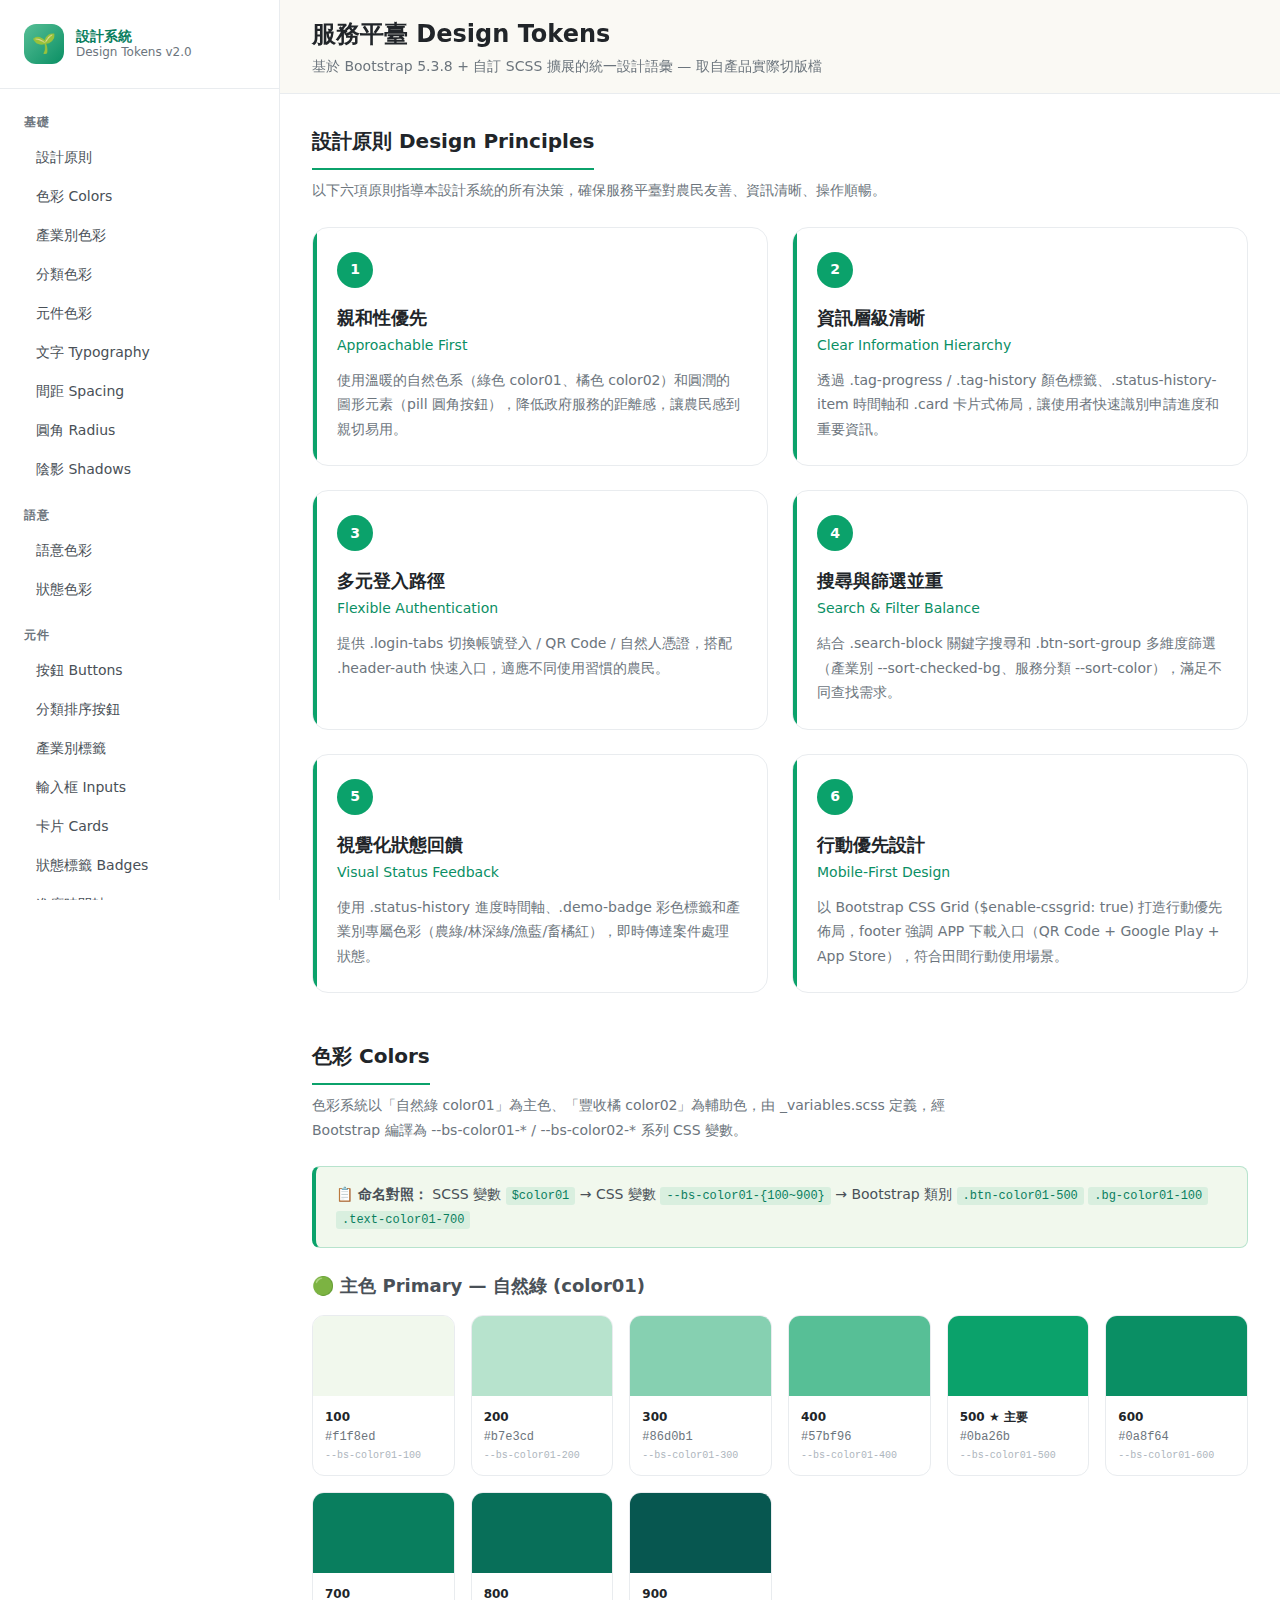
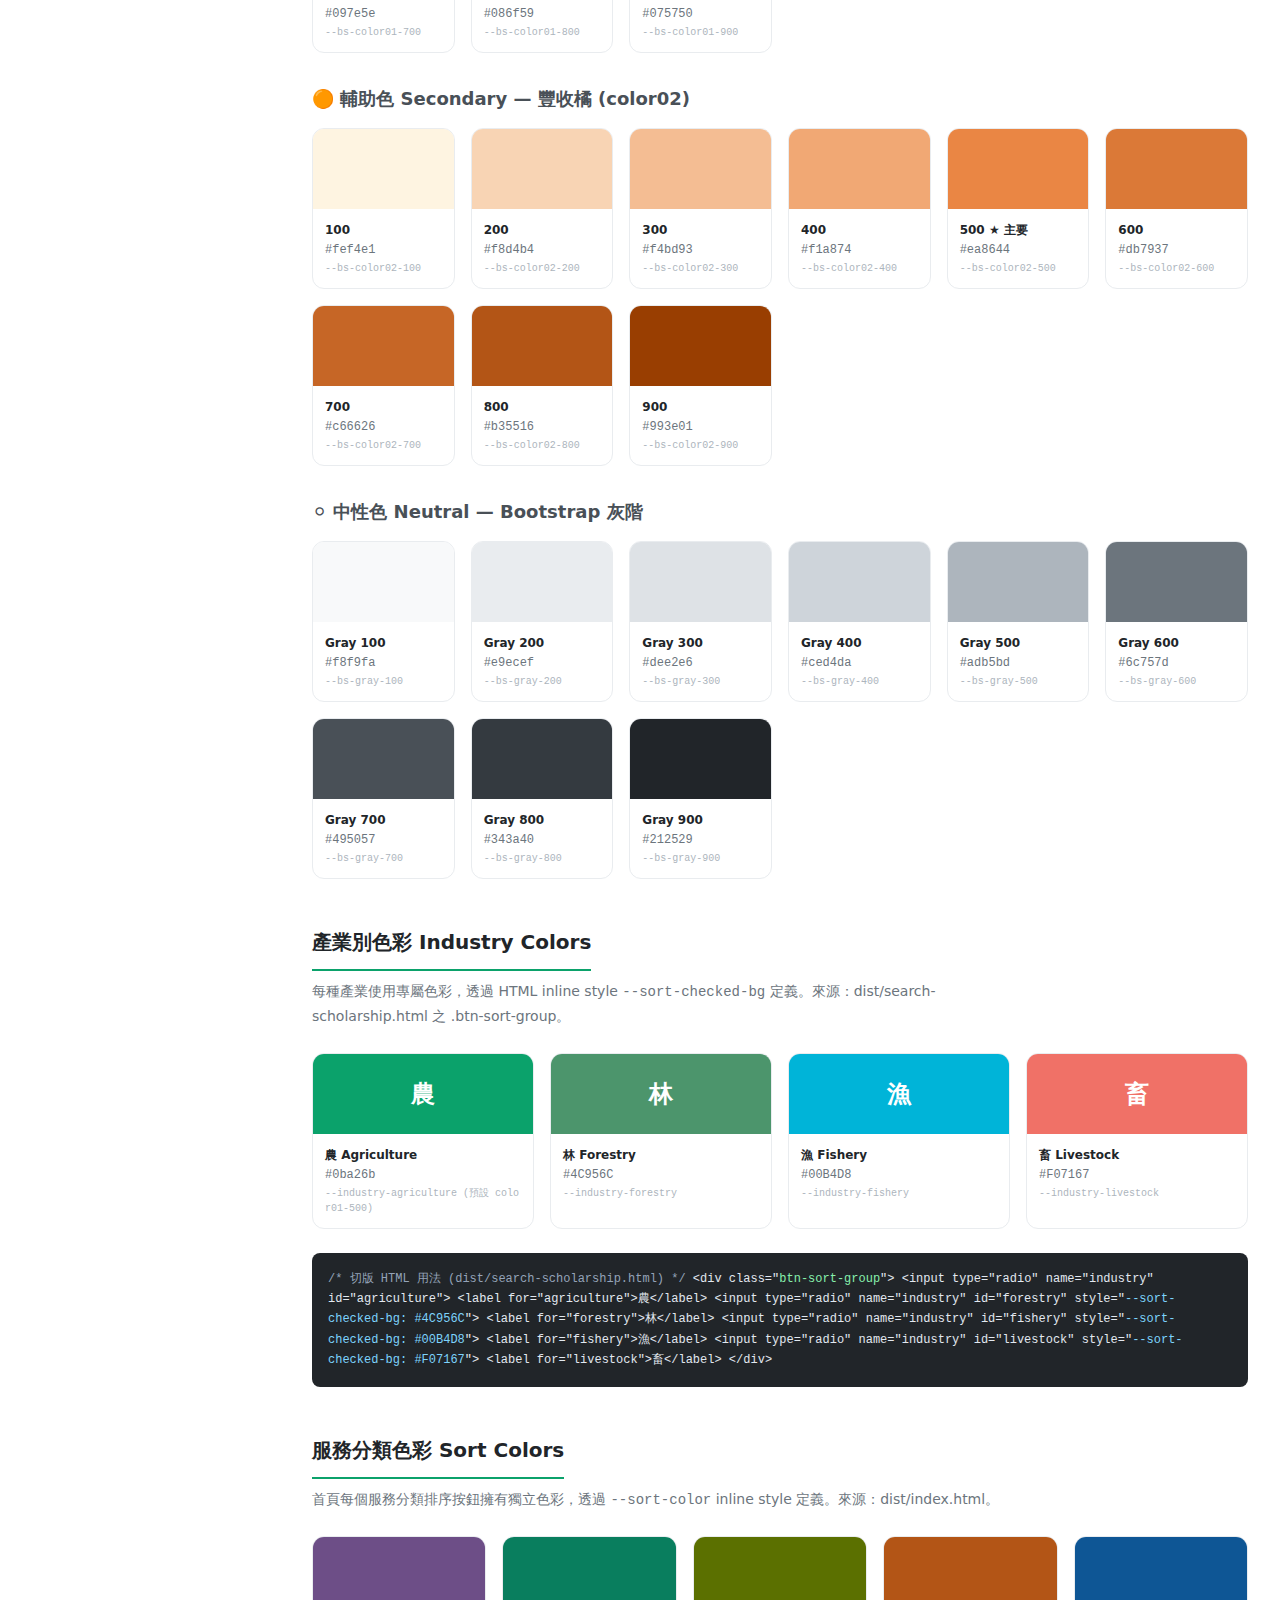
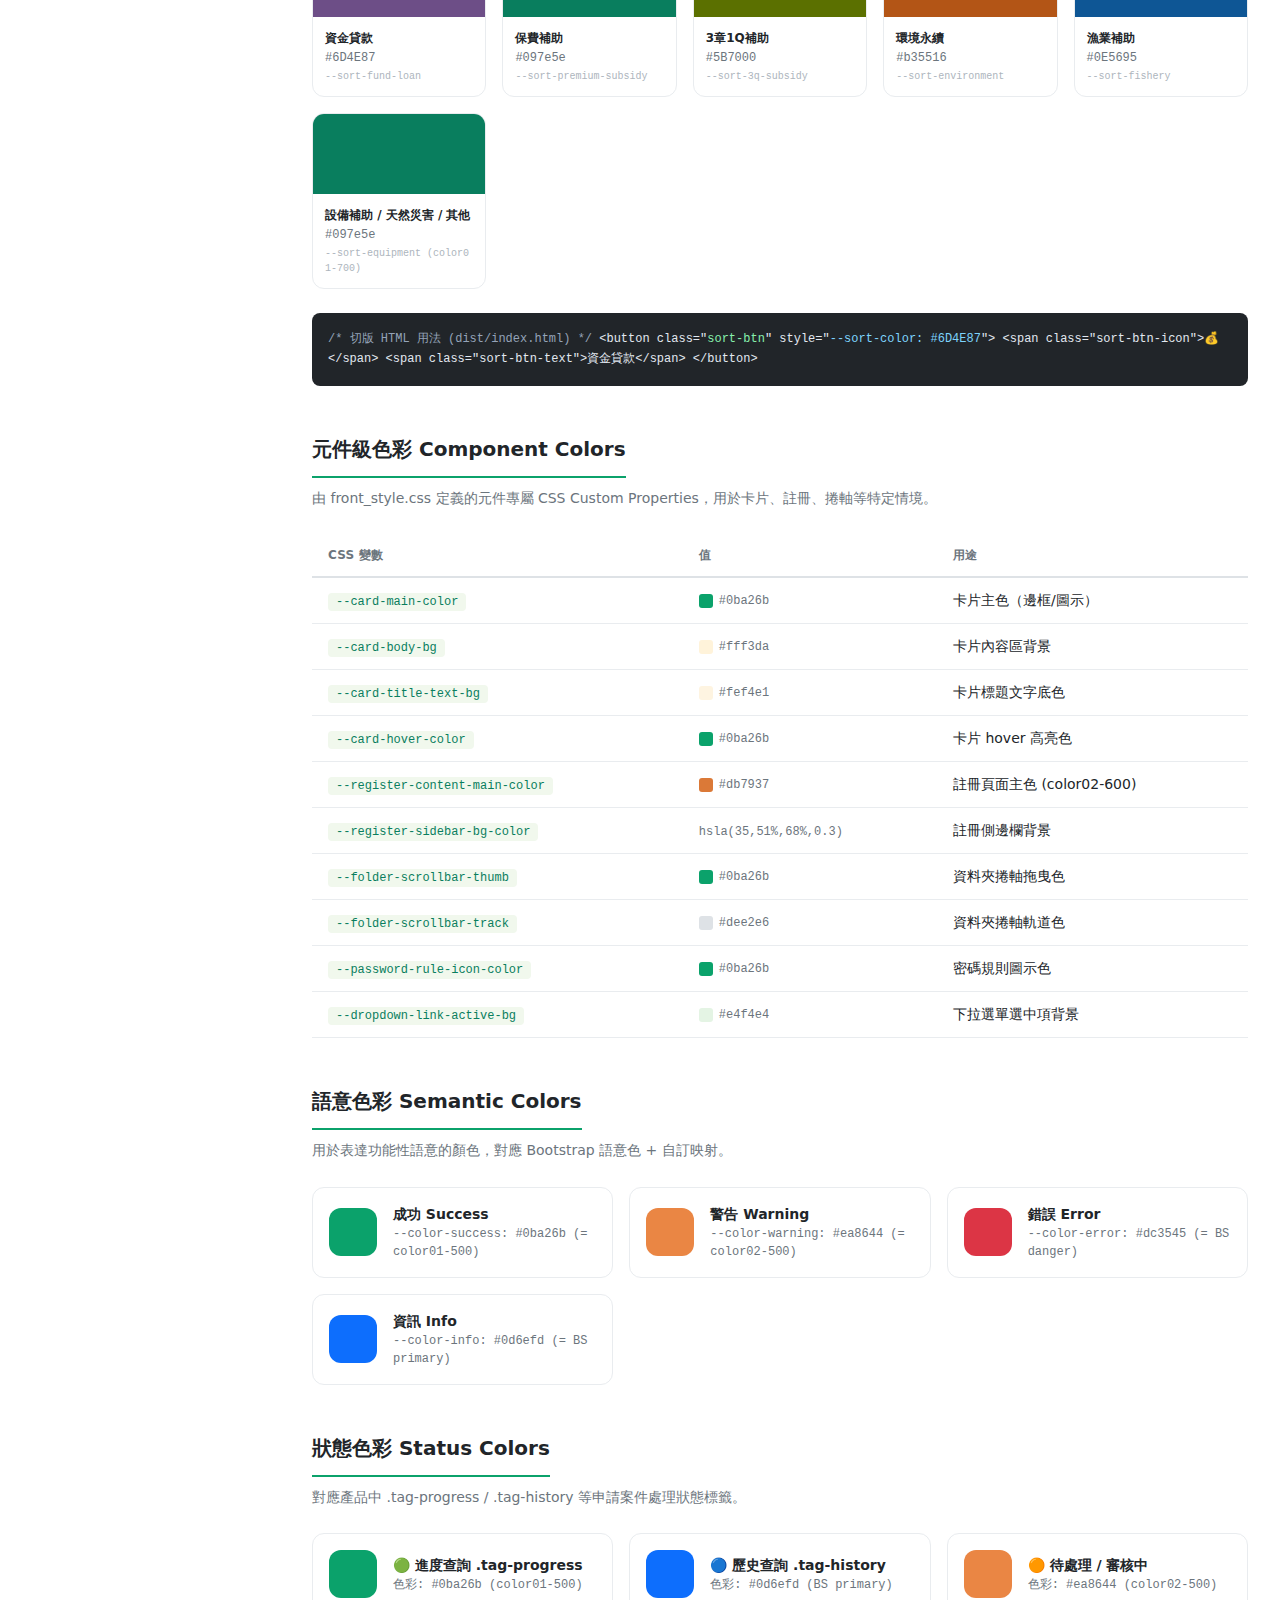
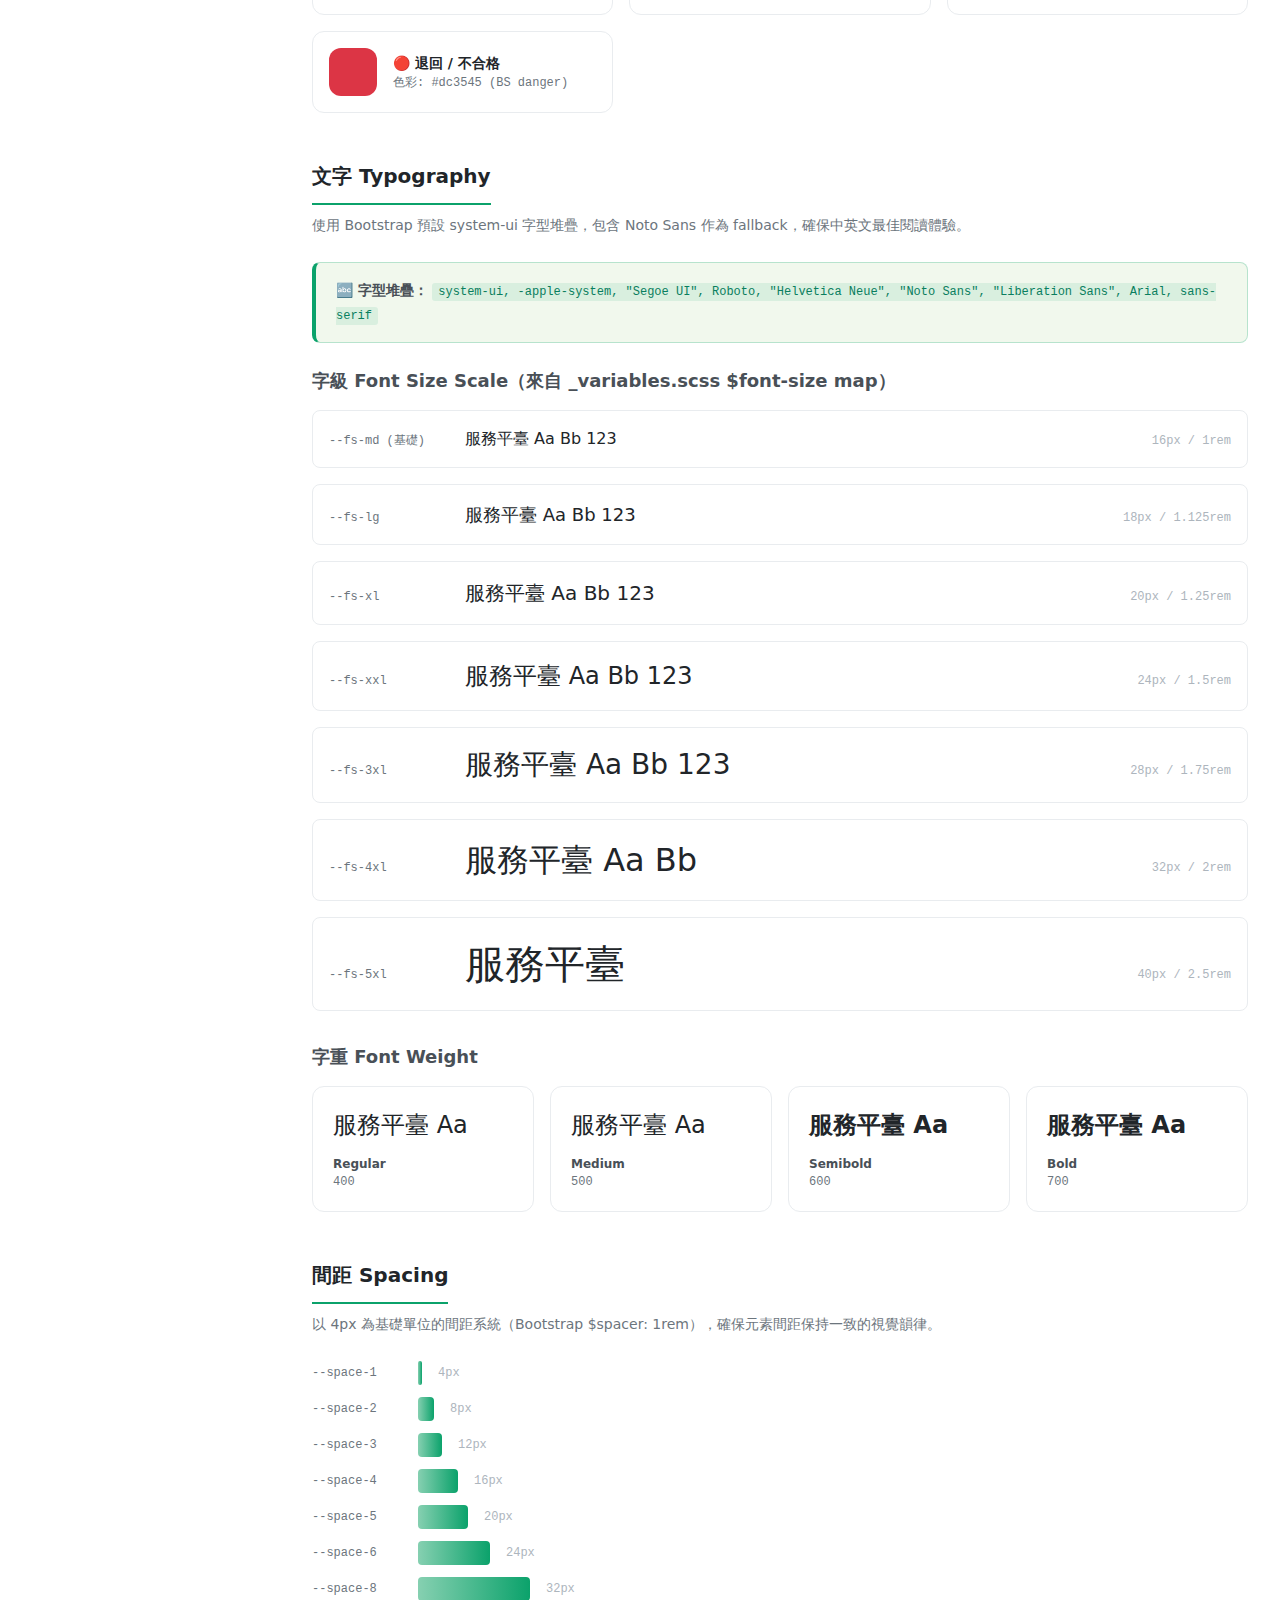
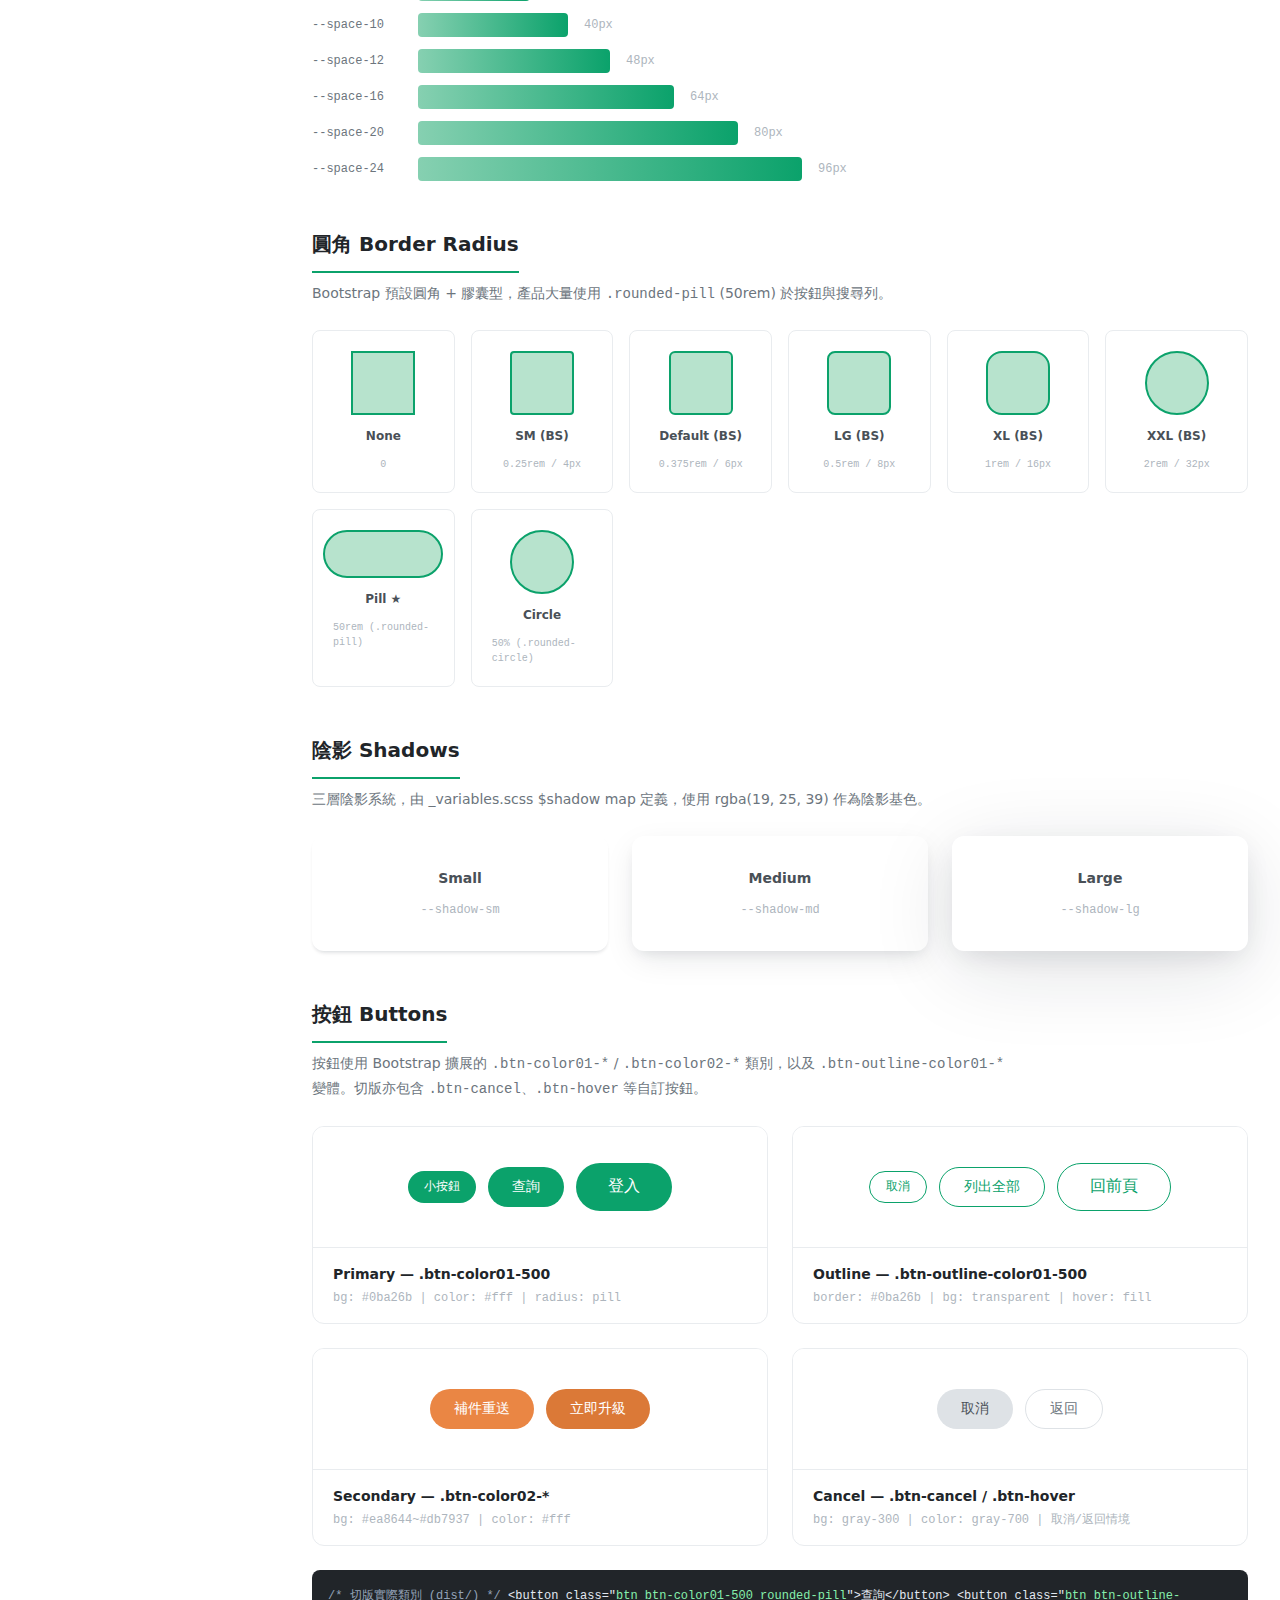
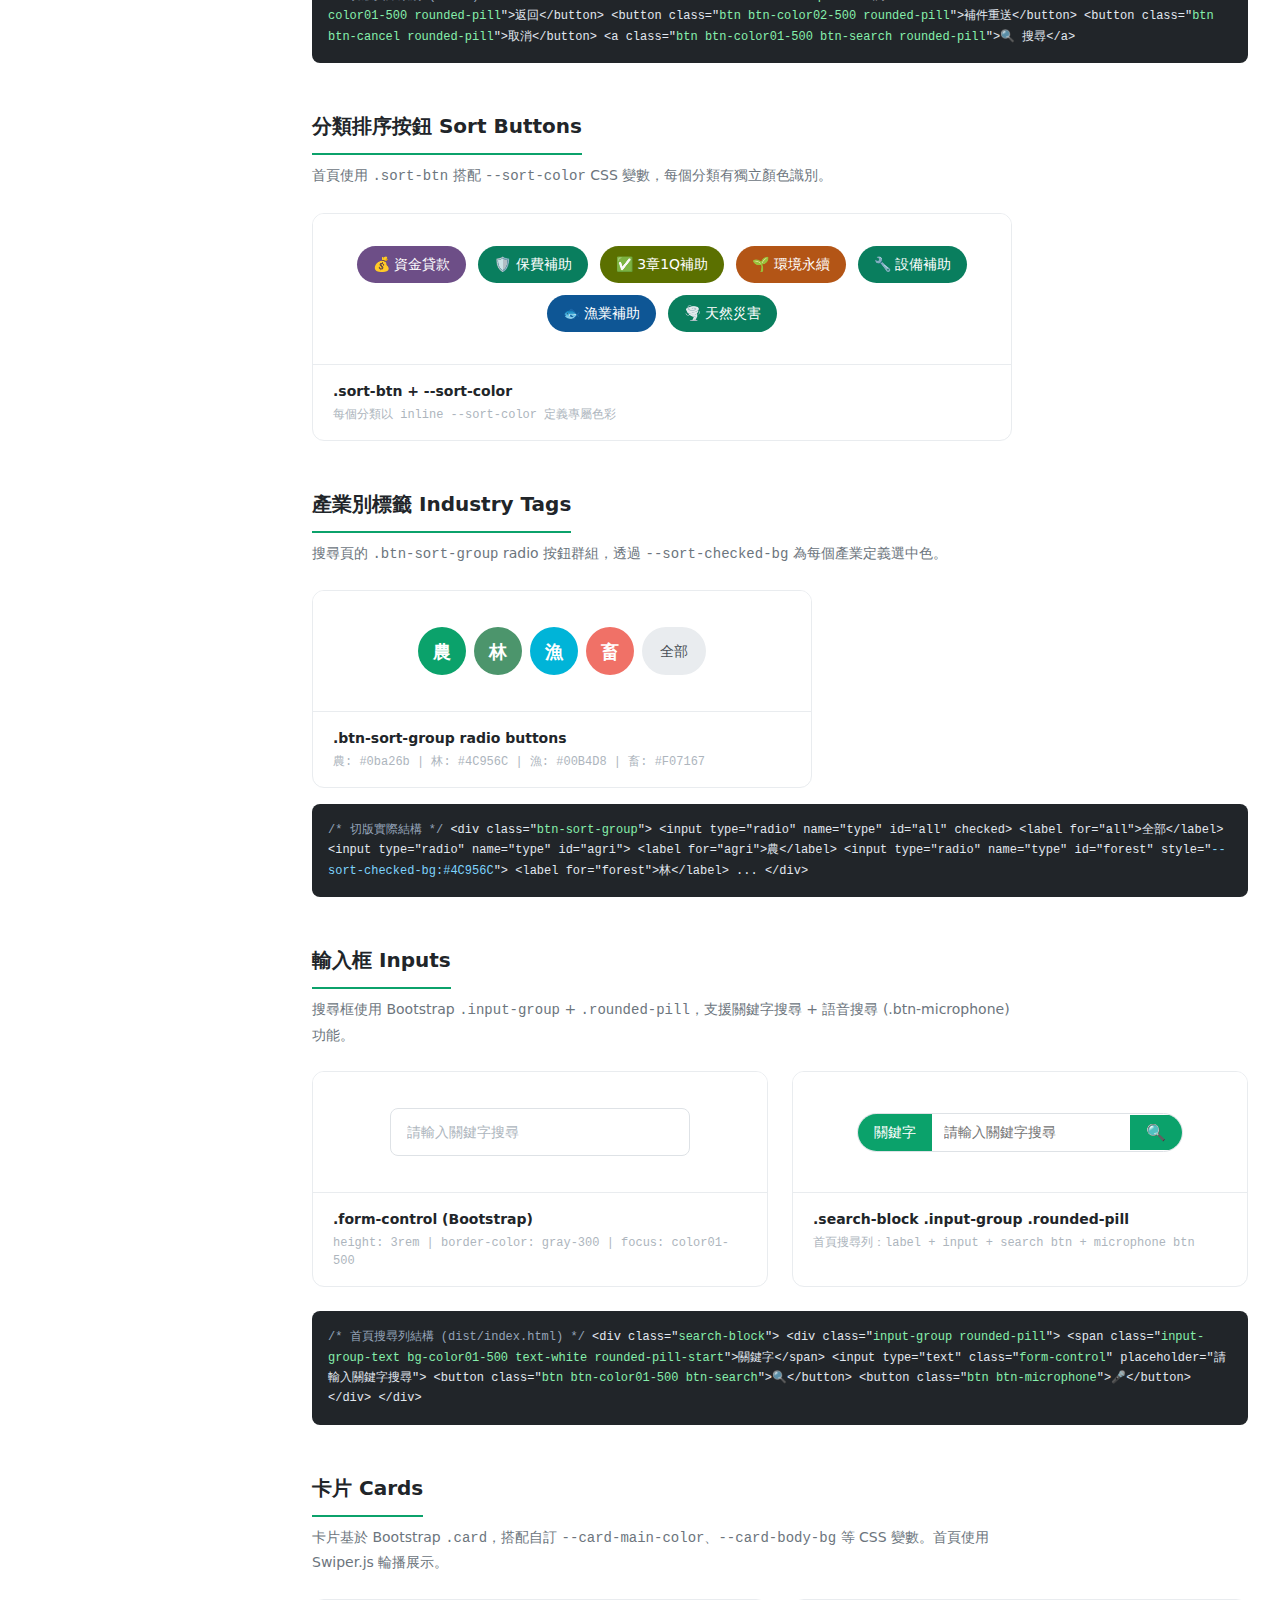
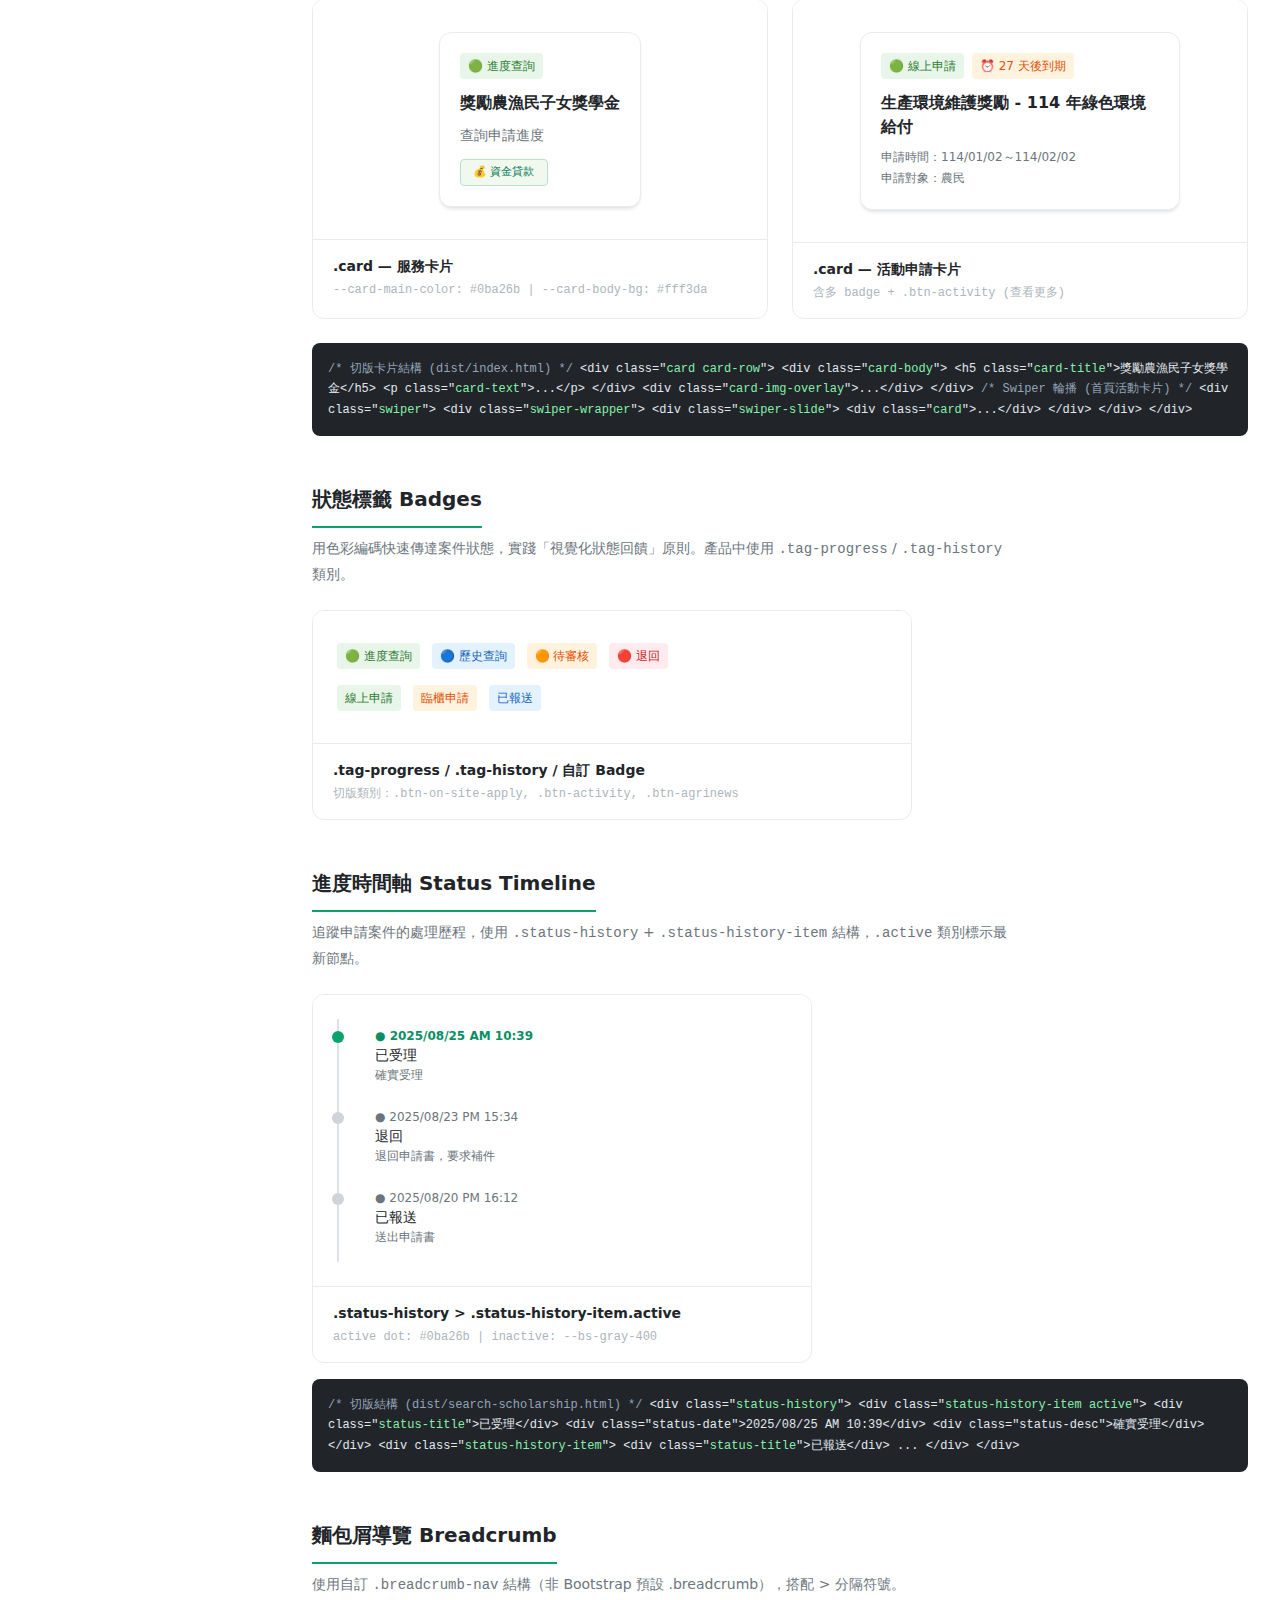
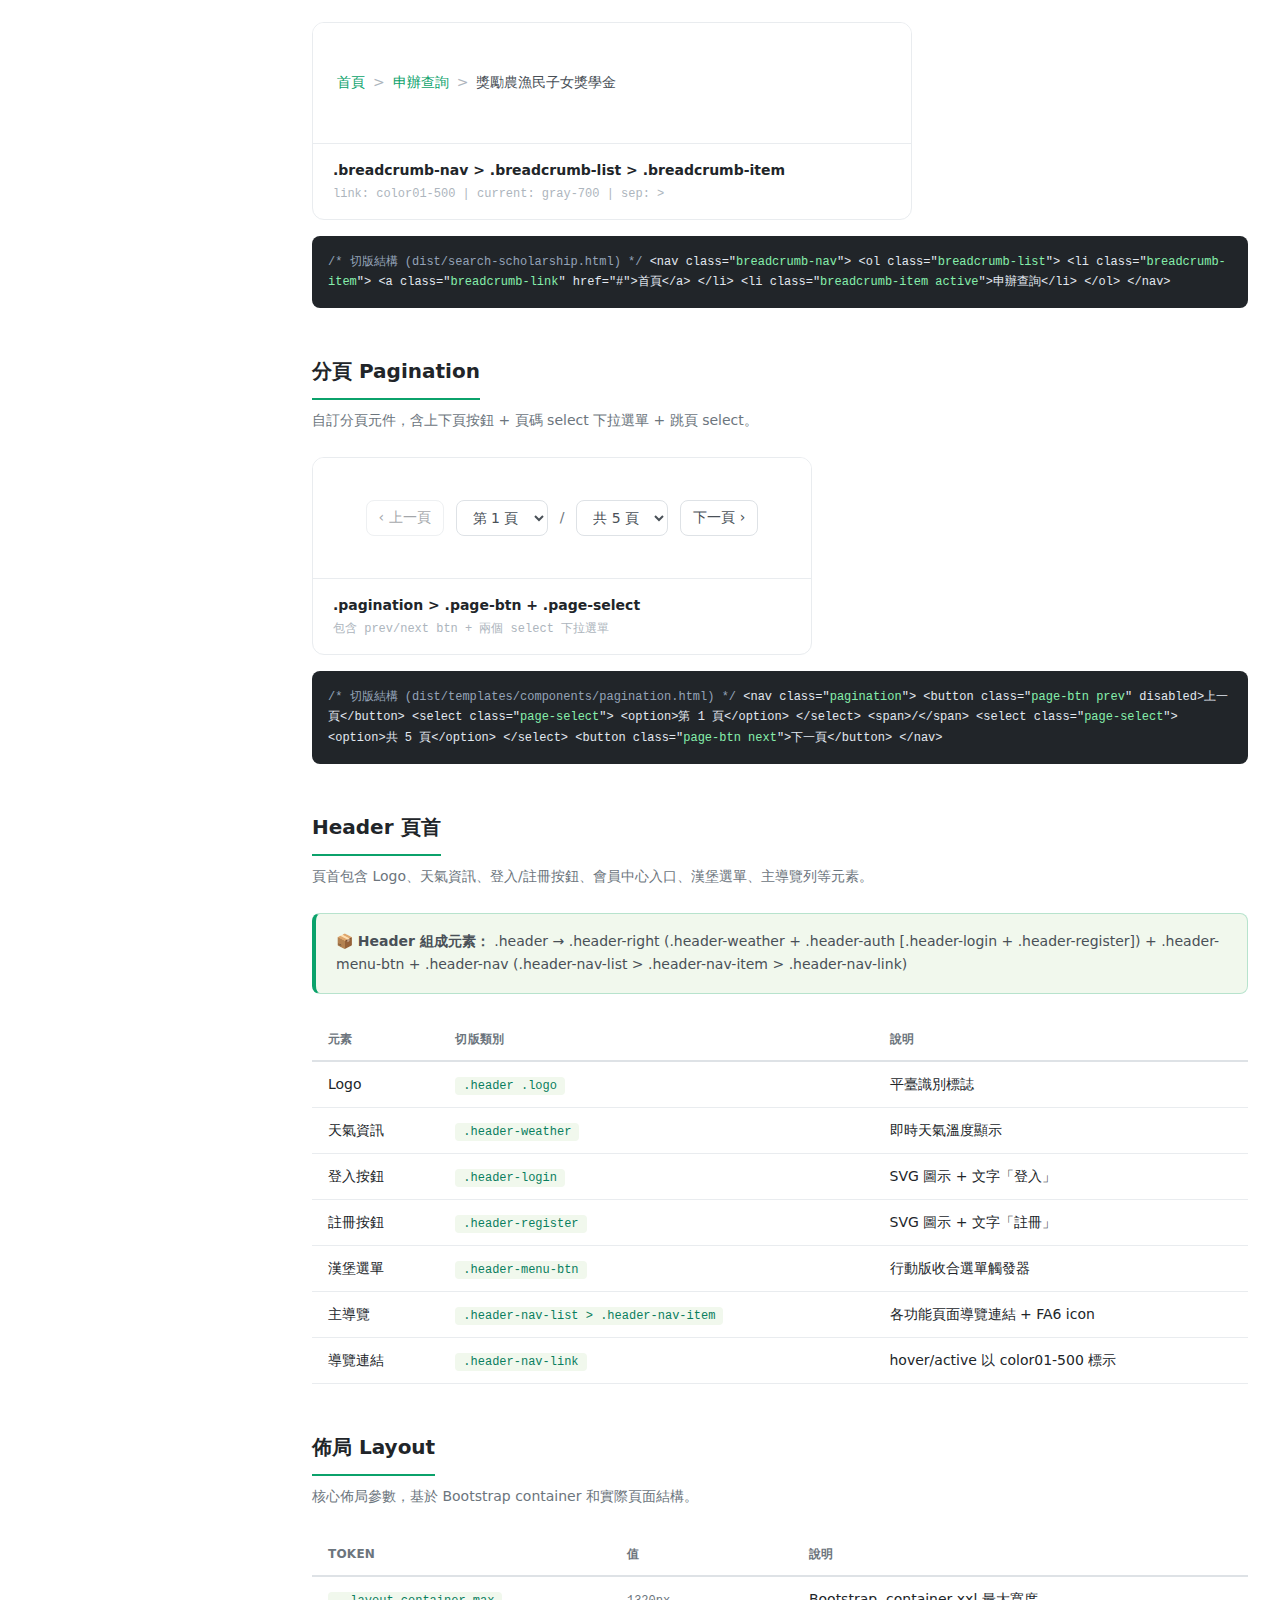
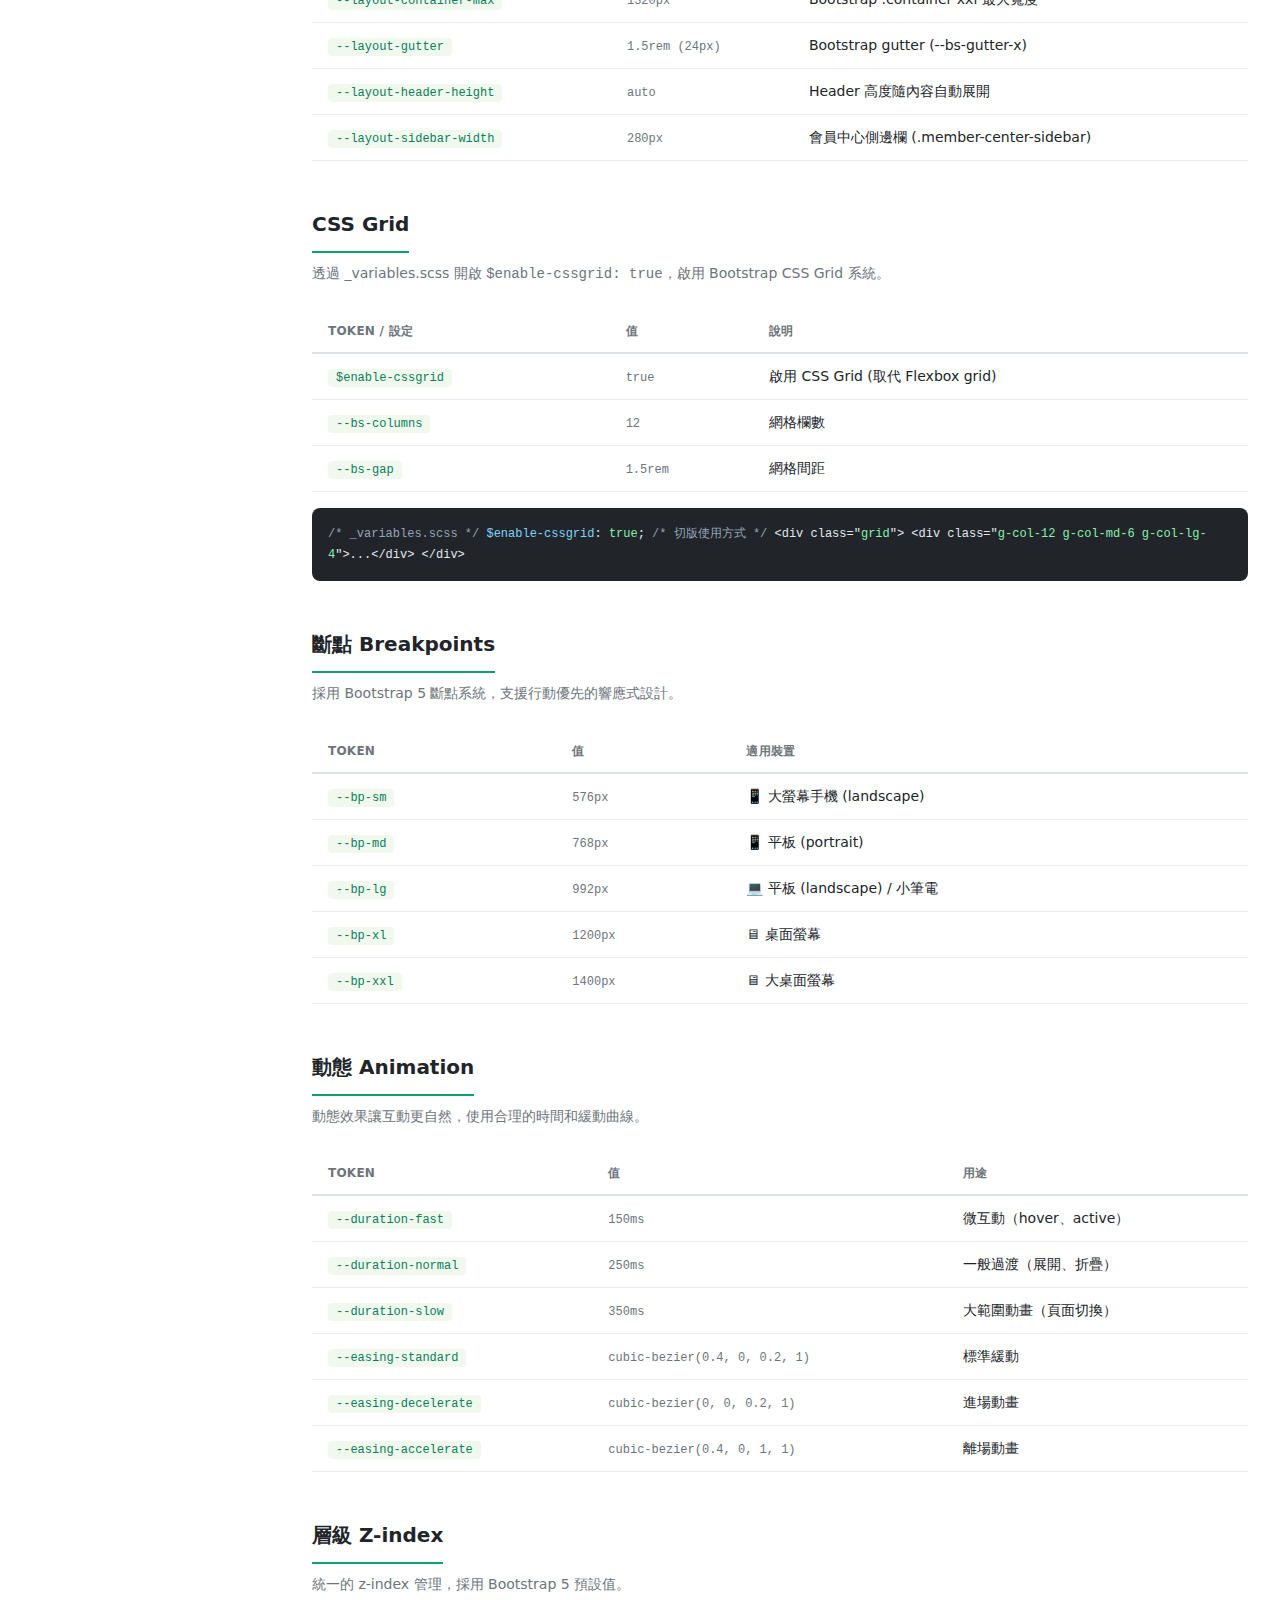
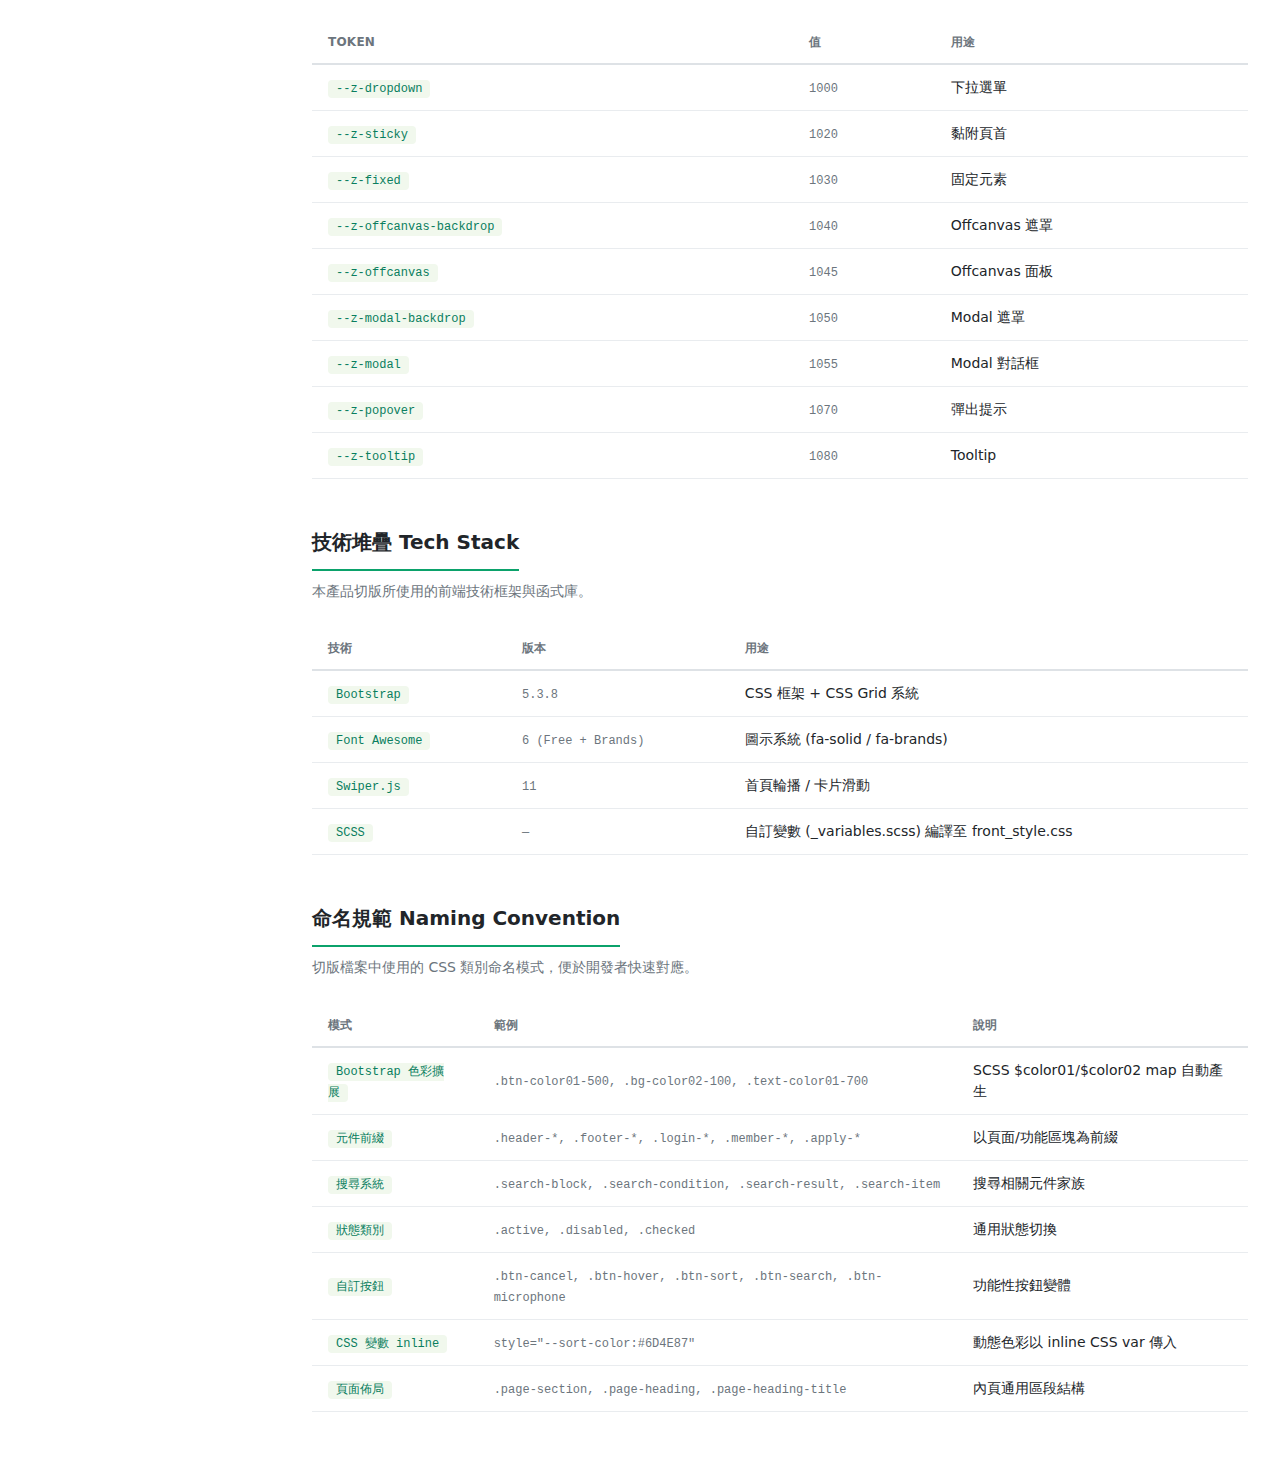
<file: designToken/index.html>
<!DOCTYPE html>
<html lang="zh-Hant">
<head>
  <meta charset="UTF-8">
  <meta name="viewport" content="width=device-width, initial-scale=1.0">
  <title>服務平臺 — Design Tokens</title>
  <link rel="stylesheet" href="css/tokens.css">
  <link rel="stylesheet" href="css/style.css">
  <link rel="icon" href="data:image/svg+xml,<svg xmlns='http://www.w3.org/2000/svg' viewBox='0 0 32 32'><text y='28' font-size='28'>🌿</text></svg>">
</head>
<body>

<!-- Mobile Toggle -->
<button class="mobile-toggle" id="mobileToggle" aria-label="Toggle sidebar">☰</button>

<div class="site-wrapper">
  <!-- ========== Sidebar ========== -->
  <aside class="sidebar" id="sidebar">
    <div class="sidebar__logo">
      <div class="sidebar__logo-icon">🌱</div>
      <div class="sidebar__logo-text">
        設計系統
        <span>Design Tokens v2.0</span>
      </div>
    </div>

    <div class="sidebar__section">
      <div class="sidebar__section-title">基礎</div>
      <ul class="sidebar__nav">
        <li><a href="#principles" class="active">設計原則</a></li>
        <li><a href="#colors">色彩 Colors</a></li>
        <li><a href="#industry-colors">產業別色彩</a></li>
        <li><a href="#sort-colors">分類色彩</a></li>
        <li><a href="#component-colors">元件色彩</a></li>
        <li><a href="#typography">文字 Typography</a></li>
        <li><a href="#spacing">間距 Spacing</a></li>
        <li><a href="#radius">圓角 Radius</a></li>
        <li><a href="#shadows">陰影 Shadows</a></li>
      </ul>
    </div>

    <div class="sidebar__section">
      <div class="sidebar__section-title">語意</div>
      <ul class="sidebar__nav">
        <li><a href="#semantic-colors">語意色彩</a></li>
        <li><a href="#status-colors">狀態色彩</a></li>
      </ul>
    </div>

    <div class="sidebar__section">
      <div class="sidebar__section-title">元件</div>
      <ul class="sidebar__nav">
        <li><a href="#buttons">按鈕 Buttons</a></li>
        <li><a href="#sort-buttons">分類排序按鈕</a></li>
        <li><a href="#industry-tags">產業別標籤</a></li>
        <li><a href="#inputs">輸入框 Inputs</a></li>
        <li><a href="#cards">卡片 Cards</a></li>
        <li><a href="#badges">狀態標籤 Badges</a></li>
        <li><a href="#timeline">進度時間軸</a></li>
        <li><a href="#breadcrumb">麵包屑導覽</a></li>
        <li><a href="#pagination">分頁 Pagination</a></li>
        <li><a href="#header">Header 頁首</a></li>
      </ul>
    </div>

    <div class="sidebar__section">
      <div class="sidebar__section-title">佈局</div>
      <ul class="sidebar__nav">
        <li><a href="#layout">佈局 Layout</a></li>
        <li><a href="#grid">CSS Grid</a></li>
        <li><a href="#breakpoints">斷點 Breakpoints</a></li>
        <li><a href="#animation">動態 Animation</a></li>
        <li><a href="#zindex">層級 Z-index</a></li>
      </ul>
    </div>

    <div class="sidebar__section">
      <div class="sidebar__section-title">技術</div>
      <ul class="sidebar__nav">
        <li><a href="#tech-stack">技術堆疊</a></li>
        <li><a href="#naming">命名規範</a></li>
      </ul>
    </div>
  </aside>

  <!-- ========== Main Content ========== -->
  <main class="main-content">
    <header class="page-header">
      <h1>服務平臺 Design Tokens</h1>
      <p>基於 Bootstrap 5.3.8 + 自訂 SCSS 擴展的統一設計語彙 — 取自產品實際切版檔</p>
    </header>

    <div class="content-area">

      <!-- ============================
           設計原則
           ============================ -->
      <section class="section" id="principles">
        <h2 class="section__title">設計原則 Design Principles</h2>
        <p class="section__desc">以下六項原則指導本設計系統的所有決策，確保服務平臺對農民友善、資訊清晰、操作順暢。</p>

        <div class="principles-grid">
          <div class="principle-card">
            <div class="principle-card__number">1</div>
            <div class="principle-card__title">親和性優先</div>
            <div class="principle-card__subtitle">Approachable First</div>
            <div class="principle-card__desc">使用溫暖的自然色系（綠色 color01、橘色 color02）和圓潤的圖形元素（pill 圓角按鈕），降低政府服務的距離感，讓農民感到親切易用。</div>
          </div>
          <div class="principle-card">
            <div class="principle-card__number">2</div>
            <div class="principle-card__title">資訊層級清晰</div>
            <div class="principle-card__subtitle">Clear Information Hierarchy</div>
            <div class="principle-card__desc">透過 .tag-progress / .tag-history 顏色標籤、.status-history-item 時間軸和 .card 卡片式佈局，讓使用者快速識別申請進度和重要資訊。</div>
          </div>
          <div class="principle-card">
            <div class="principle-card__number">3</div>
            <div class="principle-card__title">多元登入路徑</div>
            <div class="principle-card__subtitle">Flexible Authentication</div>
            <div class="principle-card__desc">提供 .login-tabs 切換帳號登入 / QR Code / 自然人憑證，搭配 .header-auth 快速入口，適應不同使用習慣的農民。</div>
          </div>
          <div class="principle-card">
            <div class="principle-card__number">4</div>
            <div class="principle-card__title">搜尋與篩選並重</div>
            <div class="principle-card__subtitle">Search &amp; Filter Balance</div>
            <div class="principle-card__desc">結合 .search-block 關鍵字搜尋和 .btn-sort-group 多維度篩選（產業別 --sort-checked-bg、服務分類 --sort-color），滿足不同查找需求。</div>
          </div>
          <div class="principle-card">
            <div class="principle-card__number">5</div>
            <div class="principle-card__title">視覺化狀態回饋</div>
            <div class="principle-card__subtitle">Visual Status Feedback</div>
            <div class="principle-card__desc">使用 .status-history 進度時間軸、.demo-badge 彩色標籤和產業別專屬色彩（農綠/林深綠/漁藍/畜橘紅），即時傳達案件處理狀態。</div>
          </div>
          <div class="principle-card">
            <div class="principle-card__number">6</div>
            <div class="principle-card__title">行動優先設計</div>
            <div class="principle-card__subtitle">Mobile-First Design</div>
            <div class="principle-card__desc">以 Bootstrap CSS Grid ($enable-cssgrid: true) 打造行動優先佈局，footer 強調 APP 下載入口（QR Code + Google Play + App Store），符合田間行動使用場景。</div>
          </div>
        </div>
      </section>

      <!-- ============================
           色彩
           ============================ -->
      <section class="section" id="colors">
        <h2 class="section__title">色彩 Colors</h2>
        <p class="section__desc">色彩系統以「自然綠 color01」為主色、「豐收橘 color02」為輔助色，由 _variables.scss 定義，經 Bootstrap 編譯為 --bs-color01-* / --bs-color02-* 系列 CSS 變數。</p>

        <div class="info-banner">
          <strong>📋 命名對照：</strong>
          SCSS 變數 <code>$color01</code> → CSS 變數 <code>--bs-color01-{100~900}</code> → Bootstrap 類別 <code>.btn-color01-500</code> <code>.bg-color01-100</code> <code>.text-color01-700</code>
        </div>

        <!-- Primary Green -->
        <div class="subsection">
          <h3 class="subsection__title">🟢 主色 Primary — 自然綠 (color01)</h3>
          <div class="color-grid">
            <div class="color-swatch" data-token="--bs-color01-100">
              <div class="color-swatch__preview" style="background:#f1f8ed"></div>
              <div class="color-swatch__info">
                <div class="color-swatch__name">100</div>
                <div class="color-swatch__value">#f1f8ed</div>
                <div class="color-swatch__token">--bs-color01-100</div>
              </div>
            </div>
            <div class="color-swatch" data-token="--bs-color01-200">
              <div class="color-swatch__preview" style="background:#b7e3cd"></div>
              <div class="color-swatch__info">
                <div class="color-swatch__name">200</div>
                <div class="color-swatch__value">#b7e3cd</div>
                <div class="color-swatch__token">--bs-color01-200</div>
              </div>
            </div>
            <div class="color-swatch" data-token="--bs-color01-300">
              <div class="color-swatch__preview" style="background:#86d0b1"></div>
              <div class="color-swatch__info">
                <div class="color-swatch__name">300</div>
                <div class="color-swatch__value">#86d0b1</div>
                <div class="color-swatch__token">--bs-color01-300</div>
              </div>
            </div>
            <div class="color-swatch" data-token="--bs-color01-400">
              <div class="color-swatch__preview" style="background:#57bf96"></div>
              <div class="color-swatch__info">
                <div class="color-swatch__name">400</div>
                <div class="color-swatch__value">#57bf96</div>
                <div class="color-swatch__token">--bs-color01-400</div>
              </div>
            </div>
            <div class="color-swatch" data-token="--bs-color01-500">
              <div class="color-swatch__preview" style="background:#0ba26b"></div>
              <div class="color-swatch__info">
                <div class="color-swatch__name">500 ★ 主要</div>
                <div class="color-swatch__value">#0ba26b</div>
                <div class="color-swatch__token">--bs-color01-500</div>
              </div>
            </div>
            <div class="color-swatch" data-token="--bs-color01-600">
              <div class="color-swatch__preview" style="background:#0a8f64"></div>
              <div class="color-swatch__info">
                <div class="color-swatch__name">600</div>
                <div class="color-swatch__value">#0a8f64</div>
                <div class="color-swatch__token">--bs-color01-600</div>
              </div>
            </div>
            <div class="color-swatch" data-token="--bs-color01-700">
              <div class="color-swatch__preview" style="background:#097e5e"></div>
              <div class="color-swatch__info">
                <div class="color-swatch__name">700</div>
                <div class="color-swatch__value">#097e5e</div>
                <div class="color-swatch__token">--bs-color01-700</div>
              </div>
            </div>
            <div class="color-swatch" data-token="--bs-color01-800">
              <div class="color-swatch__preview" style="background:#086f59"></div>
              <div class="color-swatch__info">
                <div class="color-swatch__name">800</div>
                <div class="color-swatch__value">#086f59</div>
                <div class="color-swatch__token">--bs-color01-800</div>
              </div>
            </div>
            <div class="color-swatch" data-token="--bs-color01-900">
              <div class="color-swatch__preview" style="background:#075750; color:white"></div>
              <div class="color-swatch__info">
                <div class="color-swatch__name">900</div>
                <div class="color-swatch__value">#075750</div>
                <div class="color-swatch__token">--bs-color01-900</div>
              </div>
            </div>
          </div>
        </div>

        <!-- Secondary Orange -->
        <div class="subsection">
          <h3 class="subsection__title">🟠 輔助色 Secondary — 豐收橘 (color02)</h3>
          <div class="color-grid">
            <div class="color-swatch" data-token="--bs-color02-100">
              <div class="color-swatch__preview" style="background:#fef4e1"></div>
              <div class="color-swatch__info">
                <div class="color-swatch__name">100</div>
                <div class="color-swatch__value">#fef4e1</div>
                <div class="color-swatch__token">--bs-color02-100</div>
              </div>
            </div>
            <div class="color-swatch" data-token="--bs-color02-200">
              <div class="color-swatch__preview" style="background:#f8d4b4"></div>
              <div class="color-swatch__info">
                <div class="color-swatch__name">200</div>
                <div class="color-swatch__value">#f8d4b4</div>
                <div class="color-swatch__token">--bs-color02-200</div>
              </div>
            </div>
            <div class="color-swatch" data-token="--bs-color02-300">
              <div class="color-swatch__preview" style="background:#f4bd93"></div>
              <div class="color-swatch__info">
                <div class="color-swatch__name">300</div>
                <div class="color-swatch__value">#f4bd93</div>
                <div class="color-swatch__token">--bs-color02-300</div>
              </div>
            </div>
            <div class="color-swatch" data-token="--bs-color02-400">
              <div class="color-swatch__preview" style="background:#f1a874"></div>
              <div class="color-swatch__info">
                <div class="color-swatch__name">400</div>
                <div class="color-swatch__value">#f1a874</div>
                <div class="color-swatch__token">--bs-color02-400</div>
              </div>
            </div>
            <div class="color-swatch" data-token="--bs-color02-500">
              <div class="color-swatch__preview" style="background:#ea8644"></div>
              <div class="color-swatch__info">
                <div class="color-swatch__name">500 ★ 主要</div>
                <div class="color-swatch__value">#ea8644</div>
                <div class="color-swatch__token">--bs-color02-500</div>
              </div>
            </div>
            <div class="color-swatch" data-token="--bs-color02-600">
              <div class="color-swatch__preview" style="background:#db7937"></div>
              <div class="color-swatch__info">
                <div class="color-swatch__name">600</div>
                <div class="color-swatch__value">#db7937</div>
                <div class="color-swatch__token">--bs-color02-600</div>
              </div>
            </div>
            <div class="color-swatch" data-token="--bs-color02-700">
              <div class="color-swatch__preview" style="background:#c66626"></div>
              <div class="color-swatch__info">
                <div class="color-swatch__name">700</div>
                <div class="color-swatch__value">#c66626</div>
                <div class="color-swatch__token">--bs-color02-700</div>
              </div>
            </div>
            <div class="color-swatch" data-token="--bs-color02-800">
              <div class="color-swatch__preview" style="background:#b35516"></div>
              <div class="color-swatch__info">
                <div class="color-swatch__name">800</div>
                <div class="color-swatch__value">#b35516</div>
                <div class="color-swatch__token">--bs-color02-800</div>
              </div>
            </div>
            <div class="color-swatch" data-token="--bs-color02-900">
              <div class="color-swatch__preview" style="background:#993e01"></div>
              <div class="color-swatch__info">
                <div class="color-swatch__name">900</div>
                <div class="color-swatch__value">#993e01</div>
                <div class="color-swatch__token">--bs-color02-900</div>
              </div>
            </div>
          </div>
        </div>

        <!-- Gray -->
        <div class="subsection">
          <h3 class="subsection__title">⚪ 中性色 Neutral — Bootstrap 灰階</h3>
          <div class="color-grid">
            <div class="color-swatch"><div class="color-swatch__preview" style="background:#f8f9fa"></div><div class="color-swatch__info"><div class="color-swatch__name">Gray 100</div><div class="color-swatch__value">#f8f9fa</div><div class="color-swatch__token">--bs-gray-100</div></div></div>
            <div class="color-swatch"><div class="color-swatch__preview" style="background:#e9ecef"></div><div class="color-swatch__info"><div class="color-swatch__name">Gray 200</div><div class="color-swatch__value">#e9ecef</div><div class="color-swatch__token">--bs-gray-200</div></div></div>
            <div class="color-swatch"><div class="color-swatch__preview" style="background:#dee2e6"></div><div class="color-swatch__info"><div class="color-swatch__name">Gray 300</div><div class="color-swatch__value">#dee2e6</div><div class="color-swatch__token">--bs-gray-300</div></div></div>
            <div class="color-swatch"><div class="color-swatch__preview" style="background:#ced4da"></div><div class="color-swatch__info"><div class="color-swatch__name">Gray 400</div><div class="color-swatch__value">#ced4da</div><div class="color-swatch__token">--bs-gray-400</div></div></div>
            <div class="color-swatch"><div class="color-swatch__preview" style="background:#adb5bd"></div><div class="color-swatch__info"><div class="color-swatch__name">Gray 500</div><div class="color-swatch__value">#adb5bd</div><div class="color-swatch__token">--bs-gray-500</div></div></div>
            <div class="color-swatch"><div class="color-swatch__preview" style="background:#6c757d;color:white"></div><div class="color-swatch__info"><div class="color-swatch__name">Gray 600</div><div class="color-swatch__value">#6c757d</div><div class="color-swatch__token">--bs-gray-600</div></div></div>
            <div class="color-swatch"><div class="color-swatch__preview" style="background:#495057;color:white"></div><div class="color-swatch__info"><div class="color-swatch__name">Gray 700</div><div class="color-swatch__value">#495057</div><div class="color-swatch__token">--bs-gray-700</div></div></div>
            <div class="color-swatch"><div class="color-swatch__preview" style="background:#343a40;color:white"></div><div class="color-swatch__info"><div class="color-swatch__name">Gray 800</div><div class="color-swatch__value">#343a40</div><div class="color-swatch__token">--bs-gray-800</div></div></div>
            <div class="color-swatch"><div class="color-swatch__preview" style="background:#212529;color:white"></div><div class="color-swatch__info"><div class="color-swatch__name">Gray 900</div><div class="color-swatch__value">#212529</div><div class="color-swatch__token">--bs-gray-900</div></div></div>
          </div>
        </div>
      </section>

      <!-- ============================
           產業別色彩
           ============================ -->
      <section class="section" id="industry-colors">
        <h2 class="section__title">產業別色彩 Industry Colors</h2>
        <p class="section__desc">每種產業使用專屬色彩，透過 HTML inline style <code>--sort-checked-bg</code> 定義。來源：dist/search-scholarship.html 之 .btn-sort-group。</p>

        <div class="color-grid" style="grid-template-columns: repeat(4, 1fr);">
          <div class="color-swatch">
            <div class="color-swatch__preview" style="background:#0ba26b; display:flex; align-items:center; justify-content:center; color:white; font-size:1.5rem; font-weight:700">農</div>
            <div class="color-swatch__info">
              <div class="color-swatch__name">農 Agriculture</div>
              <div class="color-swatch__value">#0ba26b</div>
              <div class="color-swatch__token">--industry-agriculture (預設 color01-500)</div>
            </div>
          </div>
          <div class="color-swatch">
            <div class="color-swatch__preview" style="background:#4C956C; display:flex; align-items:center; justify-content:center; color:white; font-size:1.5rem; font-weight:700">林</div>
            <div class="color-swatch__info">
              <div class="color-swatch__name">林 Forestry</div>
              <div class="color-swatch__value">#4C956C</div>
              <div class="color-swatch__token">--industry-forestry</div>
            </div>
          </div>
          <div class="color-swatch">
            <div class="color-swatch__preview" style="background:#00B4D8; display:flex; align-items:center; justify-content:center; color:white; font-size:1.5rem; font-weight:700">漁</div>
            <div class="color-swatch__info">
              <div class="color-swatch__name">漁 Fishery</div>
              <div class="color-swatch__value">#00B4D8</div>
              <div class="color-swatch__token">--industry-fishery</div>
            </div>
          </div>
          <div class="color-swatch">
            <div class="color-swatch__preview" style="background:#F07167; display:flex; align-items:center; justify-content:center; color:white; font-size:1.5rem; font-weight:700">畜</div>
            <div class="color-swatch__info">
              <div class="color-swatch__name">畜 Livestock</div>
              <div class="color-swatch__value">#F07167</div>
              <div class="color-swatch__token">--industry-livestock</div>
            </div>
          </div>
        </div>

        <div class="code-block" style="margin-top:var(--space-6)">
<span class="token-comment">/* 切版 HTML 用法 (dist/search-scholarship.html) */</span>
&lt;div class="<span class="token-string">btn-sort-group</span>"&gt;
  &lt;input type="radio" name="industry" id="agriculture"&gt;
  &lt;label for="agriculture"&gt;農&lt;/label&gt;
  &lt;input type="radio" name="industry" id="forestry"
         style="<span class="token-keyword">--sort-checked-bg: #4C956C</span>"&gt;
  &lt;label for="forestry"&gt;林&lt;/label&gt;
  &lt;input type="radio" name="industry" id="fishery"
         style="<span class="token-keyword">--sort-checked-bg: #00B4D8</span>"&gt;
  &lt;label for="fishery"&gt;漁&lt;/label&gt;
  &lt;input type="radio" name="industry" id="livestock"
         style="<span class="token-keyword">--sort-checked-bg: #F07167</span>"&gt;
  &lt;label for="livestock"&gt;畜&lt;/label&gt;
&lt;/div&gt;
        </div>
      </section>

      <!-- ============================
           服務分類色彩
           ============================ -->
      <section class="section" id="sort-colors">
        <h2 class="section__title">服務分類色彩 Sort Colors</h2>
        <p class="section__desc">首頁每個服務分類排序按鈕擁有獨立色彩，透過 <code>--sort-color</code> inline style 定義。來源：dist/index.html。</p>

        <div class="color-grid" style="grid-template-columns: repeat(auto-fill, minmax(160px, 1fr));">
          <div class="color-swatch">
            <div class="color-swatch__preview" style="background:#6D4E87"></div>
            <div class="color-swatch__info">
              <div class="color-swatch__name">資金貸款</div>
              <div class="color-swatch__value">#6D4E87</div>
              <div class="color-swatch__token">--sort-fund-loan</div>
            </div>
          </div>
          <div class="color-swatch">
            <div class="color-swatch__preview" style="background:#097e5e"></div>
            <div class="color-swatch__info">
              <div class="color-swatch__name">保費補助</div>
              <div class="color-swatch__value">#097e5e</div>
              <div class="color-swatch__token">--sort-premium-subsidy</div>
            </div>
          </div>
          <div class="color-swatch">
            <div class="color-swatch__preview" style="background:#5B7000"></div>
            <div class="color-swatch__info">
              <div class="color-swatch__name">3章1Q補助</div>
              <div class="color-swatch__value">#5B7000</div>
              <div class="color-swatch__token">--sort-3q-subsidy</div>
            </div>
          </div>
          <div class="color-swatch">
            <div class="color-swatch__preview" style="background:#b35516"></div>
            <div class="color-swatch__info">
              <div class="color-swatch__name">環境永續</div>
              <div class="color-swatch__value">#b35516</div>
              <div class="color-swatch__token">--sort-environment</div>
            </div>
          </div>
          <div class="color-swatch">
            <div class="color-swatch__preview" style="background:#0E5695"></div>
            <div class="color-swatch__info">
              <div class="color-swatch__name">漁業補助</div>
              <div class="color-swatch__value">#0E5695</div>
              <div class="color-swatch__token">--sort-fishery</div>
            </div>
          </div>
          <div class="color-swatch">
            <div class="color-swatch__preview" style="background:#097e5e"></div>
            <div class="color-swatch__info">
              <div class="color-swatch__name">設備補助 / 天然災害 / 其他</div>
              <div class="color-swatch__value">#097e5e</div>
              <div class="color-swatch__token">--sort-equipment (color01-700)</div>
            </div>
          </div>
        </div>

        <div class="code-block" style="margin-top:var(--space-6)">
<span class="token-comment">/* 切版 HTML 用法 (dist/index.html) */</span>
&lt;button class="<span class="token-string">sort-btn</span>" style="<span class="token-keyword">--sort-color: #6D4E87</span>"&gt;
  &lt;span class="sort-btn-icon"&gt;💰&lt;/span&gt;
  &lt;span class="sort-btn-text"&gt;資金貸款&lt;/span&gt;
&lt;/button&gt;
        </div>
      </section>

      <!-- ============================
           元件級色彩
           ============================ -->
      <section class="section" id="component-colors">
        <h2 class="section__title">元件級色彩 Component Colors</h2>
        <p class="section__desc">由 front_style.css 定義的元件專屬 CSS Custom Properties，用於卡片、註冊、捲軸等特定情境。</p>

        <table class="token-table">
          <thead>
            <tr><th>CSS 變數</th><th>值</th><th>用途</th></tr>
          </thead>
          <tbody>
            <tr>
              <td><span class="token-name">--card-main-color</span></td>
              <td><span class="token-value" style="display:flex;align-items:center;gap:6px"><span style="display:inline-block;width:14px;height:14px;border-radius:3px;background:#0ba26b"></span>#0ba26b</span></td>
              <td>卡片主色（邊框/圖示）</td>
            </tr>
            <tr>
              <td><span class="token-name">--card-body-bg</span></td>
              <td><span class="token-value" style="display:flex;align-items:center;gap:6px"><span style="display:inline-block;width:14px;height:14px;border-radius:3px;background:#fff3da"></span>#fff3da</span></td>
              <td>卡片內容區背景</td>
            </tr>
            <tr>
              <td><span class="token-name">--card-title-text-bg</span></td>
              <td><span class="token-value" style="display:flex;align-items:center;gap:6px"><span style="display:inline-block;width:14px;height:14px;border-radius:3px;background:#fef4e1"></span>#fef4e1</span></td>
              <td>卡片標題文字底色</td>
            </tr>
            <tr>
              <td><span class="token-name">--card-hover-color</span></td>
              <td><span class="token-value" style="display:flex;align-items:center;gap:6px"><span style="display:inline-block;width:14px;height:14px;border-radius:3px;background:#0ba26b"></span>#0ba26b</span></td>
              <td>卡片 hover 高亮色</td>
            </tr>
            <tr>
              <td><span class="token-name">--register-content-main-color</span></td>
              <td><span class="token-value" style="display:flex;align-items:center;gap:6px"><span style="display:inline-block;width:14px;height:14px;border-radius:3px;background:#db7937"></span>#db7937</span></td>
              <td>註冊頁面主色 (color02-600)</td>
            </tr>
            <tr>
              <td><span class="token-name">--register-sidebar-bg-color</span></td>
              <td><span class="token-value">hsla(35,51%,68%,0.3)</span></td>
              <td>註冊側邊欄背景</td>
            </tr>
            <tr>
              <td><span class="token-name">--folder-scrollbar-thumb</span></td>
              <td><span class="token-value" style="display:flex;align-items:center;gap:6px"><span style="display:inline-block;width:14px;height:14px;border-radius:3px;background:#0ba26b"></span>#0ba26b</span></td>
              <td>資料夾捲軸拖曳色</td>
            </tr>
            <tr>
              <td><span class="token-name">--folder-scrollbar-track</span></td>
              <td><span class="token-value" style="display:flex;align-items:center;gap:6px"><span style="display:inline-block;width:14px;height:14px;border-radius:3px;background:#dee2e6"></span>#dee2e6</span></td>
              <td>資料夾捲軸軌道色</td>
            </tr>
            <tr>
              <td><span class="token-name">--password-rule-icon-color</span></td>
              <td><span class="token-value" style="display:flex;align-items:center;gap:6px"><span style="display:inline-block;width:14px;height:14px;border-radius:3px;background:#0ba26b"></span>#0ba26b</span></td>
              <td>密碼規則圖示色</td>
            </tr>
            <tr>
              <td><span class="token-name">--dropdown-link-active-bg</span></td>
              <td><span class="token-value" style="display:flex;align-items:center;gap:6px"><span style="display:inline-block;width:14px;height:14px;border-radius:3px;background:#e4f4e4"></span>#e4f4e4</span></td>
              <td>下拉選單選中項背景</td>
            </tr>
          </tbody>
        </table>
      </section>

      <!-- ============================
           語意色彩
           ============================ -->
      <section class="section" id="semantic-colors">
        <h2 class="section__title">語意色彩 Semantic Colors</h2>
        <p class="section__desc">用於表達功能性語意的顏色，對應 Bootstrap 語意色 + 自訂映射。</p>

        <div class="semantic-grid">
          <div class="semantic-card"><div class="semantic-card__dot" style="background:#0ba26b"></div><div class="semantic-card__info"><div class="semantic-card__label">成功 Success</div><div class="semantic-card__token">--color-success: #0ba26b (= color01-500)</div></div></div>
          <div class="semantic-card"><div class="semantic-card__dot" style="background:#ea8644"></div><div class="semantic-card__info"><div class="semantic-card__label">警告 Warning</div><div class="semantic-card__token">--color-warning: #ea8644 (= color02-500)</div></div></div>
          <div class="semantic-card"><div class="semantic-card__dot" style="background:#dc3545"></div><div class="semantic-card__info"><div class="semantic-card__label">錯誤 Error</div><div class="semantic-card__token">--color-error: #dc3545 (= BS danger)</div></div></div>
          <div class="semantic-card"><div class="semantic-card__dot" style="background:#0d6efd"></div><div class="semantic-card__info"><div class="semantic-card__label">資訊 Info</div><div class="semantic-card__token">--color-info: #0d6efd (= BS primary)</div></div></div>
        </div>
      </section>

      <!-- ============================
           狀態色彩
           ============================ -->
      <section class="section" id="status-colors">
        <h2 class="section__title">狀態色彩 Status Colors</h2>
        <p class="section__desc">對應產品中 .tag-progress / .tag-history 等申請案件處理狀態標籤。</p>

        <div class="semantic-grid">
          <div class="semantic-card"><div class="semantic-card__dot" style="background:#0ba26b"></div><div class="semantic-card__info"><div class="semantic-card__label">🟢 進度查詢 .tag-progress</div><div class="semantic-card__token">色彩: #0ba26b (color01-500)</div></div></div>
          <div class="semantic-card"><div class="semantic-card__dot" style="background:#0d6efd"></div><div class="semantic-card__info"><div class="semantic-card__label">🔵 歷史查詢 .tag-history</div><div class="semantic-card__token">色彩: #0d6efd (BS primary)</div></div></div>
          <div class="semantic-card"><div class="semantic-card__dot" style="background:#ea8644"></div><div class="semantic-card__info"><div class="semantic-card__label">🟠 待處理 / 審核中</div><div class="semantic-card__token">色彩: #ea8644 (color02-500)</div></div></div>
          <div class="semantic-card"><div class="semantic-card__dot" style="background:#dc3545"></div><div class="semantic-card__info"><div class="semantic-card__label">🔴 退回 / 不合格</div><div class="semantic-card__token">色彩: #dc3545 (BS danger)</div></div></div>
        </div>
      </section>

      <!-- ============================
           Typography
           ============================ -->
      <section class="section" id="typography">
        <h2 class="section__title">文字 Typography</h2>
        <p class="section__desc">使用 Bootstrap 預設 system-ui 字型堆疊，包含 Noto Sans 作為 fallback，確保中英文最佳閱讀體驗。</p>

        <div class="info-banner" style="margin-bottom:var(--space-6)">
          <strong>🔤 字型堆疊：</strong>
          <code style="font-size:12px">system-ui, -apple-system, "Segoe UI", Roboto, "Helvetica Neue", "Noto Sans", "Liberation Sans", Arial, sans-serif</code>
        </div>

        <!-- Font Scale -->
        <div class="subsection">
          <h3 class="subsection__title">字級 Font Size Scale（來自 _variables.scss $font-size map）</h3>
          <div class="type-scale">
            <div class="type-row">
              <div class="type-row__label">--fs-md (基礎)</div>
              <div class="type-row__sample" style="font-size:1rem">服務平臺 Aa Bb 123</div>
              <div class="type-row__size">16px / 1rem</div>
            </div>
            <div class="type-row">
              <div class="type-row__label">--fs-lg</div>
              <div class="type-row__sample" style="font-size:1.125rem">服務平臺 Aa Bb 123</div>
              <div class="type-row__size">18px / 1.125rem</div>
            </div>
            <div class="type-row">
              <div class="type-row__label">--fs-xl</div>
              <div class="type-row__sample" style="font-size:1.25rem">服務平臺 Aa Bb 123</div>
              <div class="type-row__size">20px / 1.25rem</div>
            </div>
            <div class="type-row">
              <div class="type-row__label">--fs-xxl</div>
              <div class="type-row__sample" style="font-size:1.5rem">服務平臺 Aa Bb 123</div>
              <div class="type-row__size">24px / 1.5rem</div>
            </div>
            <div class="type-row">
              <div class="type-row__label">--fs-3xl</div>
              <div class="type-row__sample" style="font-size:1.75rem">服務平臺 Aa Bb 123</div>
              <div class="type-row__size">28px / 1.75rem</div>
            </div>
            <div class="type-row">
              <div class="type-row__label">--fs-4xl</div>
              <div class="type-row__sample" style="font-size:2rem">服務平臺 Aa Bb</div>
              <div class="type-row__size">32px / 2rem</div>
            </div>
            <div class="type-row">
              <div class="type-row__label">--fs-5xl</div>
              <div class="type-row__sample" style="font-size:2.5rem">服務平臺</div>
              <div class="type-row__size">40px / 2.5rem</div>
            </div>
          </div>
        </div>

        <!-- Font Weight -->
        <div class="subsection">
          <h3 class="subsection__title">字重 Font Weight</h3>
          <div class="weight-grid">
            <div class="weight-card"><div class="weight-card__sample" style="font-weight:400">服務平臺 Aa</div><div class="weight-card__name">Regular</div><div class="weight-card__value">400</div></div>
            <div class="weight-card"><div class="weight-card__sample" style="font-weight:500">服務平臺 Aa</div><div class="weight-card__name">Medium</div><div class="weight-card__value">500</div></div>
            <div class="weight-card"><div class="weight-card__sample" style="font-weight:600">服務平臺 Aa</div><div class="weight-card__name">Semibold</div><div class="weight-card__value">600</div></div>
            <div class="weight-card"><div class="weight-card__sample" style="font-weight:700">服務平臺 Aa</div><div class="weight-card__name">Bold</div><div class="weight-card__value">700</div></div>
          </div>
        </div>
      </section>

      <!-- ============================
           Spacing
           ============================ -->
      <section class="section" id="spacing">
        <h2 class="section__title">間距 Spacing</h2>
        <p class="section__desc">以 4px 為基礎單位的間距系統（Bootstrap $spacer: 1rem），確保元素間距保持一致的視覺韻律。</p>

        <div class="spacing-scale">
          <div class="spacing-row"><div class="spacing-row__label">--space-1</div><div class="spacing-row__bar" style="width:4px"></div><div class="spacing-row__value">4px</div></div>
          <div class="spacing-row"><div class="spacing-row__label">--space-2</div><div class="spacing-row__bar" style="width:16px"></div><div class="spacing-row__value">8px</div></div>
          <div class="spacing-row"><div class="spacing-row__label">--space-3</div><div class="spacing-row__bar" style="width:24px"></div><div class="spacing-row__value">12px</div></div>
          <div class="spacing-row"><div class="spacing-row__label">--space-4</div><div class="spacing-row__bar" style="width:40px"></div><div class="spacing-row__value">16px</div></div>
          <div class="spacing-row"><div class="spacing-row__label">--space-5</div><div class="spacing-row__bar" style="width:50px"></div><div class="spacing-row__value">20px</div></div>
          <div class="spacing-row"><div class="spacing-row__label">--space-6</div><div class="spacing-row__bar" style="width:72px"></div><div class="spacing-row__value">24px</div></div>
          <div class="spacing-row"><div class="spacing-row__label">--space-8</div><div class="spacing-row__bar" style="width:112px"></div><div class="spacing-row__value">32px</div></div>
          <div class="spacing-row"><div class="spacing-row__label">--space-10</div><div class="spacing-row__bar" style="width:150px"></div><div class="spacing-row__value">40px</div></div>
          <div class="spacing-row"><div class="spacing-row__label">--space-12</div><div class="spacing-row__bar" style="width:192px"></div><div class="spacing-row__value">48px</div></div>
          <div class="spacing-row"><div class="spacing-row__label">--space-16</div><div class="spacing-row__bar" style="width:256px"></div><div class="spacing-row__value">64px</div></div>
          <div class="spacing-row"><div class="spacing-row__label">--space-20</div><div class="spacing-row__bar" style="width:320px"></div><div class="spacing-row__value">80px</div></div>
          <div class="spacing-row"><div class="spacing-row__label">--space-24</div><div class="spacing-row__bar" style="width:384px"></div><div class="spacing-row__value">96px</div></div>
        </div>
      </section>

      <!-- ============================
           Radius
           ============================ -->
      <section class="section" id="radius">
        <h2 class="section__title">圓角 Border Radius</h2>
        <p class="section__desc">Bootstrap 預設圓角 + 膠囊型，產品大量使用 <code>.rounded-pill</code> (50rem) 於按鈕與搜尋列。</p>

        <div class="radius-grid">
          <div class="radius-card"><div class="radius-card__preview" style="border-radius:0"></div><div class="radius-card__label">None</div><div class="radius-card__value">0</div></div>
          <div class="radius-card"><div class="radius-card__preview" style="border-radius:0.25rem"></div><div class="radius-card__label">SM (BS)</div><div class="radius-card__value">0.25rem / 4px</div></div>
          <div class="radius-card"><div class="radius-card__preview" style="border-radius:0.375rem"></div><div class="radius-card__label">Default (BS)</div><div class="radius-card__value">0.375rem / 6px</div></div>
          <div class="radius-card"><div class="radius-card__preview" style="border-radius:0.5rem"></div><div class="radius-card__label">LG (BS)</div><div class="radius-card__value">0.5rem / 8px</div></div>
          <div class="radius-card"><div class="radius-card__preview" style="border-radius:1rem"></div><div class="radius-card__label">XL (BS)</div><div class="radius-card__value">1rem / 16px</div></div>
          <div class="radius-card"><div class="radius-card__preview" style="border-radius:2rem"></div><div class="radius-card__label">XXL (BS)</div><div class="radius-card__value">2rem / 32px</div></div>
          <div class="radius-card"><div class="radius-card__preview" style="border-radius:50rem; width:120px; height:48px"></div><div class="radius-card__label">Pill ★</div><div class="radius-card__value">50rem (.rounded-pill)</div></div>
          <div class="radius-card"><div class="radius-card__preview" style="border-radius:50%"></div><div class="radius-card__label">Circle</div><div class="radius-card__value">50% (.rounded-circle)</div></div>
        </div>
      </section>

      <!-- ============================
           Shadows
           ============================ -->
      <section class="section" id="shadows">
        <h2 class="section__title">陰影 Shadows</h2>
        <p class="section__desc">三層陰影系統，由 _variables.scss $shadow map 定義，使用 rgba(19, 25, 39) 作為陰影基色。</p>

        <div class="shadow-grid">
          <div class="shadow-card" style="box-shadow:0 4px 4px -2px rgba(19,25,39,.08), 0 2px 4px -2px rgba(19,25,39,.12)"><div class="shadow-card__label">Small</div><div class="shadow-card__token">--shadow-sm</div></div>
          <div class="shadow-card" style="box-shadow:0 10px 32px -4px rgba(19,25,39,.1), 0 6px 14px -6px rgba(19,25,39,.12)"><div class="shadow-card__label">Medium</div><div class="shadow-card__token">--shadow-md</div></div>
          <div class="shadow-card" style="box-shadow:0 18px 88px -4px rgba(19,25,39,.14), 0 8px 28px -6px rgba(19,25,39,.12)"><div class="shadow-card__label">Large</div><div class="shadow-card__token">--shadow-lg</div></div>
        </div>
      </section>

      <!-- ============================
           Buttons
           ============================ -->
      <section class="section" id="buttons">
        <h2 class="section__title">按鈕 Buttons</h2>
        <p class="section__desc">按鈕使用 Bootstrap 擴展的 <code>.btn-color01-*</code> / <code>.btn-color02-*</code> 類別，以及 <code>.btn-outline-color01-*</code> 變體。切版亦包含 <code>.btn-cancel</code>、<code>.btn-hover</code> 等自訂按鈕。</p>

        <div class="component-grid">
          <div class="component-card">
            <div class="component-card__preview">
              <button class="demo-btn demo-btn--primary demo-btn--sm">小按鈕</button>
              <button class="demo-btn demo-btn--primary">查詢</button>
              <button class="demo-btn demo-btn--primary demo-btn--lg">登入</button>
            </div>
            <div class="component-card__info">
              <div class="component-card__name">Primary — .btn-color01-500</div>
              <div class="component-card__tokens">bg: #0ba26b | color: #fff | radius: pill</div>
            </div>
          </div>
          <div class="component-card">
            <div class="component-card__preview">
              <button class="demo-btn demo-btn--secondary demo-btn--sm">取消</button>
              <button class="demo-btn demo-btn--secondary">列出全部</button>
              <button class="demo-btn demo-btn--secondary demo-btn--lg">回前頁</button>
            </div>
            <div class="component-card__info">
              <div class="component-card__name">Outline — .btn-outline-color01-500</div>
              <div class="component-card__tokens">border: #0ba26b | bg: transparent | hover: fill</div>
            </div>
          </div>
          <div class="component-card">
            <div class="component-card__preview">
              <button class="demo-btn demo-btn--warning">補件重送</button>
              <button class="demo-btn" style="background:#db7937;color:white;border:none;border-radius:50rem">立即升級</button>
            </div>
            <div class="component-card__info">
              <div class="component-card__name">Secondary — .btn-color02-*</div>
              <div class="component-card__tokens">bg: #ea8644~#db7937 | color: #fff</div>
            </div>
          </div>
          <div class="component-card">
            <div class="component-card__preview">
              <button class="demo-btn" style="background:#dee2e6;color:#495057;border:none;border-radius:50rem">取消</button>
              <button class="demo-btn" style="background:transparent;color:#6c757d;border:1px solid #dee2e6;border-radius:50rem">返回</button>
            </div>
            <div class="component-card__info">
              <div class="component-card__name">Cancel — .btn-cancel / .btn-hover</div>
              <div class="component-card__tokens">bg: gray-300 | color: gray-700 | 取消/返回情境</div>
            </div>
          </div>
        </div>

        <div class="code-block" style="margin-top:var(--space-6)">
<span class="token-comment">/* 切版實際類別 (dist/) */</span>
&lt;button class="<span class="token-string">btn btn-color01-500 rounded-pill</span>"&gt;查詢&lt;/button&gt;
&lt;button class="<span class="token-string">btn btn-outline-color01-500 rounded-pill</span>"&gt;返回&lt;/button&gt;
&lt;button class="<span class="token-string">btn btn-color02-500 rounded-pill</span>"&gt;補件重送&lt;/button&gt;
&lt;button class="<span class="token-string">btn btn-cancel rounded-pill</span>"&gt;取消&lt;/button&gt;
&lt;a class="<span class="token-string">btn btn-color01-500 btn-search rounded-pill</span>"&gt;🔍 搜尋&lt;/a&gt;
        </div>
      </section>

      <!-- ============================
           Sort Buttons (分類排序)
           ============================ -->
      <section class="section" id="sort-buttons">
        <h2 class="section__title">分類排序按鈕 Sort Buttons</h2>
        <p class="section__desc">首頁使用 <code>.sort-btn</code> 搭配 <code>--sort-color</code> CSS 變數，每個分類有獨立顏色識別。</p>

        <div class="component-card" style="max-width:700px">
          <div class="component-card__preview" style="flex-wrap:wrap; gap:var(--space-3)">
            <span class="demo-sort-btn" style="--sort-color:#6D4E87">💰 資金貸款</span>
            <span class="demo-sort-btn" style="--sort-color:#097e5e">🛡️ 保費補助</span>
            <span class="demo-sort-btn" style="--sort-color:#5B7000">✅ 3章1Q補助</span>
            <span class="demo-sort-btn" style="--sort-color:#b35516">🌱 環境永續</span>
            <span class="demo-sort-btn" style="--sort-color:#097e5e">🔧 設備補助</span>
            <span class="demo-sort-btn" style="--sort-color:#0E5695">🐟 漁業補助</span>
            <span class="demo-sort-btn" style="--sort-color:#097e5e">🌪️ 天然災害</span>
          </div>
          <div class="component-card__info">
            <div class="component-card__name">.sort-btn + --sort-color</div>
            <div class="component-card__tokens">每個分類以 inline --sort-color 定義專屬色彩</div>
          </div>
        </div>
      </section>

      <!-- ============================
           Industry Tags (產業別標籤)
           ============================ -->
      <section class="section" id="industry-tags">
        <h2 class="section__title">產業別標籤 Industry Tags</h2>
        <p class="section__desc">搜尋頁的 <code>.btn-sort-group</code> radio 按鈕群組，透過 <code>--sort-checked-bg</code> 為每個產業定義選中色。</p>

        <div class="component-card" style="max-width:500px">
          <div class="component-card__preview" style="gap:var(--space-2)">
            <span class="demo-industry-tag" style="--tag-bg:#0ba26b">農</span>
            <span class="demo-industry-tag" style="--tag-bg:#4C956C">林</span>
            <span class="demo-industry-tag" style="--tag-bg:#00B4D8">漁</span>
            <span class="demo-industry-tag" style="--tag-bg:#F07167">畜</span>
            <span class="demo-industry-tag demo-industry-tag--inactive">全部</span>
          </div>
          <div class="component-card__info">
            <div class="component-card__name">.btn-sort-group radio buttons</div>
            <div class="component-card__tokens">農: #0ba26b | 林: #4C956C | 漁: #00B4D8 | 畜: #F07167</div>
          </div>
        </div>

        <div class="code-block" style="margin-top:var(--space-4)">
<span class="token-comment">/* 切版實際結構 */</span>
&lt;div class="<span class="token-string">btn-sort-group</span>"&gt;
  &lt;input type="radio" name="type" id="all" checked&gt;
  &lt;label for="all"&gt;全部&lt;/label&gt;
  &lt;input type="radio" name="type" id="agri"&gt;
  &lt;label for="agri"&gt;農&lt;/label&gt;
  &lt;input type="radio" name="type" id="forest"
    style="<span class="token-keyword">--sort-checked-bg:#4C956C</span>"&gt;
  &lt;label for="forest"&gt;林&lt;/label&gt;
  ...
&lt;/div&gt;
        </div>
      </section>

      <!-- ============================
           Inputs
           ============================ -->
      <section class="section" id="inputs">
        <h2 class="section__title">輸入框 Inputs</h2>
        <p class="section__desc">搜尋框使用 Bootstrap <code>.input-group</code> + <code>.rounded-pill</code>，支援關鍵字搜尋 + 語音搜尋 (.btn-microphone) 功能。</p>

        <div class="component-grid">
          <div class="component-card">
            <div class="component-card__preview" style="flex-direction:column">
              <input type="text" class="demo-input" placeholder="請輸入關鍵字搜尋">
            </div>
            <div class="component-card__info">
              <div class="component-card__name">.form-control (Bootstrap)</div>
              <div class="component-card__tokens">height: 3rem | border-color: gray-300 | focus: color01-500</div>
            </div>
          </div>
          <div class="component-card">
            <div class="component-card__preview" style="flex-direction:column">
              <div class="demo-search-bar">
                <span class="demo-search-bar__label">關鍵字</span>
                <input type="text" class="demo-search-bar__input" placeholder="請輸入關鍵字搜尋">
                <button class="demo-search-bar__btn">🔍</button>
              </div>
            </div>
            <div class="component-card__info">
              <div class="component-card__name">.search-block .input-group .rounded-pill</div>
              <div class="component-card__tokens">首頁搜尋列：label + input + search btn + microphone btn</div>
            </div>
          </div>
        </div>

        <div class="code-block" style="margin-top:var(--space-6)">
<span class="token-comment">/* 首頁搜尋列結構 (dist/index.html) */</span>
&lt;div class="<span class="token-string">search-block</span>"&gt;
  &lt;div class="<span class="token-string">input-group rounded-pill</span>"&gt;
    &lt;span class="<span class="token-string">input-group-text bg-color01-500 text-white rounded-pill-start</span>"&gt;關鍵字&lt;/span&gt;
    &lt;input type="text" class="<span class="token-string">form-control</span>" placeholder="請輸入關鍵字搜尋"&gt;
    &lt;button class="<span class="token-string">btn btn-color01-500 btn-search</span>"&gt;🔍&lt;/button&gt;
    &lt;button class="<span class="token-string">btn btn-microphone</span>"&gt;🎤&lt;/button&gt;
  &lt;/div&gt;
&lt;/div&gt;
        </div>
      </section>

      <!-- ============================
           Cards
           ============================ -->
      <section class="section" id="cards">
        <h2 class="section__title">卡片 Cards</h2>
        <p class="section__desc">卡片基於 Bootstrap <code>.card</code>，搭配自訂 <code>--card-main-color</code>、<code>--card-body-bg</code> 等 CSS 變數。首頁使用 Swiper.js 輪播展示。</p>

        <div class="component-grid">
          <div class="component-card">
            <div class="component-card__preview">
              <div class="demo-card">
                <div style="display:flex; gap:var(--space-2); margin-bottom:var(--space-3)">
                  <span class="demo-badge demo-badge--progress">🟢 進度查詢</span>
                </div>
                <div class="demo-card__title">獎勵農漁民子女獎學金</div>
                <div class="demo-card__text">查詢申請進度</div>
                <div style="display:flex; align-items:center; gap:var(--space-2); margin-top:var(--space-3)">
                  <span class="demo-tag" style="font-size:11px">💰 資金貸款</span>
                </div>
              </div>
            </div>
            <div class="component-card__info">
              <div class="component-card__name">.card — 服務卡片</div>
              <div class="component-card__tokens">--card-main-color: #0ba26b | --card-body-bg: #fff3da</div>
            </div>
          </div>
          <div class="component-card">
            <div class="component-card__preview">
              <div class="demo-card" style="max-width:320px">
                <div style="display:flex;gap:var(--space-2);margin-bottom:var(--space-3)">
                  <span class="demo-badge demo-badge--progress">🟢 線上申請</span>
                  <span class="demo-badge demo-badge--pending">⏰ 27 天後到期</span>
                </div>
                <div class="demo-card__title" style="font-size:var(--font-size-md)">生產環境維護獎勵 - 114 年綠色環境給付</div>
                <div class="demo-card__text" style="font-size:var(--font-size-xs); margin-top:var(--space-2)">
                  <div>申請時間：114/01/02～114/02/02</div>
                  <div>申請對象：農民</div>
                </div>
              </div>
            </div>
            <div class="component-card__info">
              <div class="component-card__name">.card — 活動申請卡片</div>
              <div class="component-card__tokens">含多 badge + .btn-activity (查看更多)</div>
            </div>
          </div>
        </div>

        <div class="code-block" style="margin-top:var(--space-6)">
<span class="token-comment">/* 切版卡片結構 (dist/index.html) */</span>
&lt;div class="<span class="token-string">card card-row</span>"&gt;
  &lt;div class="<span class="token-string">card-body</span>"&gt;
    &lt;h5 class="<span class="token-string">card-title</span>"&gt;獎勵農漁民子女獎學金&lt;/h5&gt;
    &lt;p class="<span class="token-string">card-text</span>"&gt;...&lt;/p&gt;
  &lt;/div&gt;
  &lt;div class="<span class="token-string">card-img-overlay</span>"&gt;...&lt;/div&gt;
&lt;/div&gt;

<span class="token-comment">/* Swiper 輪播 (首頁活動卡片) */</span>
&lt;div class="<span class="token-string">swiper</span>"&gt;
  &lt;div class="<span class="token-string">swiper-wrapper</span>"&gt;
    &lt;div class="<span class="token-string">swiper-slide</span>"&gt;
      &lt;div class="<span class="token-string">card</span>"&gt;...&lt;/div&gt;
    &lt;/div&gt;
  &lt;/div&gt;
&lt;/div&gt;
        </div>
      </section>

      <!-- ============================
           Badges
           ============================ -->
      <section class="section" id="badges">
        <h2 class="section__title">狀態標籤 Badges</h2>
        <p class="section__desc">用色彩編碼快速傳達案件狀態，實踐「視覺化狀態回饋」原則。產品中使用 <code>.tag-progress</code> / <code>.tag-history</code> 類別。</p>

        <div class="component-card" style="max-width:600px">
          <div class="component-card__preview" style="flex-direction:column; align-items:flex-start; gap:var(--space-4)">
            <div style="display:flex; flex-wrap:wrap; gap:var(--space-3)">
              <span class="demo-badge demo-badge--progress">🟢 進度查詢</span>
              <span class="demo-badge demo-badge--history">🔵 歷史查詢</span>
              <span class="demo-badge demo-badge--pending">🟠 待審核</span>
              <span class="demo-badge demo-badge--error">🔴 退回</span>
            </div>
            <div style="display:flex; flex-wrap:wrap; gap:var(--space-3)">
              <span class="demo-badge" style="background:#e8f5e9; color:#2e7d32">線上申請</span>
              <span class="demo-badge" style="background:#fff3e0; color:#e65100">臨櫃申請</span>
              <span class="demo-badge" style="background:#e3f2fd; color:#1565c0">已報送</span>
            </div>
          </div>
          <div class="component-card__info">
            <div class="component-card__name">.tag-progress / .tag-history / 自訂 Badge</div>
            <div class="component-card__tokens">切版類別：.btn-on-site-apply, .btn-activity, .btn-agrinews</div>
          </div>
        </div>
      </section>

      <!-- ============================
           Timeline
           ============================ -->
      <section class="section" id="timeline">
        <h2 class="section__title">進度時間軸 Status Timeline</h2>
        <p class="section__desc">追蹤申請案件的處理歷程，使用 <code>.status-history</code> + <code>.status-history-item</code> 結構，<code>.active</code> 類別標示最新節點。</p>

        <div class="component-card" style="max-width:500px">
          <div class="component-card__preview" style="justify-content:flex-start; padding:var(--space-6)">
            <div class="demo-timeline">
              <div class="demo-timeline__item demo-timeline__item--active">
                <div class="demo-timeline__date" style="color:#0a8f64; font-weight:600">● 2025/08/25 AM 10:39</div>
                <div class="demo-timeline__text">已受理</div>
                <div style="font-size:var(--font-size-xs); color:var(--color-text-tertiary)">確實受理</div>
              </div>
              <div class="demo-timeline__item">
                <div class="demo-timeline__date">● 2025/08/23 PM 15:34</div>
                <div class="demo-timeline__text">退回</div>
                <div style="font-size:var(--font-size-xs); color:var(--color-text-tertiary)">退回申請書，要求補件</div>
              </div>
              <div class="demo-timeline__item">
                <div class="demo-timeline__date">● 2025/08/20 PM 16:12</div>
                <div class="demo-timeline__text">已報送</div>
                <div style="font-size:var(--font-size-xs); color:var(--color-text-tertiary)">送出申請書</div>
              </div>
            </div>
          </div>
          <div class="component-card__info">
            <div class="component-card__name">.status-history &gt; .status-history-item.active</div>
            <div class="component-card__tokens">active dot: #0ba26b | inactive: --bs-gray-400</div>
          </div>
        </div>

        <div class="code-block" style="margin-top:var(--space-4)">
<span class="token-comment">/* 切版結構 (dist/search-scholarship.html) */</span>
&lt;div class="<span class="token-string">status-history</span>"&gt;
  &lt;div class="<span class="token-string">status-history-item active</span>"&gt;
    &lt;div class="<span class="token-string">status-title</span>"&gt;已受理&lt;/div&gt;
    &lt;div class="status-date"&gt;2025/08/25 AM 10:39&lt;/div&gt;
    &lt;div class="status-desc"&gt;確實受理&lt;/div&gt;
  &lt;/div&gt;
  &lt;div class="<span class="token-string">status-history-item</span>"&gt;
    &lt;div class="<span class="token-string">status-title</span>"&gt;已報送&lt;/div&gt;
    ...
  &lt;/div&gt;
&lt;/div&gt;
        </div>
      </section>

      <!-- ============================
           Breadcrumb
           ============================ -->
      <section class="section" id="breadcrumb">
        <h2 class="section__title">麵包屑導覽 Breadcrumb</h2>
        <p class="section__desc">使用自訂 <code>.breadcrumb-nav</code> 結構（非 Bootstrap 預設 .breadcrumb），搭配 &gt; 分隔符號。</p>

        <div class="component-card" style="max-width:600px">
          <div class="component-card__preview" style="justify-content:flex-start">
            <nav class="demo-breadcrumb">
              <a href="#">首頁</a>
              <span class="demo-breadcrumb__sep">&gt;</span>
              <a href="#">申辦查詢</a>
              <span class="demo-breadcrumb__sep">&gt;</span>
              <span class="demo-breadcrumb__current">獎勵農漁民子女獎學金</span>
            </nav>
          </div>
          <div class="component-card__info">
            <div class="component-card__name">.breadcrumb-nav &gt; .breadcrumb-list &gt; .breadcrumb-item</div>
            <div class="component-card__tokens">link: color01-500 | current: gray-700 | sep: &gt;</div>
          </div>
        </div>

        <div class="code-block" style="margin-top:var(--space-4)">
<span class="token-comment">/* 切版結構 (dist/search-scholarship.html) */</span>
&lt;nav class="<span class="token-string">breadcrumb-nav</span>"&gt;
  &lt;ol class="<span class="token-string">breadcrumb-list</span>"&gt;
    &lt;li class="<span class="token-string">breadcrumb-item</span>"&gt;
      &lt;a class="<span class="token-string">breadcrumb-link</span>" href="#"&gt;首頁&lt;/a&gt;
    &lt;/li&gt;
    &lt;li class="<span class="token-string">breadcrumb-item active</span>"&gt;申辦查詢&lt;/li&gt;
  &lt;/ol&gt;
&lt;/nav&gt;
        </div>
      </section>

      <!-- ============================
           Pagination
           ============================ -->
      <section class="section" id="pagination">
        <h2 class="section__title">分頁 Pagination</h2>
        <p class="section__desc">自訂分頁元件，含上下頁按鈕 + 頁碼 select 下拉選單 + 跳頁 select。</p>

        <div class="component-card" style="max-width:500px">
          <div class="component-card__preview" style="gap:var(--space-3)">
            <button class="demo-page-btn" disabled>‹ 上一頁</button>
            <select class="demo-page-select"><option>第 1 頁</option><option>第 2 頁</option></select>
            <span style="font-size:var(--font-size-sm);color:var(--color-text-tertiary)">/</span>
            <select class="demo-page-select"><option>共 5 頁</option></select>
            <button class="demo-page-btn">下一頁 ›</button>
          </div>
          <div class="component-card__info">
            <div class="component-card__name">.pagination &gt; .page-btn + .page-select</div>
            <div class="component-card__tokens">包含 prev/next btn + 兩個 select 下拉選單</div>
          </div>
        </div>

        <div class="code-block" style="margin-top:var(--space-4)">
<span class="token-comment">/* 切版結構 (dist/templates/components/pagination.html) */</span>
&lt;nav class="<span class="token-string">pagination</span>"&gt;
  &lt;button class="<span class="token-string">page-btn prev</span>" disabled&gt;上一頁&lt;/button&gt;
  &lt;select class="<span class="token-string">page-select</span>"&gt;
    &lt;option&gt;第 1 頁&lt;/option&gt;
  &lt;/select&gt;
  &lt;span&gt;/&lt;/span&gt;
  &lt;select class="<span class="token-string">page-select</span>"&gt;
    &lt;option&gt;共 5 頁&lt;/option&gt;
  &lt;/select&gt;
  &lt;button class="<span class="token-string">page-btn next</span>"&gt;下一頁&lt;/button&gt;
&lt;/nav&gt;
        </div>
      </section>

      <!-- ============================
           Header 頁首
           ============================ -->
      <section class="section" id="header">
        <h2 class="section__title">Header 頁首</h2>
        <p class="section__desc">頁首包含 Logo、天氣資訊、登入/註冊按鈕、會員中心入口、漢堡選單、主導覽列等元素。</p>

        <div class="info-banner">
          <strong>📦 Header 組成元素：</strong>
          .header → .header-right (.header-weather + .header-auth [.header-login + .header-register]) + .header-menu-btn + .header-nav (.header-nav-list &gt; .header-nav-item &gt; .header-nav-link)
        </div>

        <table class="token-table" style="margin-top:var(--space-4)">
          <thead>
            <tr><th>元素</th><th>切版類別</th><th>說明</th></tr>
          </thead>
          <tbody>
            <tr><td>Logo</td><td><span class="token-name">.header .logo</span></td><td>平臺識別標誌</td></tr>
            <tr><td>天氣資訊</td><td><span class="token-name">.header-weather</span></td><td>即時天氣溫度顯示</td></tr>
            <tr><td>登入按鈕</td><td><span class="token-name">.header-login</span></td><td>SVG 圖示 + 文字「登入」</td></tr>
            <tr><td>註冊按鈕</td><td><span class="token-name">.header-register</span></td><td>SVG 圖示 + 文字「註冊」</td></tr>
            <tr><td>漢堡選單</td><td><span class="token-name">.header-menu-btn</span></td><td>行動版收合選單觸發器</td></tr>
            <tr><td>主導覽</td><td><span class="token-name">.header-nav-list &gt; .header-nav-item</span></td><td>各功能頁面導覽連結 + FA6 icon</td></tr>
            <tr><td>導覽連結</td><td><span class="token-name">.header-nav-link</span></td><td>hover/active 以 color01-500 標示</td></tr>
          </tbody>
        </table>
      </section>

      <!-- ============================
           Layout
           ============================ -->
      <section class="section" id="layout">
        <h2 class="section__title">佈局 Layout</h2>
        <p class="section__desc">核心佈局參數，基於 Bootstrap container 和實際頁面結構。</p>

        <table class="token-table">
          <thead><tr><th>Token</th><th>值</th><th>說明</th></tr></thead>
          <tbody>
            <tr><td><span class="token-name">--layout-container-max</span></td><td><span class="token-value">1320px</span></td><td>Bootstrap .container xxl 最大寬度</td></tr>
            <tr><td><span class="token-name">--layout-gutter</span></td><td><span class="token-value">1.5rem (24px)</span></td><td>Bootstrap gutter (--bs-gutter-x)</td></tr>
            <tr><td><span class="token-name">--layout-header-height</span></td><td><span class="token-value">auto</span></td><td>Header 高度隨內容自動展開</td></tr>
            <tr><td><span class="token-name">--layout-sidebar-width</span></td><td><span class="token-value">280px</span></td><td>會員中心側邊欄 (.member-center-sidebar)</td></tr>
          </tbody>
        </table>
      </section>

      <!-- ============================
           CSS Grid
           ============================ -->
      <section class="section" id="grid">
        <h2 class="section__title">CSS Grid</h2>
        <p class="section__desc">透過 _variables.scss 開啟 <code>$enable-cssgrid: true</code>，啟用 Bootstrap CSS Grid 系統。</p>

        <table class="token-table">
          <thead><tr><th>Token / 設定</th><th>值</th><th>說明</th></tr></thead>
          <tbody>
            <tr><td><span class="token-name">$enable-cssgrid</span></td><td><span class="token-value">true</span></td><td>啟用 CSS Grid (取代 Flexbox grid)</td></tr>
            <tr><td><span class="token-name">--bs-columns</span></td><td><span class="token-value">12</span></td><td>網格欄數</td></tr>
            <tr><td><span class="token-name">--bs-gap</span></td><td><span class="token-value">1.5rem</span></td><td>網格間距</td></tr>
          </tbody>
        </table>

        <div class="code-block" style="margin-top:var(--space-4)">
<span class="token-comment">/* _variables.scss */</span>
<span class="token-keyword">$enable-cssgrid</span>: <span class="token-string">true</span>;

<span class="token-comment">/* 切版使用方式 */</span>
&lt;div class="<span class="token-string">grid</span>"&gt;
  &lt;div class="<span class="token-string">g-col-12 g-col-md-6 g-col-lg-4</span>"&gt;...&lt;/div&gt;
&lt;/div&gt;
        </div>
      </section>

      <!-- ============================
           Breakpoints
           ============================ -->
      <section class="section" id="breakpoints">
        <h2 class="section__title">斷點 Breakpoints</h2>
        <p class="section__desc">採用 Bootstrap 5 斷點系統，支援行動優先的響應式設計。</p>

        <table class="token-table">
          <thead><tr><th>Token</th><th>值</th><th>適用裝置</th></tr></thead>
          <tbody>
            <tr><td><span class="token-name">--bp-sm</span></td><td><span class="token-value">576px</span></td><td>📱 大螢幕手機 (landscape)</td></tr>
            <tr><td><span class="token-name">--bp-md</span></td><td><span class="token-value">768px</span></td><td>📱 平板 (portrait)</td></tr>
            <tr><td><span class="token-name">--bp-lg</span></td><td><span class="token-value">992px</span></td><td>💻 平板 (landscape) / 小筆電</td></tr>
            <tr><td><span class="token-name">--bp-xl</span></td><td><span class="token-value">1200px</span></td><td>🖥 桌面螢幕</td></tr>
            <tr><td><span class="token-name">--bp-xxl</span></td><td><span class="token-value">1400px</span></td><td>🖥 大桌面螢幕</td></tr>
          </tbody>
        </table>
      </section>

      <!-- ============================
           Animation
           ============================ -->
      <section class="section" id="animation">
        <h2 class="section__title">動態 Animation</h2>
        <p class="section__desc">動態效果讓互動更自然，使用合理的時間和緩動曲線。</p>

        <table class="token-table">
          <thead><tr><th>Token</th><th>值</th><th>用途</th></tr></thead>
          <tbody>
            <tr><td><span class="token-name">--duration-fast</span></td><td><span class="token-value">150ms</span></td><td>微互動（hover、active）</td></tr>
            <tr><td><span class="token-name">--duration-normal</span></td><td><span class="token-value">250ms</span></td><td>一般過渡（展開、折疊）</td></tr>
            <tr><td><span class="token-name">--duration-slow</span></td><td><span class="token-value">350ms</span></td><td>大範圍動畫（頁面切換）</td></tr>
            <tr><td><span class="token-name">--easing-standard</span></td><td><span class="token-value">cubic-bezier(0.4, 0, 0.2, 1)</span></td><td>標準緩動</td></tr>
            <tr><td><span class="token-name">--easing-decelerate</span></td><td><span class="token-value">cubic-bezier(0, 0, 0.2, 1)</span></td><td>進場動畫</td></tr>
            <tr><td><span class="token-name">--easing-accelerate</span></td><td><span class="token-value">cubic-bezier(0.4, 0, 1, 1)</span></td><td>離場動畫</td></tr>
          </tbody>
        </table>
      </section>

      <!-- ============================
           Z-index
           ============================ -->
      <section class="section" id="zindex">
        <h2 class="section__title">層級 Z-index</h2>
        <p class="section__desc">統一的 z-index 管理，採用 Bootstrap 5 預設值。</p>

        <table class="token-table">
          <thead><tr><th>Token</th><th>值</th><th>用途</th></tr></thead>
          <tbody>
            <tr><td><span class="token-name">--z-dropdown</span></td><td><span class="token-value">1000</span></td><td>下拉選單</td></tr>
            <tr><td><span class="token-name">--z-sticky</span></td><td><span class="token-value">1020</span></td><td>黏附頁首</td></tr>
            <tr><td><span class="token-name">--z-fixed</span></td><td><span class="token-value">1030</span></td><td>固定元素</td></tr>
            <tr><td><span class="token-name">--z-offcanvas-backdrop</span></td><td><span class="token-value">1040</span></td><td>Offcanvas 遮罩</td></tr>
            <tr><td><span class="token-name">--z-offcanvas</span></td><td><span class="token-value">1045</span></td><td>Offcanvas 面板</td></tr>
            <tr><td><span class="token-name">--z-modal-backdrop</span></td><td><span class="token-value">1050</span></td><td>Modal 遮罩</td></tr>
            <tr><td><span class="token-name">--z-modal</span></td><td><span class="token-value">1055</span></td><td>Modal 對話框</td></tr>
            <tr><td><span class="token-name">--z-popover</span></td><td><span class="token-value">1070</span></td><td>彈出提示</td></tr>
            <tr><td><span class="token-name">--z-tooltip</span></td><td><span class="token-value">1080</span></td><td>Tooltip</td></tr>
          </tbody>
        </table>
      </section>

      <!-- ============================
           技術堆疊
           ============================ -->
      <section class="section" id="tech-stack">
        <h2 class="section__title">技術堆疊 Tech Stack</h2>
        <p class="section__desc">本產品切版所使用的前端技術框架與函式庫。</p>

        <table class="token-table">
          <thead><tr><th>技術</th><th>版本</th><th>用途</th></tr></thead>
          <tbody>
            <tr><td><span class="token-name">Bootstrap</span></td><td><span class="token-value">5.3.8</span></td><td>CSS 框架 + CSS Grid 系統</td></tr>
            <tr><td><span class="token-name">Font Awesome</span></td><td><span class="token-value">6 (Free + Brands)</span></td><td>圖示系統 (fa-solid / fa-brands)</td></tr>
            <tr><td><span class="token-name">Swiper.js</span></td><td><span class="token-value">11</span></td><td>首頁輪播 / 卡片滑動</td></tr>
            <tr><td><span class="token-name">SCSS</span></td><td><span class="token-value">—</span></td><td>自訂變數 (_variables.scss) 編譯至 front_style.css</td></tr>
          </tbody>
        </table>
      </section>

      <!-- ============================
           命名規範
           ============================ -->
      <section class="section" id="naming">
        <h2 class="section__title">命名規範 Naming Convention</h2>
        <p class="section__desc">切版檔案中使用的 CSS 類別命名模式，便於開發者快速對應。</p>

        <table class="token-table">
          <thead><tr><th>模式</th><th>範例</th><th>說明</th></tr></thead>
          <tbody>
            <tr>
              <td><span class="token-name">Bootstrap 色彩擴展</span></td>
              <td><span class="token-value">.btn-color01-500, .bg-color02-100, .text-color01-700</span></td>
              <td>SCSS $color01/$color02 map 自動產生</td>
            </tr>
            <tr>
              <td><span class="token-name">元件前綴</span></td>
              <td><span class="token-value">.header-*, .footer-*, .login-*, .member-*, .apply-*</span></td>
              <td>以頁面/功能區塊為前綴</td>
            </tr>
            <tr>
              <td><span class="token-name">搜尋系統</span></td>
              <td><span class="token-value">.search-block, .search-condition, .search-result, .search-item</span></td>
              <td>搜尋相關元件家族</td>
            </tr>
            <tr>
              <td><span class="token-name">狀態類別</span></td>
              <td><span class="token-value">.active, .disabled, .checked</span></td>
              <td>通用狀態切換</td>
            </tr>
            <tr>
              <td><span class="token-name">自訂按鈕</span></td>
              <td><span class="token-value">.btn-cancel, .btn-hover, .btn-sort, .btn-search, .btn-microphone</span></td>
              <td>功能性按鈕變體</td>
            </tr>
            <tr>
              <td><span class="token-name">CSS 變數 inline</span></td>
              <td><span class="token-value">style="--sort-color:#6D4E87"</span></td>
              <td>動態色彩以 inline CSS var 傳入</td>
            </tr>
            <tr>
              <td><span class="token-name">頁面佈局</span></td>
              <td><span class="token-value">.page-section, .page-heading, .page-heading-title</span></td>
              <td>內頁通用區段結構</td>
            </tr>
          </tbody>
        </table>
      </section>

    </div><!-- .content-area -->
  </main>
</div><!-- .site-wrapper -->

<script src="js/main.js"></script>
</body>
</html>
</file>
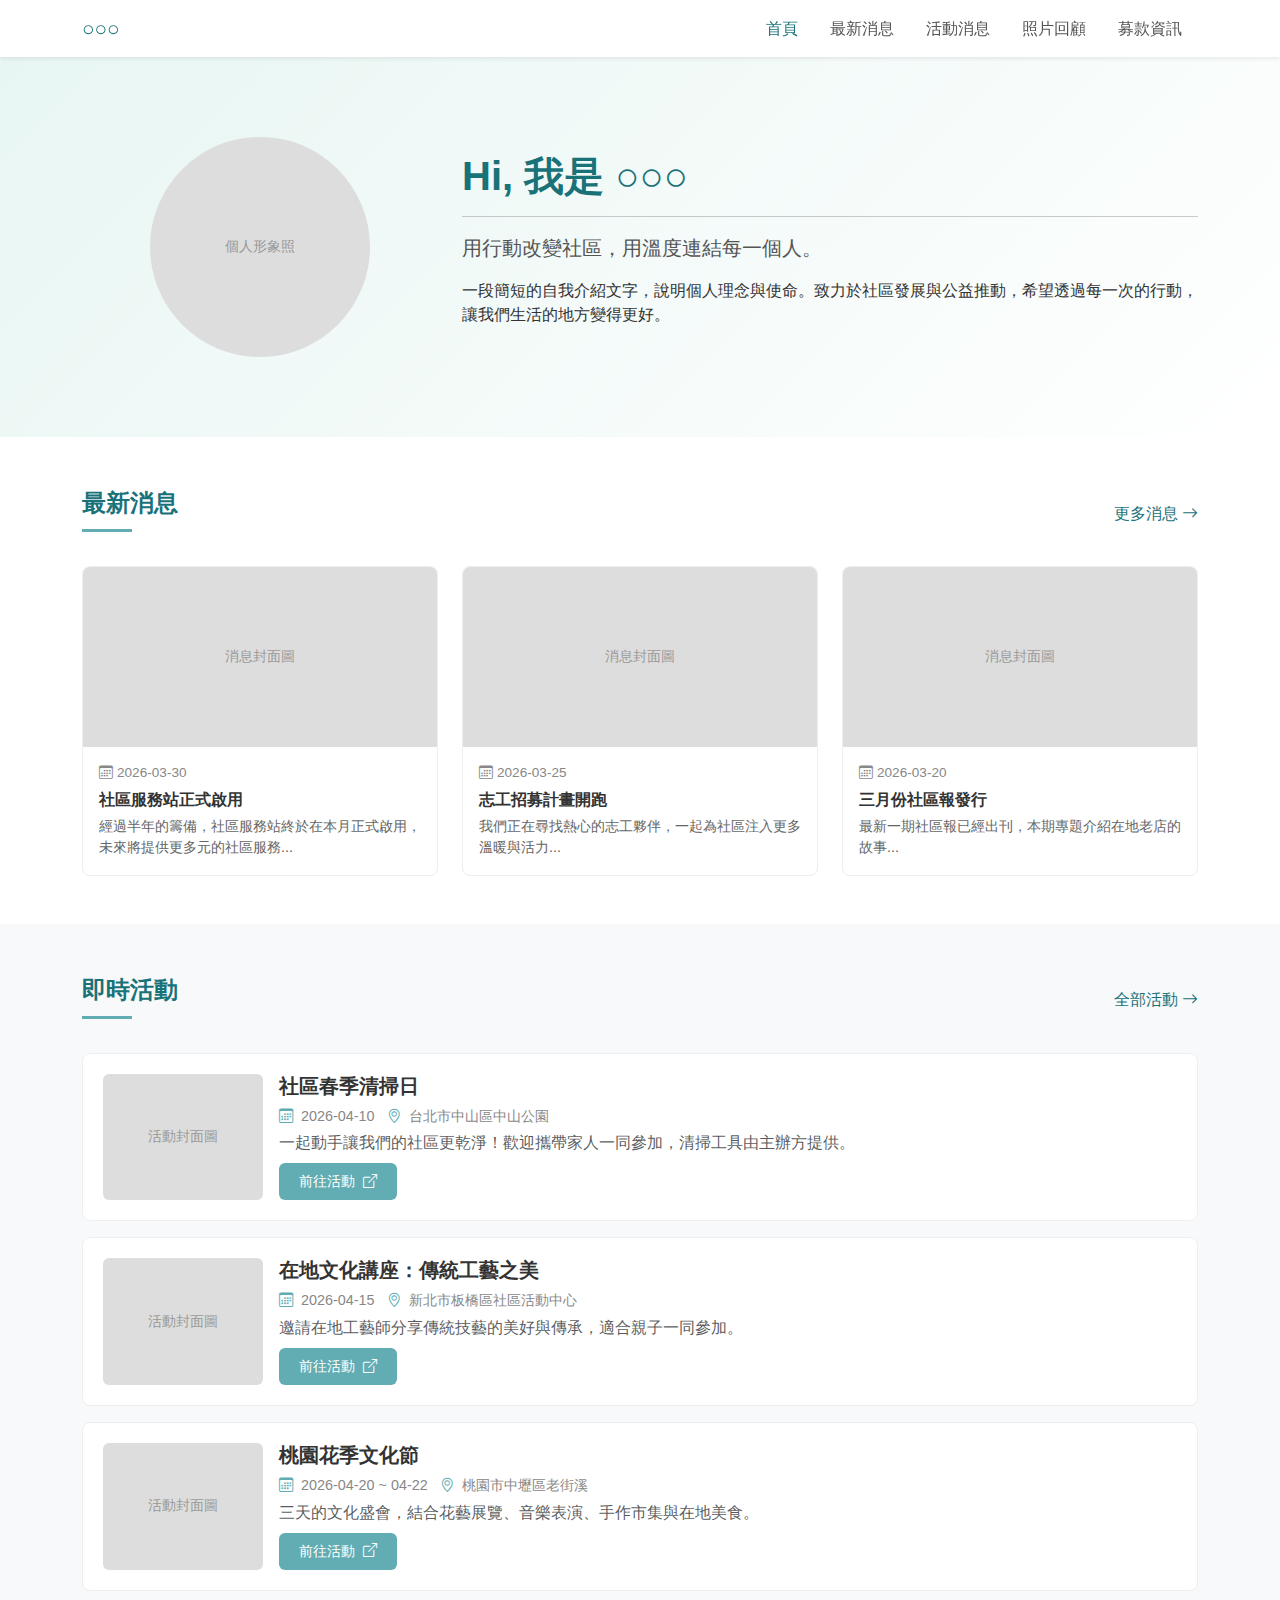
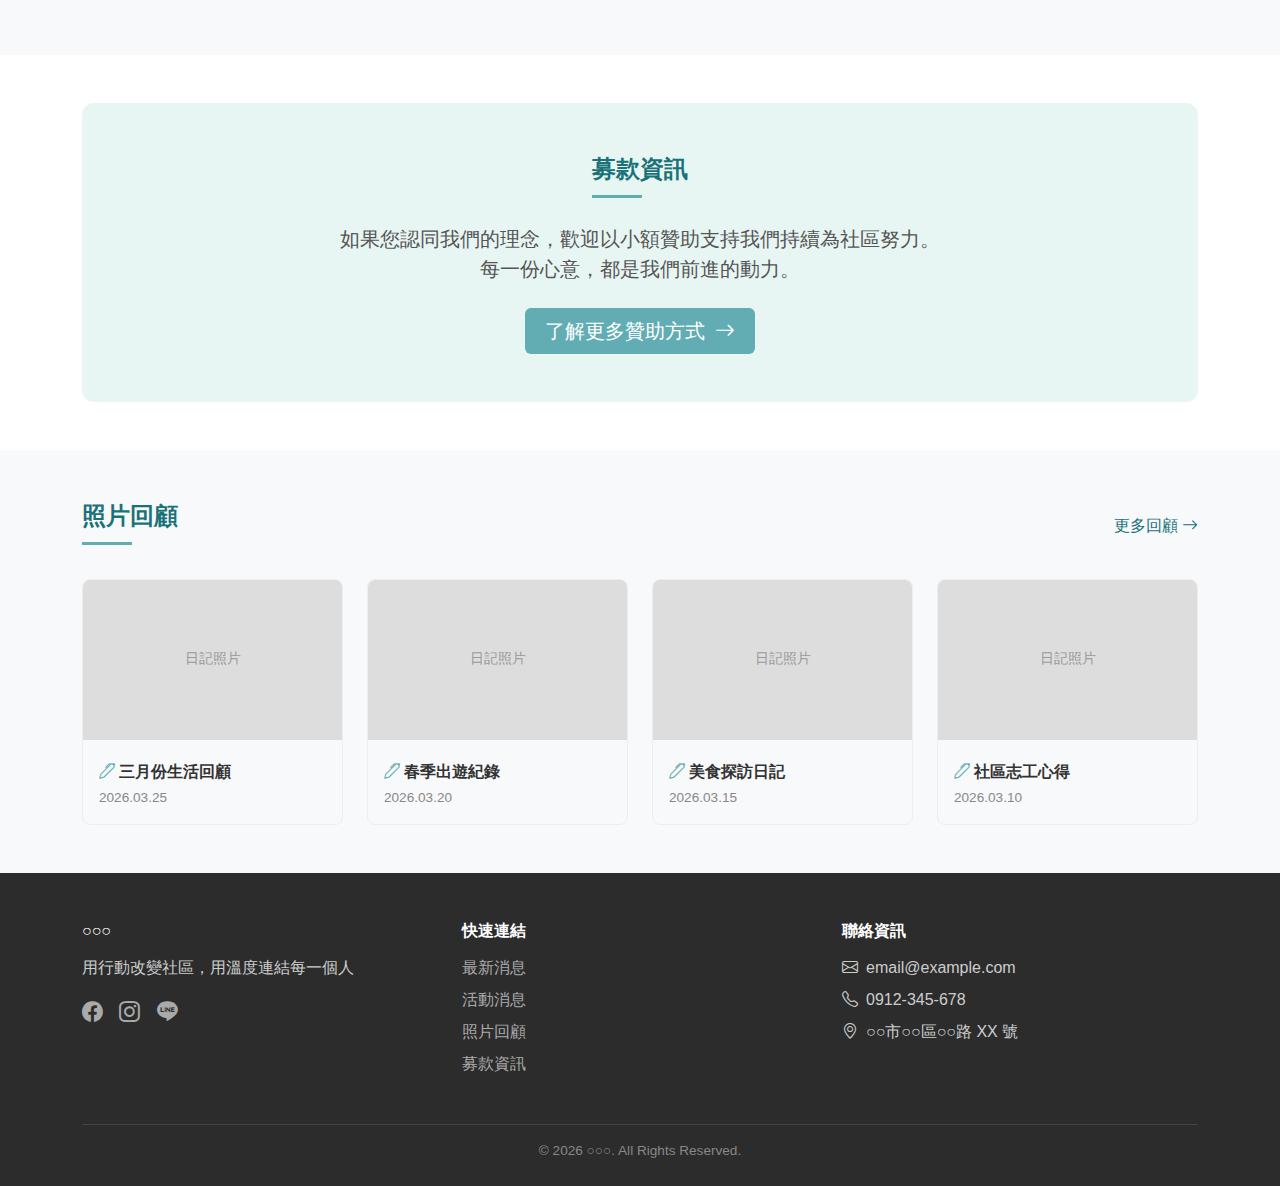
<file: openspec/wireframe/index.html>
<!doctype html>
<html lang="zh-Hant-TW">
<head>
  <meta charset="utf-8">
  <meta name="viewport" content="width=device-width, initial-scale=1">
  <title>首頁｜○○○ 個人網站</title>
  <link href="https://cdn.jsdelivr.net/npm/bootstrap@5.3.7/dist/css/bootstrap.min.css" rel="stylesheet">
  <link href="https://cdn.jsdelivr.net/npm/bootstrap-icons@1.13.1/font/bootstrap-icons.min.css" rel="stylesheet">
  <link href="css/style.css" rel="stylesheet">
</head>
<body>

  <!-- Navbar -->
  <nav class="navbar navbar-expand-lg bg-white shadow-sm sticky-top">
    <div class="container">
      <a class="navbar-brand" href="index.html">○○○</a>
      <button class="navbar-toggler border-0" type="button" data-bs-toggle="collapse" data-bs-target="#navbarMain">
        <span class="navbar-toggler-icon"></span>
      </button>
      <div class="collapse navbar-collapse" id="navbarMain">
        <ul class="navbar-nav ms-auto">
          <li class="nav-item"><a class="nav-link active" href="index.html">首頁</a></li>
          <li class="nav-item"><a class="nav-link" href="news.html">最新消息</a></li>
          <li class="nav-item"><a class="nav-link" href="events.html">活動消息</a></li>
          <li class="nav-item"><a class="nav-link" href="diary.html">照片回顧</a></li>
          <li class="nav-item"><a class="nav-link" href="donation.html">募款資訊</a></li>
        </ul>
      </div>
    </div>
  </nav>

  <!-- Hero Section -->
  <section class="hero-section">
    <div class="container">
      <div class="row align-items-center">
        <div class="col-md-4 text-center mb-4 mb-md-0">
          <div class="placeholder-img rounded-circle mx-auto" style="width: 220px; height: 220px; border-radius: 50% !important;">個人形象照</div>
        </div>
        <div class="col-md-8">
          <h1>Hi, 我是 ○○○</h1>
          <hr>
          <p class="lead">用行動改變社區，用溫度連結每一個人。</p>
          <p>一段簡短的自我介紹文字，說明個人理念與使命。致力於社區發展與公益推動，希望透過每一次的行動，讓我們生活的地方變得更好。</p>
        </div>
      </div>
    </div>
  </section>

  <!-- 最新消息 -->
  <section class="py-5">
    <div class="container">
      <div class="d-flex justify-content-between align-items-center mb-4">
        <div class="section-title mb-0">最新消息</div>
        <a href="news.html" class="section-more">更多消息 <i class="bi bi-arrow-right"></i></a>
      </div>
      <div class="row g-4">
        <div class="col-md-4">
          <a href="news-detail.html" class="text-decoration-none">
            <div class="card-news">
              <div class="placeholder-img">消息封面圖</div>
              <div class="card-body">
                <div class="card-date"><i class="bi bi-calendar3 me-1"></i>2026-03-30</div>
                <div class="card-title">社區服務站正式啟用</div>
                <div class="card-summary">經過半年的籌備，社區服務站終於在本月正式啟用，未來將提供更多元的社區服務...</div>
              </div>
            </div>
          </a>
        </div>
        <div class="col-md-4">
          <a href="news-detail.html" class="text-decoration-none">
            <div class="card-news">
              <div class="placeholder-img">消息封面圖</div>
              <div class="card-body">
                <div class="card-date"><i class="bi bi-calendar3 me-1"></i>2026-03-25</div>
                <div class="card-title">志工招募計畫開跑</div>
                <div class="card-summary">我們正在尋找熱心的志工夥伴，一起為社區注入更多溫暖與活力...</div>
              </div>
            </div>
          </a>
        </div>
        <div class="col-md-4">
          <a href="news-detail.html" class="text-decoration-none">
            <div class="card-news">
              <div class="placeholder-img">消息封面圖</div>
              <div class="card-body">
                <div class="card-date"><i class="bi bi-calendar3 me-1"></i>2026-03-20</div>
                <div class="card-title">三月份社區報發行</div>
                <div class="card-summary">最新一期社區報已經出刊，本期專題介紹在地老店的故事...</div>
              </div>
            </div>
          </a>
        </div>
      </div>
    </div>
  </section>

  <!-- 即時活動 -->
  <section class="py-5 bg-light">
    <div class="container">
      <div class="d-flex justify-content-between align-items-center mb-4">
        <div class="section-title mb-0">即時活動</div>
        <a href="events.html" class="section-more">全部活動 <i class="bi bi-arrow-right"></i></a>
      </div>
      <!-- 活動 1 -->
      <div class="event-item bg-white mb-3">
        <div class="d-flex flex-column flex-md-row gap-3">
          <div class="event-img placeholder-img placeholder-img-sm">活動封面圖</div>
          <div class="flex-grow-1">
            <h5 class="fw-bold mb-2">社區春季清掃日</h5>
            <div class="event-meta mb-1"><i class="bi bi-calendar3"></i> 2026-04-10 &nbsp; <i class="bi bi-geo-alt"></i> 台北市中山區中山公園</div>
            <p class="mb-2 text-muted">一起動手讓我們的社區更乾淨！歡迎攜帶家人一同參加，清掃工具由主辦方提供。</p>
            <a href="#" target="_blank" class="btn btn-primary-custom btn-sm">前往活動 <i class="bi bi-box-arrow-up-right ms-1"></i></a>
          </div>
        </div>
      </div>
      <!-- 活動 2 -->
      <div class="event-item bg-white mb-3">
        <div class="d-flex flex-column flex-md-row gap-3">
          <div class="event-img placeholder-img placeholder-img-sm">活動封面圖</div>
          <div class="flex-grow-1">
            <h5 class="fw-bold mb-2">在地文化講座：傳統工藝之美</h5>
            <div class="event-meta mb-1"><i class="bi bi-calendar3"></i> 2026-04-15 &nbsp; <i class="bi bi-geo-alt"></i> 新北市板橋區社區活動中心</div>
            <p class="mb-2 text-muted">邀請在地工藝師分享傳統技藝的美好與傳承，適合親子一同參加。</p>
            <a href="#" target="_blank" class="btn btn-primary-custom btn-sm">前往活動 <i class="bi bi-box-arrow-up-right ms-1"></i></a>
          </div>
        </div>
      </div>
      <!-- 活動 3 -->
      <div class="event-item bg-white mb-3">
        <div class="d-flex flex-column flex-md-row gap-3">
          <div class="event-img placeholder-img placeholder-img-sm">活動封面圖</div>
          <div class="flex-grow-1">
            <h5 class="fw-bold mb-2">桃園花季文化節</h5>
            <div class="event-meta mb-1"><i class="bi bi-calendar3"></i> 2026-04-20 ~ 04-22 &nbsp; <i class="bi bi-geo-alt"></i> 桃園市中壢區老街溪</div>
            <p class="mb-2 text-muted">三天的文化盛會，結合花藝展覽、音樂表演、手作市集與在地美食。</p>
            <a href="#" target="_blank" class="btn btn-primary-custom btn-sm">前往活動 <i class="bi bi-box-arrow-up-right ms-1"></i></a>
          </div>
        </div>
      </div>
    </div>
  </section>

  <!-- 募款資訊 -->
  <section class="py-5">
    <div class="container">
      <div class="donation-section">
        <div class="section-title text-center mb-3" style="display:inline-block;">募款資訊</div>
        <p class="lead">如果您認同我們的理念，歡迎以小額贊助支持我們持續為社區努力。每一份心意，都是我們前進的動力。</p>
        <a href="donation.html" class="btn btn-primary-custom btn-lg">了解更多贊助方式 <i class="bi bi-arrow-right ms-1"></i></a>
      </div>
    </div>
  </section>

  <!-- 照片回顧 -->
  <section class="py-5 bg-light">
    <div class="container">
      <div class="d-flex justify-content-between align-items-center mb-4">
        <div class="section-title mb-0">照片回顧</div>
        <a href="diary.html" class="section-more">更多回顧 <i class="bi bi-arrow-right"></i></a>
      </div>
      <div class="row g-4">
        <div class="col-6 col-md-3">
          <a href="diary-detail.html" class="text-decoration-none">
            <div class="card-news">
              <div class="placeholder-img" style="min-height:160px;">日記照片</div>
              <div class="card-body">
                <div class="card-title"><i class="bi bi-pen diary-pen-icon me-1"></i>三月份生活回顧</div>
                <div class="card-date">2026.03.25</div>
              </div>
            </div>
          </a>
        </div>
        <div class="col-6 col-md-3">
          <a href="diary-detail.html" class="text-decoration-none">
            <div class="card-news">
              <div class="placeholder-img" style="min-height:160px;">日記照片</div>
              <div class="card-body">
                <div class="card-title"><i class="bi bi-pen diary-pen-icon me-1"></i>春季出遊紀錄</div>
                <div class="card-date">2026.03.20</div>
              </div>
            </div>
          </a>
        </div>
        <div class="col-6 col-md-3">
          <a href="diary-detail.html" class="text-decoration-none">
            <div class="card-news">
              <div class="placeholder-img" style="min-height:160px;">日記照片</div>
              <div class="card-body">
                <div class="card-title"><i class="bi bi-pen diary-pen-icon me-1"></i>美食探訪日記</div>
                <div class="card-date">2026.03.15</div>
              </div>
            </div>
          </a>
        </div>
        <div class="col-6 col-md-3">
          <a href="diary-detail.html" class="text-decoration-none">
            <div class="card-news">
              <div class="placeholder-img" style="min-height:160px;">日記照片</div>
              <div class="card-body">
                <div class="card-title"><i class="bi bi-pen diary-pen-icon me-1"></i>社區志工心得</div>
                <div class="card-date">2026.03.10</div>
              </div>
            </div>
          </a>
        </div>
      </div>
    </div>
  </section>

  <!-- Footer -->
  <footer class="footer">
    <div class="container">
      <div class="row g-4">
        <div class="col-md-4">
          <h6>○○○</h6>
          <p class="mb-3">用行動改變社區，用溫度連結每一個人</p>
          <div class="social-links">
            <a href="#"><i class="bi bi-facebook"></i></a>
            <a href="#"><i class="bi bi-instagram"></i></a>
            <a href="#"><i class="bi bi-line"></i></a>
          </div>
        </div>
        <div class="col-md-4">
          <h6>快速連結</h6>
          <ul class="list-unstyled">
            <li class="mb-2"><a href="news.html">最新消息</a></li>
            <li class="mb-2"><a href="events.html">活動消息</a></li>
            <li class="mb-2"><a href="diary.html">照片回顧</a></li>
            <li class="mb-2"><a href="donation.html">募款資訊</a></li>
          </ul>
        </div>
        <div class="col-md-4">
          <h6>聯絡資訊</h6>
          <ul class="list-unstyled">
            <li class="mb-2"><i class="bi bi-envelope me-2"></i>email@example.com</li>
            <li class="mb-2"><i class="bi bi-telephone me-2"></i>0912-345-678</li>
            <li class="mb-2"><i class="bi bi-geo-alt me-2"></i>○○市○○區○○路 XX 號</li>
          </ul>
        </div>
      </div>
      <div class="footer-bottom text-center">
        &copy; 2026 ○○○. All Rights Reserved.
      </div>
    </div>
  </footer>

  <script src="https://cdn.jsdelivr.net/npm/bootstrap@5.3.7/dist/js/bootstrap.bundle.min.js"></script>
</body>
</html>
</file>
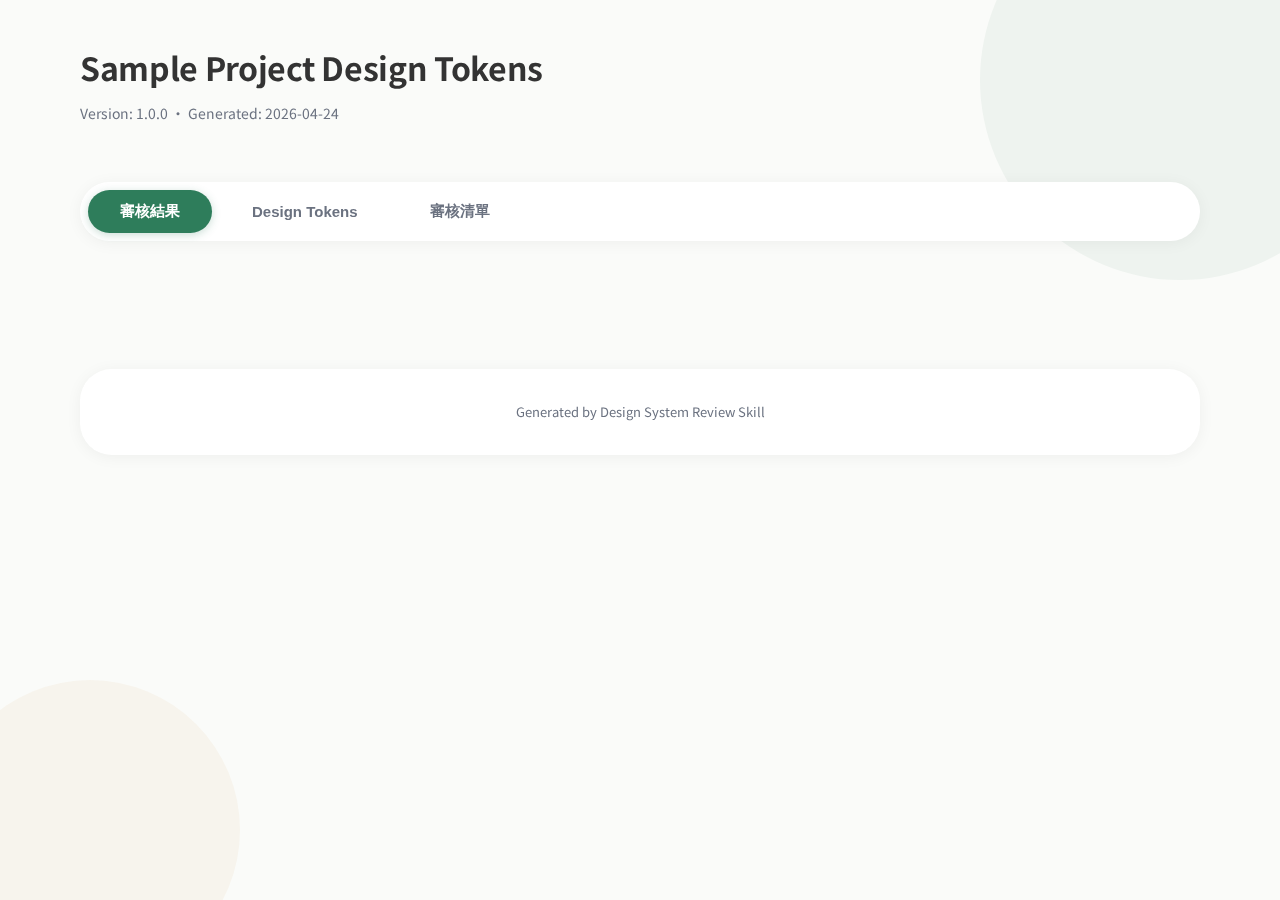
<file: designReview/output/design-tokens-preview.html>
<!DOCTYPE html>
<html lang="zh-Hant">
<head>
<meta charset="UTF-8">
<meta name="viewport" content="width=device-width, initial-scale=1.0">
<title>Sample Project Design Tokens</title>
<link rel="preconnect" href="https://fonts.googleapis.com">
<link rel="preconnect" href="https://fonts.gstatic.com" crossorigin>
<link href="https://fonts.googleapis.com/css2?family=Noto+Sans+TC:wght@400;500;700&display=swap" rel="stylesheet">
<style>
  :root {
    --c-primary: #2E7D5B;
    --c-primary-light: #E8F5EE;
    --c-primary-soft: #D4EDDA;
    --c-accent: #D4853A;
    --c-accent-light: #FFF4EB;
    --c-bg: #FAFBF9;
    --c-surface: #FFFFFF;
    --c-text: #333333;
    --c-text-secondary: #6B7280;
    --c-border: #E8ECE6;
    --c-danger: #DC3D5A;
    --c-danger-light: #FEF2F4;
    --c-warning: #E65100;
    --c-warning-light: #FFF8E1;
    --c-success: #2E7D32;
    --c-success-light: #E8F5E9;
    --radius-sm: 12px;
    --radius-md: 20px;
    --radius-lg: 32px;
    --radius-pill: 9999px;
    --shadow-soft: 0 2px 16px rgba(0,0,0,.05);
    --shadow-card: 0 4px 24px rgba(0,0,0,.06);
    --shadow-hover: 0 8px 32px rgba(0,0,0,.10);
    --section-gap: 3.5rem;
  }
  *, *::before, *::after { box-sizing: border-box; margin: 0; padding: 0; }
  body { font-family: 'Noto Sans TC', 'Inter', system-ui, sans-serif; color: var(--c-text); background: var(--c-bg); line-height: 1.7; padding: 2.5rem; max-width: 1200px; margin: 0 auto; }

  /* decorative organic shapes */
  body::before, body::after {
    content: ''; position: fixed; border-radius: 50%; opacity: .06; pointer-events: none; z-index: -1;
  }
  body::before { width: 400px; height: 400px; background: var(--c-primary); top: -120px; right: -100px; }
  body::after { width: 300px; height: 300px; background: var(--c-accent); bottom: -80px; left: -60px; }

  h1 { font-size: 2rem; font-weight: 700; margin-bottom: .5rem; letter-spacing: -.01em; }
  .meta { color: var(--c-text-secondary); margin-bottom: var(--section-gap); font-size: .875rem; }
  h2 { font-size: 1.5rem; font-weight: 700; margin: 2rem 0 1.5rem; padding-bottom: .75rem; border-bottom: 2px solid var(--c-primary-soft); letter-spacing: -.01em; }
  h3 { font-size: 1.125rem; font-weight: 600; margin: 1.5rem 0 1rem; text-transform: capitalize; }
  h4 { font-size: 1rem; font-weight: 600; margin: 1.25rem 0 .75rem; }

  /* audit */
  .audit-card { background: var(--c-surface); border-radius: var(--radius-lg); padding: 2rem; border: none; box-shadow: var(--shadow-card); }
  .audit-card p { margin-bottom: .625rem; font-size: .875rem; line-height: 1.7; }
  .audit-notes { background: var(--c-warning-light); border-left: 4px solid #FFA000; padding: .75rem 1rem; border-radius: var(--radius-sm); font-size: .8125rem; color: var(--c-warning); }
  .audit-table { margin-top: 1.5rem; }
  .audit-table td:nth-child(3) { white-space: nowrap; }
  .audit-table td:nth-child(4) { font-size: .8125rem; color: var(--c-text-secondary); }
  .audit-table td ul { margin: .25rem 0; padding-left: 1.25rem; list-style: disc; }
  .audit-table td li { padding: .15rem 0; line-height: 1.6; }

  /* tabs */
  .tab-bar { position: sticky; top: 0; background: var(--c-bg); z-index: 10; border-bottom: none; margin-bottom: 2rem; display: flex; gap: .5rem; padding: .5rem; background: var(--c-surface); border-radius: var(--radius-pill); box-shadow: var(--shadow-soft); }
  .tab-btn { background: none; border: none; padding: .75rem 2rem; font-size: .9375rem; font-weight: 600; color: var(--c-text-secondary); cursor: pointer; border-radius: var(--radius-pill); transition: all .2s ease; display: flex; align-items: center; gap: .5rem; }
  .tab-btn:hover { color: var(--c-text); background: var(--c-primary-light); }
  .tab-btn.active { color: #FFF; background: var(--c-primary); box-shadow: 0 2px 8px rgba(46,125,91,.25); }
  .tab-panel { display: none; }
  .tab-panel.active { display: block; }

  /* sub-nav inside tab */
  .sub-nav { display: flex; gap: .5rem; flex-wrap: wrap; margin-bottom: 2rem; padding: .5rem 0; }
  .sub-nav a { color: var(--c-text-secondary); text-decoration: none; font-size: .8125rem; font-weight: 500; padding: .5rem 1.25rem; border-radius: var(--radius-pill); background: var(--c-surface); box-shadow: var(--shadow-soft); transition: all .2s; }
  .sub-nav a:hover { background: var(--c-primary-light); color: var(--c-primary); transform: translateY(-1px); box-shadow: var(--shadow-card); }

  /* colors */
  .color-grid { display: grid; grid-template-columns: repeat(auto-fill, minmax(160px, 1fr)); gap: 1rem; }
  .color-swatch { border-radius: var(--radius-md); padding: 1.25rem 1rem; min-height: 110px; display: flex; flex-direction: column; justify-content: flex-end; gap: .25rem; font-size: .75rem; transition: all .2s ease; box-shadow: var(--shadow-soft); }
  .color-swatch:hover { transform: translateY(-4px); box-shadow: var(--shadow-hover); }
  .swatch-name { font-weight: 600; font-size: .8125rem; }
  .swatch-contrast { opacity: .85; }

  /* typography */
  .type-scale { display: flex; flex-direction: column; gap: 1rem; }
  .type-sample { padding: .75rem 0; border-bottom: 1px solid var(--c-border); }
  .type-label { display: block; font-size: .75rem; color: var(--c-text-secondary); margin-bottom: .25rem; font-weight: 600; }

  /* spacing */
  .spacing-grid { display: flex; flex-direction: column; gap: .75rem; }
  .spacing-item { display: flex; align-items: center; gap: 1rem; }
  .spacing-bar { height: 28px; background: linear-gradient(90deg, var(--c-primary), var(--c-primary-soft)); border-radius: var(--radius-pill); opacity: .8; }
  .spacing-label { font-size: .8125rem; white-space: nowrap; font-weight: 500; }

  /* radius */
  .radius-grid { display: flex; gap: 2rem; flex-wrap: wrap; }
  .radius-item { text-align: center; font-size: .8125rem; font-weight: 500; }
  .radius-box { width: 88px; height: 88px; background: linear-gradient(135deg, var(--c-primary-light), var(--c-primary-soft)); border: 2px solid var(--c-primary); opacity: .75; margin-bottom: .75rem; }

  /* shadow */
  .shadow-grid { display: flex; gap: 2rem; flex-wrap: wrap; }
  .shadow-item { background: var(--c-surface); border-radius: var(--radius-lg); padding: 2rem; width: 240px; display: flex; flex-direction: column; gap: .625rem; transition: transform .2s; }
  .shadow-item:hover { transform: translateY(-2px); }
  .shadow-item code { font-size: .6875rem; color: var(--c-text-secondary); word-break: break-all; }

  /* tables */
  table { width: 100%; border-collapse: separate; border-spacing: 0; margin: 1rem 0; font-size: .875rem; background: var(--c-surface); border-radius: var(--radius-md); overflow: hidden; box-shadow: var(--shadow-soft); }
  th, td { text-align: left; padding: .75rem 1rem; border-bottom: 1px solid var(--c-border); }
  th { font-weight: 600; background: var(--c-primary-light); color: var(--c-primary); }
  tr:last-child td { border-bottom: none; }

  .section-card { background: var(--c-surface); border-radius: var(--radius-lg); padding: 2rem 2.5rem; box-shadow: var(--shadow-card); margin-bottom: 1rem; }
  .token-group { margin-bottom: 2.5rem; }
  .group-desc { font-size: .8125rem; color: var(--c-text-secondary); margin: .25rem 0 1rem; line-height: 1.7; }

  /* status badges */
  .status-badge { font-size: .6875rem; font-weight: 600; padding: .2rem .625rem; border-radius: var(--radius-pill); margin-left: .5rem; vertical-align: middle; white-space: nowrap; }
  .status-missing { background: var(--c-warning-light); color: var(--c-warning); }
  .status-suggested { background: #EDE7F6; color: #5E35B1; font-size: .625rem; }
  .status-from-design { background: var(--c-success-light); color: var(--c-success); font-size: .625rem; }

  /* missing color swatch */
  .color-missing { background: repeating-linear-gradient(45deg, #F8F8F8, #F8F8F8 10px, #F0F0F0 10px, #F0F0F0 20px); border: 2px dashed #D0D0D0; color: #9E9E9E; border-radius: var(--radius-md); }

  /* spec audit */
  .spec-stats { display: flex; gap: 1rem; margin-bottom: 2rem; }
  .spec-stat { font-size: .875rem; display: flex; align-items: center; gap: .5rem; padding: .75rem 1.5rem; border-radius: var(--radius-pill); background: var(--c-surface); box-shadow: var(--shadow-soft); border: none; }
  .spec-stat strong { font-size: 1.25rem; }
  .spec-stat-pass strong { color: var(--c-success); }
  .spec-stat-warn strong { color: var(--c-warning); }
  .spec-stat-fail strong { color: var(--c-danger); }

  .spec-card { background: var(--c-surface); border-radius: var(--radius-lg); margin-bottom: 1rem; border: none; box-shadow: var(--shadow-card); overflow: hidden; transition: transform .2s, box-shadow .2s; }
  .spec-card:hover { transform: translateY(-2px); box-shadow: var(--shadow-hover); }
  .spec-card-has-fail { border-left: 5px solid var(--c-danger); }
  .spec-card-has-warn { border-left: 5px solid var(--c-accent); }
  .spec-card-all-pass { border-left: 5px solid #66BB6A; }
  .spec-card-header { display: flex; align-items: center; gap: .75rem; padding: 1.25rem 1.5rem; cursor: pointer; user-select: none; }
  .spec-card-header:hover { background: rgba(0,0,0,.015); }
  .spec-collapse-icon { font-size: .6rem; color: #B0B0B0; transition: transform .2s; }
  .spec-collapsed .spec-collapse-icon { transform: rotate(-90deg); }
  .spec-collapsed .spec-summary,
  .spec-collapsed .spec-card-body { display: none; }
  .spec-card-title { flex: 1; }
  .spec-card-title strong { font-size: .9375rem; }
  .spec-type-badge { font-size: .625rem; font-weight: 600; padding: .15rem .625rem; border-radius: var(--radius-pill); background: #F3E5F5; color: #7B1FA2; margin-left: .5rem; vertical-align: middle; }
  .spec-card-counts { display: flex; gap: .625rem; font-size: .75rem; white-space: nowrap; }
  .sc-pass { color: var(--c-success); }
  .sc-warn { color: var(--c-warning); }
  .sc-fail { color: var(--c-danger); font-weight: 600; }
  .spec-summary { font-size: .8125rem; color: var(--c-text-secondary); padding: 0 1.5rem .75rem; line-height: 1.7; }
  .spec-card-body { display: flex; gap: 1.5rem; padding: 0 1.5rem 1.5rem; align-items: flex-start; }
  .spec-img-wrap { flex-shrink: 0; width: 280px; }
  .spec-img { width: 100%; border-radius: var(--radius-md); border: none; cursor: pointer; transition: all .25s ease; box-shadow: var(--shadow-soft); }
  .spec-img:hover { box-shadow: var(--shadow-hover); transform: scale(1.02); }
  .spec-img.spec-img-expanded { position: fixed; top: 50%; left: 50%; transform: translate(-50%,-50%); width: auto; max-width: 90vw; max-height: 90vh; object-fit: contain; z-index: 1000; box-shadow: 0 16px 64px rgba(0,0,0,.35); border-radius: var(--radius-md); }
  .spec-img-overlay { display: none; position: fixed; inset: 0; background: rgba(0,0,0,.5); backdrop-filter: blur(4px); z-index: 999; cursor: pointer; }
  .spec-findings { list-style: none; padding: 0; flex: 1; min-width: 0; }
  @media (max-width: 768px) {
    .spec-card-body { flex-direction: column; }
    .spec-img-wrap { width: 100%; }
  }
  .spec-findings li { padding: .4rem 0; font-size: .8125rem; border-bottom: 1px solid #F5F5F5; line-height: 1.6; }
  .spec-findings li:last-child { border-bottom: none; }
  .finding-pass { color: var(--c-success); }
  .finding-warn { color: var(--c-warning); }
  .finding-fail { color: var(--c-danger); }

  /* checklist */
  .checklist-progress { background: var(--c-surface); border-radius: var(--radius-lg); padding: 2rem; margin-bottom: 2rem; border: none; box-shadow: var(--shadow-card); }
  .progress-stats { display: flex; gap: 2.5rem; margin-bottom: 1rem; flex-wrap: wrap; }
  .progress-stat { display: flex; flex-direction: column; }
  .progress-label { font-size: .75rem; color: var(--c-text-secondary); text-transform: uppercase; letter-spacing: .5px; font-weight: 500; }
  .progress-value { font-size: 1.5rem; font-weight: 700; color: var(--c-text); }
  .progress-bar-track { height: 10px; background: var(--c-border); border-radius: var(--radius-pill); overflow: hidden; margin-bottom: 1rem; }
  .progress-bar-fill { height: 100%; background: linear-gradient(90deg, var(--c-primary), #43A047); border-radius: var(--radius-pill); transition: width .4s ease; }
  .btn-reset { background: none; border: 1px solid var(--c-border); border-radius: var(--radius-pill); padding: .5rem 1.25rem; font-size: .75rem; font-weight: 500; color: var(--c-text-secondary); cursor: pointer; transition: all .2s; }
  .btn-reset:hover { background: var(--c-danger-light); color: var(--c-danger); border-color: var(--c-danger); }

  .checklist-section { background: var(--c-surface); border-radius: var(--radius-lg); margin-bottom: 1.25rem; border: none; box-shadow: var(--shadow-card); overflow: hidden; }
  .checklist-section-title { margin: 0; padding: 1.25rem 1.5rem; cursor: pointer; user-select: none; display: flex; align-items: center; gap: .5rem; font-size: 1.05rem; text-transform: none; }
  .checklist-section-title:hover { background: rgba(0,0,0,.015); }
  .collapse-icon { font-size: .65rem; transition: transform .2s; color: #B0B0B0; }
  .checklist-section.collapsed .collapse-icon { transform: rotate(-90deg); }
  .checklist-section.collapsed .checklist-section-body { display: none; }
  .checklist-section-body { padding: 0 1.5rem 1.25rem; }
  .section-badge { margin-left: auto; font-size: .75rem; font-weight: 600; padding: .2rem .75rem; border-radius: var(--radius-pill); background: var(--c-success-light); color: var(--c-success); }

  .checklist-sub-title { font-size: .875rem; font-weight: 600; margin: 1.25rem 0 .625rem; color: #424242; padding-bottom: .375rem; border-bottom: 1px solid var(--c-border); text-transform: none; }
  .checklist-items { list-style: none; padding: 0; }
  .checklist-item { padding: .4rem 0; }
  .checklist-item label { display: flex; align-items: flex-start; gap: .625rem; cursor: pointer; font-size: .875rem; line-height: 1.7; }
  .checklist-indent { padding-left: 1.75rem; }
  .checklist-item input[type="checkbox"] { display: none; }
  .checkmark { flex-shrink: 0; width: 20px; height: 20px; border: 2px solid #D0D0D0; border-radius: 6px; display: inline-flex; align-items: center; justify-content: center; margin-top: 3px; transition: all .2s; }
  .checklist-item input:checked ~ .checkmark { background: var(--c-primary); border-color: var(--c-primary); }
  .checklist-item input:checked ~ .checkmark::after { content: "✓"; color: #FFF; font-size: .7rem; font-weight: 700; }
  .checklist-item input:checked ~ .item-text { color: #B0B0B0; text-decoration: line-through; }
  .badge-required { font-size: .625rem; font-weight: 600; padding: .15rem .5rem; border-radius: var(--radius-pill); background: var(--c-warning-light); color: var(--c-warning); margin-left: .25rem; white-space: nowrap; }

  @media (max-width: 640px) {
    body { padding: 1.25rem; }
    .color-grid { grid-template-columns: repeat(auto-fill, minmax(120px, 1fr)); }
    .progress-stats { gap: 1.25rem; }
    .tab-bar { flex-direction: column; border-radius: var(--radius-md); }
    .spec-stats { flex-wrap: wrap; }
  }
</style>
</head>
<body>
<h1>Sample Project Design Tokens</h1>
<p class="meta">Version: 1.0.0 &middot; Generated: 2026-04-24</p>

<div class="tab-bar">
  <button class="tab-btn active" data-tab="audit" onclick="switchTab('audit')">審核結果</button>
  <button class="tab-btn" data-tab="tokens" onclick="switchTab('tokens')">Design Tokens</button>
  <button class="tab-btn" data-tab="checklist" onclick="switchTab('checklist')">審核清單</button>
</div>

<div id="tab-audit" class="tab-panel active">
  <div class="sub-nav">
    
    
  </div>
  
</div>

<div id="tab-tokens" class="tab-panel">
  <div class="sub-nav">
    <a href="#colors">Colors</a>
    <a href="#typography">Typography</a>
    <a href="#spacing">Spacing</a>
    <a href="#border-radius">Border Radius</a>
    <a href="#shadows">Shadows</a>
  </div>
  <section id="colors"><h2>Color System</h2><div class="section-card"><div class="token-group"><h3>primary</h3><div class="color-grid">
        <div class="color-swatch" style="background:#E3F2FD; color:#000000">
          <span class="swatch-name">light</span>
          <span class="swatch-value">#E3F2FD</span>
          <span class="swatch-contrast" title="Contrast vs #FFF">1.14:1 ⚠️</span>
        </div>
        <div class="color-swatch" style="background:#1976D2; color:#FFFFFF">
          <span class="swatch-name">base</span>
          <span class="swatch-value">#1976D2</span>
          <span class="swatch-contrast" title="Contrast vs #FFF">4.60:1 ✅</span>
        </div>
        <div class="color-swatch" style="background:#0D47A1; color:#FFFFFF">
          <span class="swatch-name">dark</span>
          <span class="swatch-value">#0D47A1</span>
          <span class="swatch-contrast" title="Contrast vs #FFF">8.63:1 ✅</span>
        </div></div></div><div class="token-group"><h3>secondary</h3><div class="color-grid">
        <div class="color-swatch" style="background:#F3E5F5; color:#000000">
          <span class="swatch-name">light</span>
          <span class="swatch-value">#F3E5F5</span>
          <span class="swatch-contrast" title="Contrast vs #FFF">1.21:1 ⚠️</span>
        </div>
        <div class="color-swatch" style="background:#7B1FA2; color:#FFFFFF">
          <span class="swatch-name">base</span>
          <span class="swatch-value">#7B1FA2</span>
          <span class="swatch-contrast" title="Contrast vs #FFF">8.20:1 ✅</span>
        </div>
        <div class="color-swatch" style="background:#4A148C; color:#FFFFFF">
          <span class="swatch-name">dark</span>
          <span class="swatch-value">#4A148C</span>
          <span class="swatch-contrast" title="Contrast vs #FFF">11.86:1 ✅</span>
        </div></div></div><div class="token-group"><h3>semantic</h3><div class="color-grid">
        <div class="color-swatch" style="background:#2E7D32; color:#FFFFFF">
          <span class="swatch-name">success</span>
          <span class="swatch-value">#2E7D32</span>
          <span class="swatch-contrast" title="Contrast vs #FFF">5.13:1 ✅</span>
        </div>
        <div class="color-swatch" style="background:#ED6C02; color:#FFFFFF">
          <span class="swatch-name">warning</span>
          <span class="swatch-value">#ED6C02</span>
          <span class="swatch-contrast" title="Contrast vs #FFF">3.11:1 ⚠️</span>
        </div>
        <div class="color-swatch" style="background:#D32F2F; color:#FFFFFF">
          <span class="swatch-name">error</span>
          <span class="swatch-value">#D32F2F</span>
          <span class="swatch-contrast" title="Contrast vs #FFF">4.98:1 ✅</span>
        </div>
        <div class="color-swatch" style="background:#0288D1; color:#FFFFFF">
          <span class="swatch-name">info</span>
          <span class="swatch-value">#0288D1</span>
          <span class="swatch-contrast" title="Contrast vs #FFF">3.86:1 ⚠️</span>
        </div></div></div><div class="token-group"><h3>neutral</h3><div class="color-grid">
        <div class="color-swatch" style="background:#FFFFFF; color:#000000">
          <span class="swatch-name">0</span>
          <span class="swatch-value">#FFFFFF</span>
          <span class="swatch-contrast" title="Contrast vs #FFF">1.00:1 ⚠️</span>
        </div>
        <div class="color-swatch" style="background:#F5F5F5; color:#000000">
          <span class="swatch-name">100</span>
          <span class="swatch-value">#F5F5F5</span>
          <span class="swatch-contrast" title="Contrast vs #FFF">1.09:1 ⚠️</span>
        </div>
        <div class="color-swatch" style="background:#EEEEEE; color:#000000">
          <span class="swatch-name">200</span>
          <span class="swatch-value">#EEEEEE</span>
          <span class="swatch-contrast" title="Contrast vs #FFF">1.16:1 ⚠️</span>
        </div>
        <div class="color-swatch" style="background:#E0E0E0; color:#000000">
          <span class="swatch-name">300</span>
          <span class="swatch-value">#E0E0E0</span>
          <span class="swatch-contrast" title="Contrast vs #FFF">1.32:1 ⚠️</span>
        </div>
        <div class="color-swatch" style="background:#BDBDBD; color:#000000">
          <span class="swatch-name">400</span>
          <span class="swatch-value">#BDBDBD</span>
          <span class="swatch-contrast" title="Contrast vs #FFF">1.88:1 ⚠️</span>
        </div>
        <div class="color-swatch" style="background:#9E9E9E; color:#000000">
          <span class="swatch-name">500</span>
          <span class="swatch-value">#9E9E9E</span>
          <span class="swatch-contrast" title="Contrast vs #FFF">2.68:1 ⚠️</span>
        </div>
        <div class="color-swatch" style="background:#757575; color:#FFFFFF">
          <span class="swatch-name">600</span>
          <span class="swatch-value">#757575</span>
          <span class="swatch-contrast" title="Contrast vs #FFF">4.61:1 ✅</span>
        </div>
        <div class="color-swatch" style="background:#616161; color:#FFFFFF">
          <span class="swatch-name">700</span>
          <span class="swatch-value">#616161</span>
          <span class="swatch-contrast" title="Contrast vs #FFF">6.19:1 ✅</span>
        </div>
        <div class="color-swatch" style="background:#424242; color:#FFFFFF">
          <span class="swatch-name">800</span>
          <span class="swatch-value">#424242</span>
          <span class="swatch-contrast" title="Contrast vs #FFF">10.05:1 ✅</span>
        </div>
        <div class="color-swatch" style="background:#212121; color:#FFFFFF">
          <span class="swatch-name">900</span>
          <span class="swatch-value">#212121</span>
          <span class="swatch-contrast" title="Contrast vs #FFF">16.10:1 ✅</span>
        </div>
        <div class="color-swatch" style="background:#000000; color:#FFFFFF">
          <span class="swatch-name">1000</span>
          <span class="swatch-value">#000000</span>
          <span class="swatch-contrast" title="Contrast vs #FFF">21.00:1 ✅</span>
        </div></div></div></div></section><section id="typography"><h2>Typography</h2><div class="section-card"><div class="token-group"><h3>Typography</h3><h4>Font Family</h4><table><thead><tr><th>Token</th><th>Value</th><th>Description</th></tr></thead><tbody><tr><td>fontFamily.primary</td><td style="font-family:'Inter', 'Noto Sans TC', sans-serif">'Inter', 'Noto Sans TC', sans-serif</td><td></td></tr><tr><td>fontFamily.mono</td><td style="font-family:'Fira Code', 'Noto Sans Mono CJK TC', monospace">'Fira Code', 'Noto Sans Mono CJK TC', monospace</td><td></td></tr></tbody></table><h4>Font Size Scale</h4><table><thead><tr><th>Token</th><th>Size</th><th>Mobile</th><th>Weight</th><th>Preview</th></tr></thead><tbody><tr><td>display</td><td>3rem</td><td>—</td><td>—</td><td style="font-size:3rem; font-weight:400; line-height:1.4; max-width:350px; overflow:hidden; text-overflow:ellipsis; white-space:nowrap;">The quick brown fox 敏捷的棕色狐狸</td></tr><tr><td>h1</td><td>2.25rem</td><td>—</td><td>—</td><td style="font-size:2.25rem; font-weight:400; line-height:1.4; max-width:350px; overflow:hidden; text-overflow:ellipsis; white-space:nowrap;">The quick brown fox 敏捷的棕色狐狸</td></tr><tr><td>h2</td><td>1.875rem</td><td>—</td><td>—</td><td style="font-size:1.875rem; font-weight:400; line-height:1.4; max-width:350px; overflow:hidden; text-overflow:ellipsis; white-space:nowrap;">The quick brown fox 敏捷的棕色狐狸</td></tr><tr><td>h3</td><td>1.5rem</td><td>—</td><td>—</td><td style="font-size:1.5rem; font-weight:400; line-height:1.4; max-width:350px; overflow:hidden; text-overflow:ellipsis; white-space:nowrap;">The quick brown fox 敏捷的棕色狐狸</td></tr><tr><td>h4</td><td>1.25rem</td><td>—</td><td>—</td><td style="font-size:1.25rem; font-weight:400; line-height:1.4; max-width:350px; overflow:hidden; text-overflow:ellipsis; white-space:nowrap;">The quick brown fox 敏捷的棕色狐狸</td></tr><tr><td>h5</td><td>1.125rem</td><td>—</td><td>—</td><td style="font-size:1.125rem; font-weight:400; line-height:1.4; max-width:350px; overflow:hidden; text-overflow:ellipsis; white-space:nowrap;">The quick brown fox 敏捷的棕色狐狸</td></tr><tr><td>h6</td><td>1rem</td><td>—</td><td>—</td><td style="font-size:1rem; font-weight:400; line-height:1.4; max-width:350px; overflow:hidden; text-overflow:ellipsis; white-space:nowrap;">The quick brown fox 敏捷的棕色狐狸</td></tr><tr><td>bodyLarge</td><td>1.125rem</td><td>—</td><td>—</td><td style="font-size:1.125rem; font-weight:400; line-height:1.4; max-width:350px; overflow:hidden; text-overflow:ellipsis; white-space:nowrap;">The quick brown fox 敏捷的棕色狐狸</td></tr><tr><td>body</td><td>1rem</td><td>—</td><td>—</td><td style="font-size:1rem; font-weight:400; line-height:1.4; max-width:350px; overflow:hidden; text-overflow:ellipsis; white-space:nowrap;">The quick brown fox 敏捷的棕色狐狸</td></tr><tr><td>bodySmall</td><td>0.875rem</td><td>—</td><td>—</td><td style="font-size:0.875rem; font-weight:400; line-height:1.4; max-width:350px; overflow:hidden; text-overflow:ellipsis; white-space:nowrap;">The quick brown fox 敏捷的棕色狐狸</td></tr><tr><td>caption</td><td>0.75rem</td><td>—</td><td>—</td><td style="font-size:0.75rem; font-weight:400; line-height:1.4; max-width:350px; overflow:hidden; text-overflow:ellipsis; white-space:nowrap;">The quick brown fox 敏捷的棕色狐狸</td></tr><tr><td>overline</td><td>0.625rem</td><td>—</td><td>—</td><td style="font-size:0.625rem; font-weight:400; line-height:1.4; max-width:350px; overflow:hidden; text-overflow:ellipsis; white-space:nowrap;">The quick brown fox 敏捷的棕色狐狸</td></tr></tbody></table><h4>Font Weight</h4><div class="type-scale"><div class="type-sample" style="font-weight:400"><span class="type-label">regular — 400</span> The quick brown fox 敏捷的棕色狐狸</div><div class="type-sample" style="font-weight:500"><span class="type-label">medium — 500</span> The quick brown fox 敏捷的棕色狐狸</div><div class="type-sample" style="font-weight:600"><span class="type-label">semibold — 600</span> The quick brown fox 敏捷的棕色狐狸</div><div class="type-sample" style="font-weight:700"><span class="type-label">bold — 700</span> The quick brown fox 敏捷的棕色狐狸</div></div><h4>Line Height</h4><table><thead><tr><th>Token</th><th>Value</th><th>Preview</th></tr></thead><tbody><tr><td>lineHeight.tight</td><td>1.25</td><td style="font-size:16px; line-height:1.25; border-left:3px solid var(--c-primary); padding-left:8px;">Line 1<br>Line 2</td></tr><tr><td>lineHeight.normal</td><td>1.5</td><td style="font-size:16px; line-height:1.5; border-left:3px solid var(--c-primary); padding-left:8px;">Line 1<br>Line 2</td></tr><tr><td>lineHeight.relaxed</td><td>1.75</td><td style="font-size:16px; line-height:1.75; border-left:3px solid var(--c-primary); padding-left:8px;">Line 1<br>Line 2</td></tr></tbody></table></div></div></section><section id="spacing"><h2>Spacing</h2><div class="section-card"><div class="token-group"><h3>Spacing </h3><p>Base unit: <strong>4px</strong></p><div class="spacing-grid">
        <div class="spacing-item">
          <div class="spacing-bar" style="width:4px; min-width:4px;"></div>
          <span class="spacing-label">1 — 4px</span>
        </div>
        <div class="spacing-item">
          <div class="spacing-bar" style="width:8px; min-width:4px;"></div>
          <span class="spacing-label">2 — 8px</span>
        </div>
        <div class="spacing-item">
          <div class="spacing-bar" style="width:12px; min-width:4px;"></div>
          <span class="spacing-label">3 — 12px</span>
        </div>
        <div class="spacing-item">
          <div class="spacing-bar" style="width:16px; min-width:4px;"></div>
          <span class="spacing-label">4 — 16px</span>
        </div>
        <div class="spacing-item">
          <div class="spacing-bar" style="width:20px; min-width:4px;"></div>
          <span class="spacing-label">5 — 20px</span>
        </div>
        <div class="spacing-item">
          <div class="spacing-bar" style="width:24px; min-width:4px;"></div>
          <span class="spacing-label">6 — 24px</span>
        </div>
        <div class="spacing-item">
          <div class="spacing-bar" style="width:32px; min-width:4px;"></div>
          <span class="spacing-label">8 — 32px</span>
        </div>
        <div class="spacing-item">
          <div class="spacing-bar" style="width:40px; min-width:4px;"></div>
          <span class="spacing-label">10 — 40px</span>
        </div>
        <div class="spacing-item">
          <div class="spacing-bar" style="width:48px; min-width:4px;"></div>
          <span class="spacing-label">12 — 48px</span>
        </div>
        <div class="spacing-item">
          <div class="spacing-bar" style="width:64px; min-width:4px;"></div>
          <span class="spacing-label">16 — 64px</span>
        </div>
        <div class="spacing-item">
          <div class="spacing-bar" style="width:80px; min-width:4px;"></div>
          <span class="spacing-label">20 — 80px</span>
        </div>
        <div class="spacing-item">
          <div class="spacing-bar" style="width:96px; min-width:4px;"></div>
          <span class="spacing-label">24 — 96px</span>
        </div></div></div></div></section><section id="border-radius"><h2>Border Radius</h2><div class="section-card"><div class="token-group"><h3>Border Radius </h3><div class="radius-grid">
        <div class="radius-item">
          <div class="radius-box" style="border-radius:0px"></div>
          <span>none — 0px</span>
        </div>
        <div class="radius-item">
          <div class="radius-box" style="border-radius:4px"></div>
          <span>small — 4px</span>
        </div>
        <div class="radius-item">
          <div class="radius-box" style="border-radius:8px"></div>
          <span>medium — 8px</span>
        </div>
        <div class="radius-item">
          <div class="radius-box" style="border-radius:16px"></div>
          <span>large — 16px</span>
        </div>
        <div class="radius-item">
          <div class="radius-box" style="border-radius:9999px"></div>
          <span>full — 9999px</span>
        </div></div></div></div></section><section id="shadows"><h2>Shadows</h2><div class="section-card"><div class="token-group"><h3>Shadows / Elevation</h3><div class="shadow-grid">
        <div class="shadow-item" style="box-shadow:0px 1px 3px 0px rgba(0, 0, 0, 0.12), 0px 1px 2px 0px rgba(0, 0, 0, 0.08)">
          <strong>low</strong> 
          <code>0px 1px 3px 0px rgba(0, 0, 0, 0.12), 0px 1px 2px 0px rgba(0, 0, 0, 0.08)</code>
        </div>
        <div class="shadow-item" style="box-shadow:0px 4px 6px -1px rgba(0, 0, 0, 0.12), 0px 2px 4px -1px rgba(0, 0, 0, 0.08)">
          <strong>medium</strong> 
          <code>0px 4px 6px -1px rgba(0, 0, 0, 0.12), 0px 2px 4px -1px rgba(0, 0, 0, 0.08)</code>
        </div>
        <div class="shadow-item" style="box-shadow:0px 10px 15px -3px rgba(0, 0, 0, 0.12), 0px 4px 6px -2px rgba(0, 0, 0, 0.06)">
          <strong>high</strong> 
          <code>0px 10px 15px -3px rgba(0, 0, 0, 0.12), 0px 4px 6px -2px rgba(0, 0, 0, 0.06)</code>
        </div></div></div></div></section>
</div>

<div id="tab-checklist" class="tab-panel">
  
</div>

<footer style="margin-top:5rem; padding:2rem; text-align:center; font-size:.8125rem; color:var(--c-text-secondary); background:var(--c-surface); border-radius:var(--radius-lg); box-shadow:var(--shadow-soft);">
  Generated by Design System Review Skill
</footer>

<div class="spec-img-overlay" id="spec-overlay" onclick="closeSpecImg()"></div>

<script>
// Lightbox for spec images
var _expandedImg = null;
function openSpecImg(img) {
  if (_expandedImg) { closeSpecImg(); return; }
  _expandedImg = img;
  img.classList.add('spec-img-expanded');
  document.getElementById('spec-overlay').style.display = 'block';
}
function closeSpecImg() {
  if (_expandedImg) _expandedImg.classList.remove('spec-img-expanded');
  _expandedImg = null;
  document.getElementById('spec-overlay').style.display = 'none';
}
document.addEventListener('keydown', function(e) { if (e.key === 'Escape') closeSpecImg(); });

// Tab switching
function switchTab(tabName) {
  document.querySelectorAll('.tab-panel').forEach(p => p.classList.remove('active'));
  document.querySelectorAll('.tab-btn').forEach(b => b.classList.remove('active'));
  document.getElementById('tab-' + tabName).classList.add('active');
  document.querySelector('[data-tab="' + tabName + '"]').classList.add('active');
  history.replaceState(null, '', '#tab-' + tabName);
}
// Restore tab from hash
(function() {
  const h = location.hash;
  if (h === '#tab-tokens') switchTab('tokens');
  else if (h.startsWith('#') && !h.startsWith('#tab-')) {
    // If hash targets an element inside tokens tab, switch to it
    const el = document.querySelector(h);
    if (el && document.getElementById('tab-tokens').contains(el)) switchTab('tokens');
    else if (el && document.getElementById('tab-audit').contains(el)) switchTab('audit');
  }
})();

(function() {
  const STORAGE_KEY = "ds-review-checklist";

  function load() {
    try { return JSON.parse(localStorage.getItem(STORAGE_KEY)) || {}; } catch(e) { return {}; }
  }
  function save(state) {
    localStorage.setItem(STORAGE_KEY, JSON.stringify(state));
  }

  // restore
  const state = load();
  document.querySelectorAll('#checklist input[type="checkbox"]').forEach(cb => {
    const id = cb.dataset.id;
    if (state[id]) cb.checked = true;
  });
  updateProgress();

  window.onCheckChange = function() {
    const s = {};
    document.querySelectorAll('#checklist input[type="checkbox"]').forEach(cb => {
      if (cb.checked) s[cb.dataset.id] = 1;
    });
    save(s);
    updateProgress();
  };

  window.resetChecklist = function() {
    if (!confirm("確定要重置所有勾選嗎？")) return;
    localStorage.removeItem(STORAGE_KEY);
    document.querySelectorAll('#checklist input[type="checkbox"]').forEach(cb => cb.checked = false);
    updateProgress();
  };

  function updateProgress() {
    let reqChecked = 0, reqTotal = 0, optChecked = 0, optTotal = 0;
    document.querySelectorAll('#checklist input[type="checkbox"]').forEach(cb => {
      if (cb.dataset.depth !== "0") return; // only top-level items
      const req = cb.dataset.required === "1";
      if (req) { reqTotal++; if (cb.checked) reqChecked++; }
      else { optTotal++; if (cb.checked) optChecked++; }
    });

    const total = reqTotal + optTotal;
    const checked = reqChecked + optChecked;
    const pct = total > 0 ? Math.round(checked / total * 100) : 0;

    const elReq = document.getElementById("progress-required");
    const elOpt = document.getElementById("progress-optional");
    const elTotal = document.getElementById("progress-total");
    const elBar = document.getElementById("progress-bar");
    if (elReq) elReq.textContent = reqChecked + " / " + reqTotal;
    if (elOpt) elOpt.textContent = optChecked + " / " + optTotal;
    if (elTotal) elTotal.textContent = pct + "%";
    if (elBar) elBar.style.width = pct + "%";

    // section badges
    document.querySelectorAll(".checklist-section").forEach(sec => {
      const cbs = sec.querySelectorAll('input[type="checkbox"][data-depth="0"]');
      let done = 0;
      cbs.forEach(c => { if (c.checked) done++; });
      const badge = sec.querySelector(".section-badge");
      if (badge) {
        badge.textContent = done + "/" + cbs.length;
        badge.style.background = done === cbs.length ? "#E8F5E9" : "#FFF3E0";
        badge.style.color = done === cbs.length ? "#2E7D32" : "#E65100";
      }
    });
  }
})();
</script>
</body>
</html>
</file>
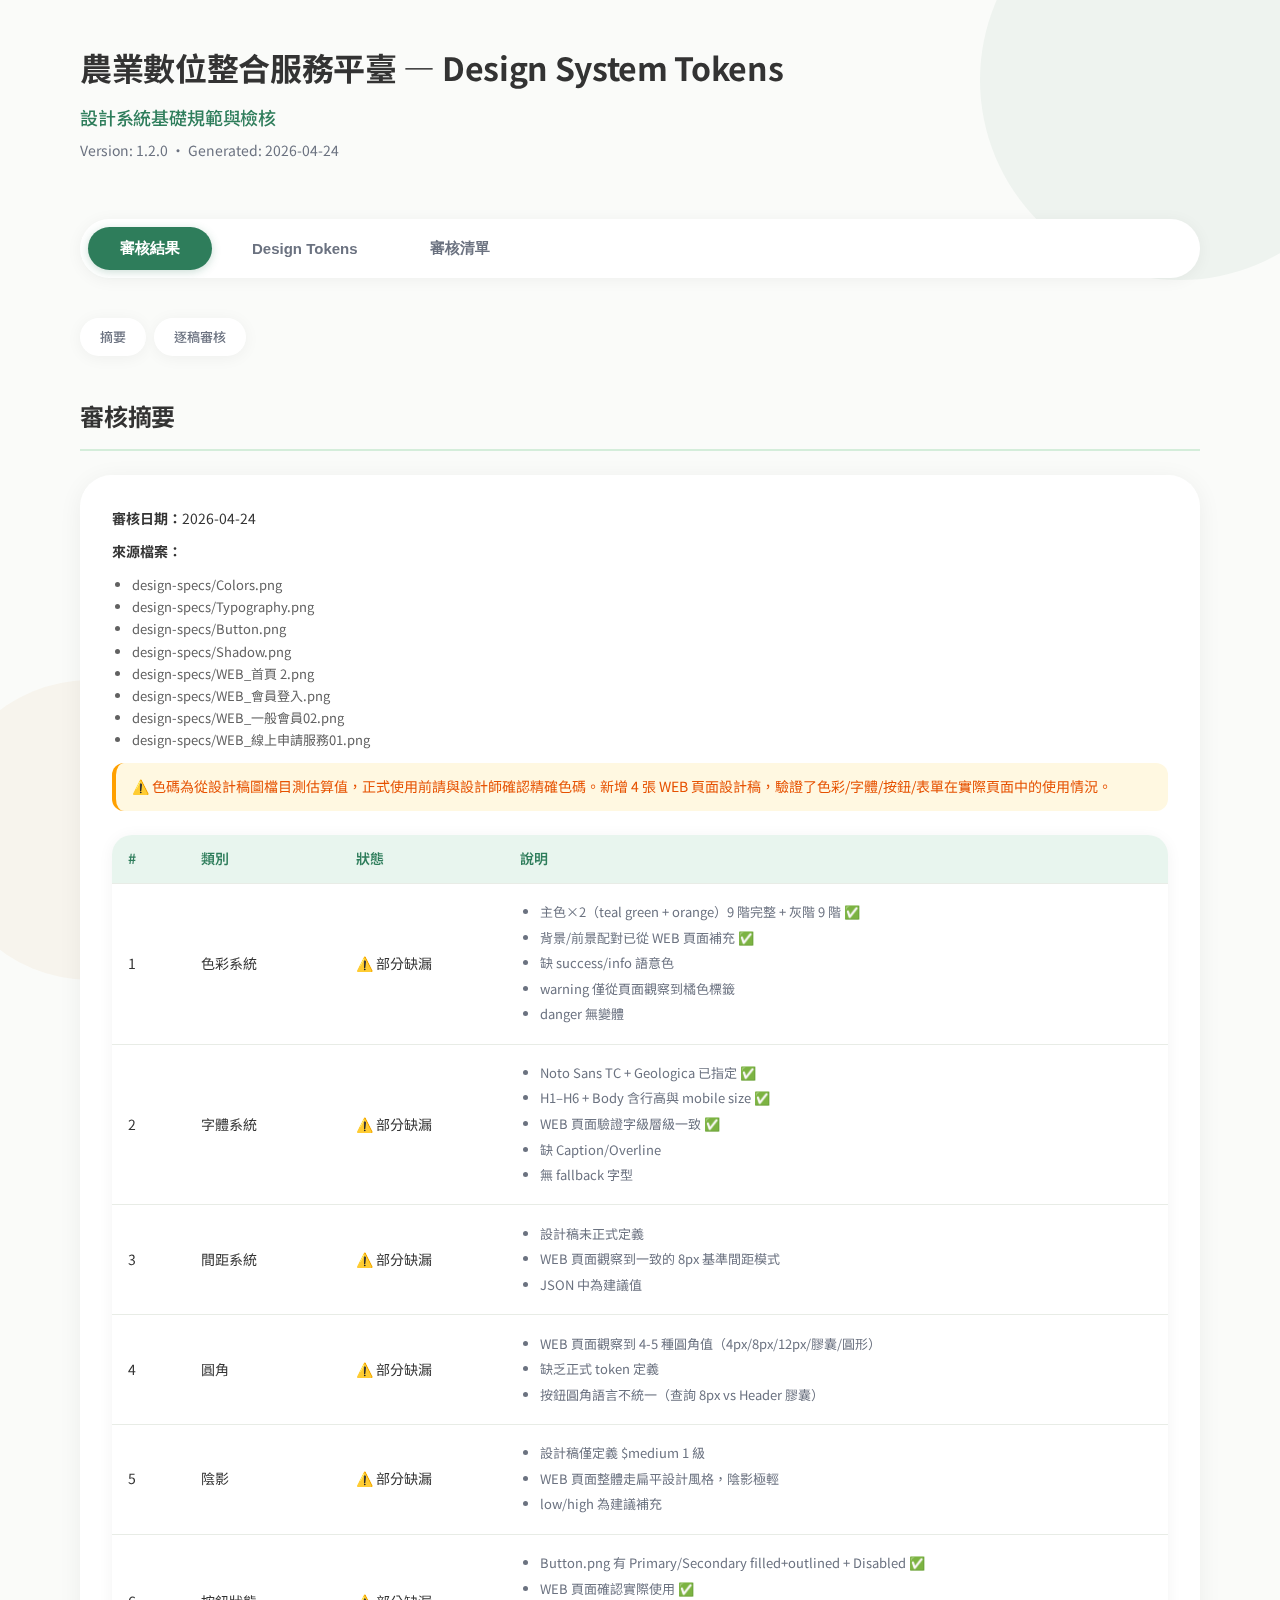
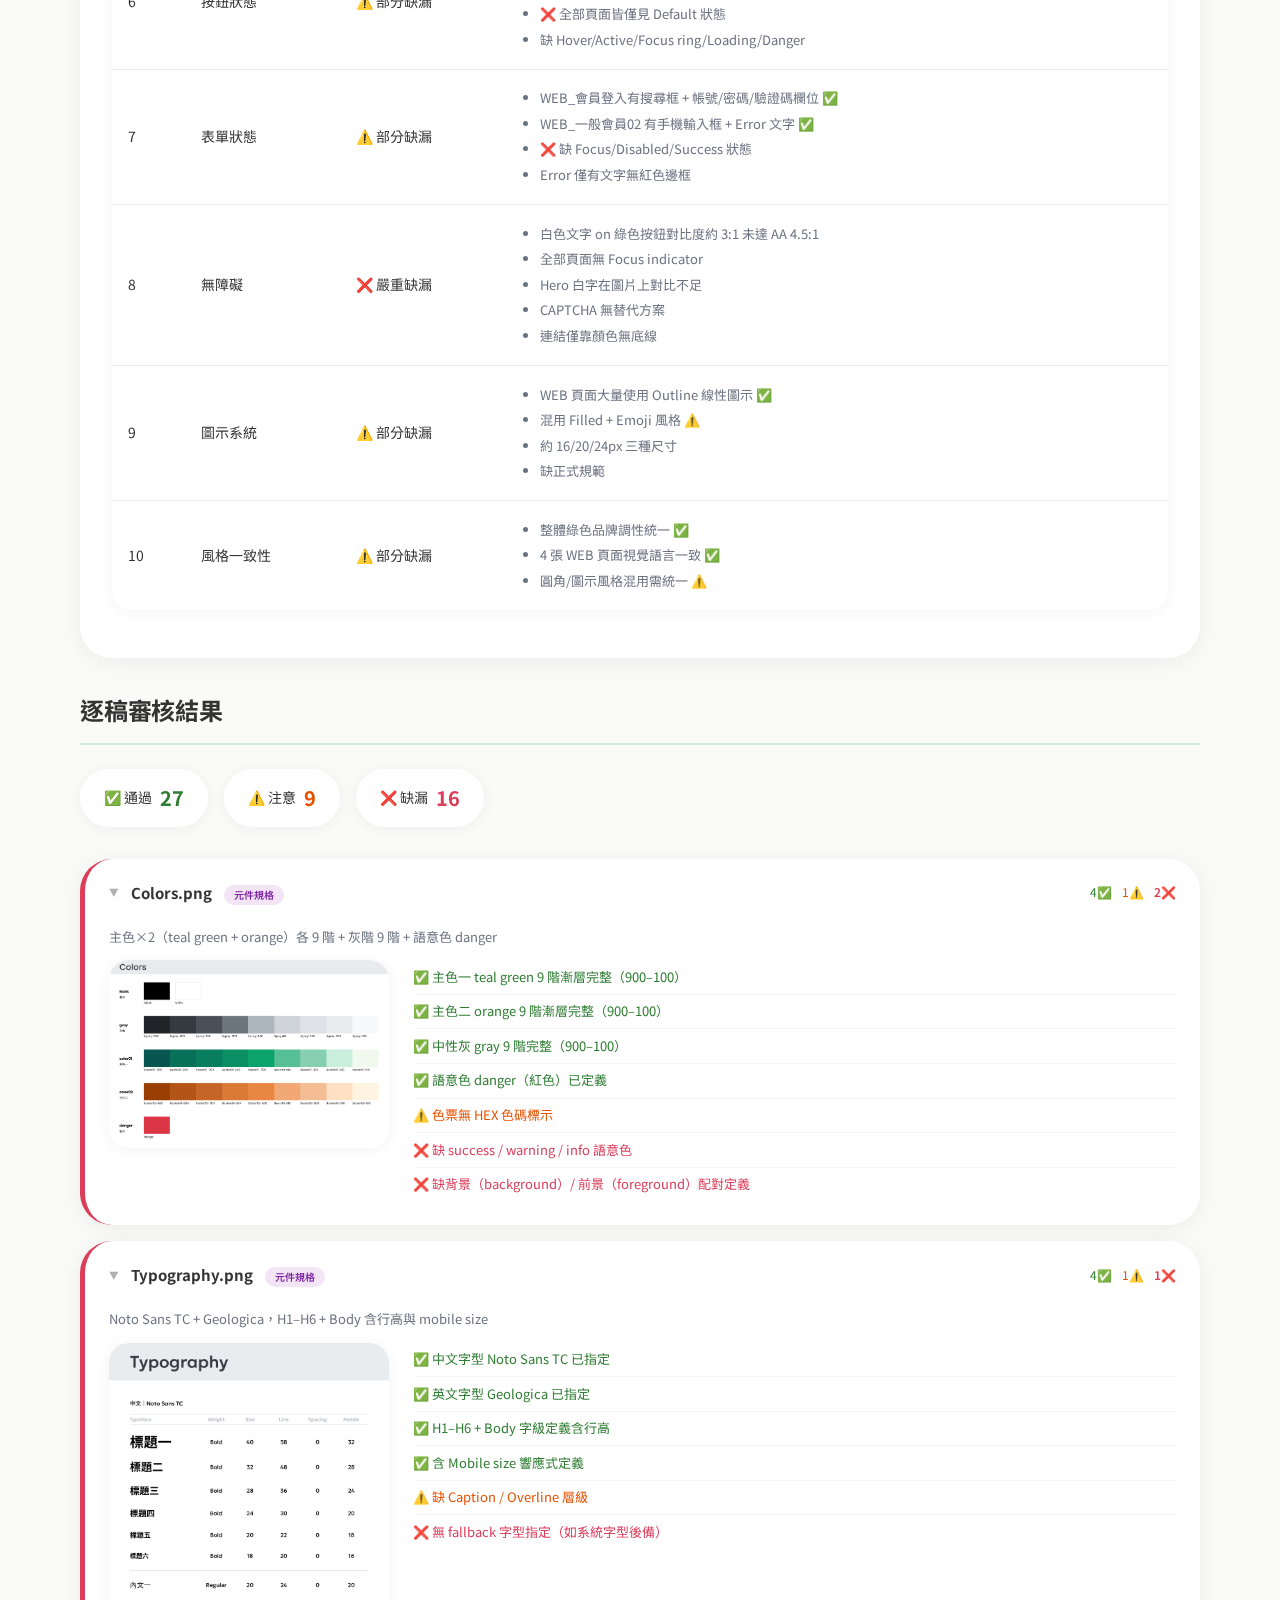
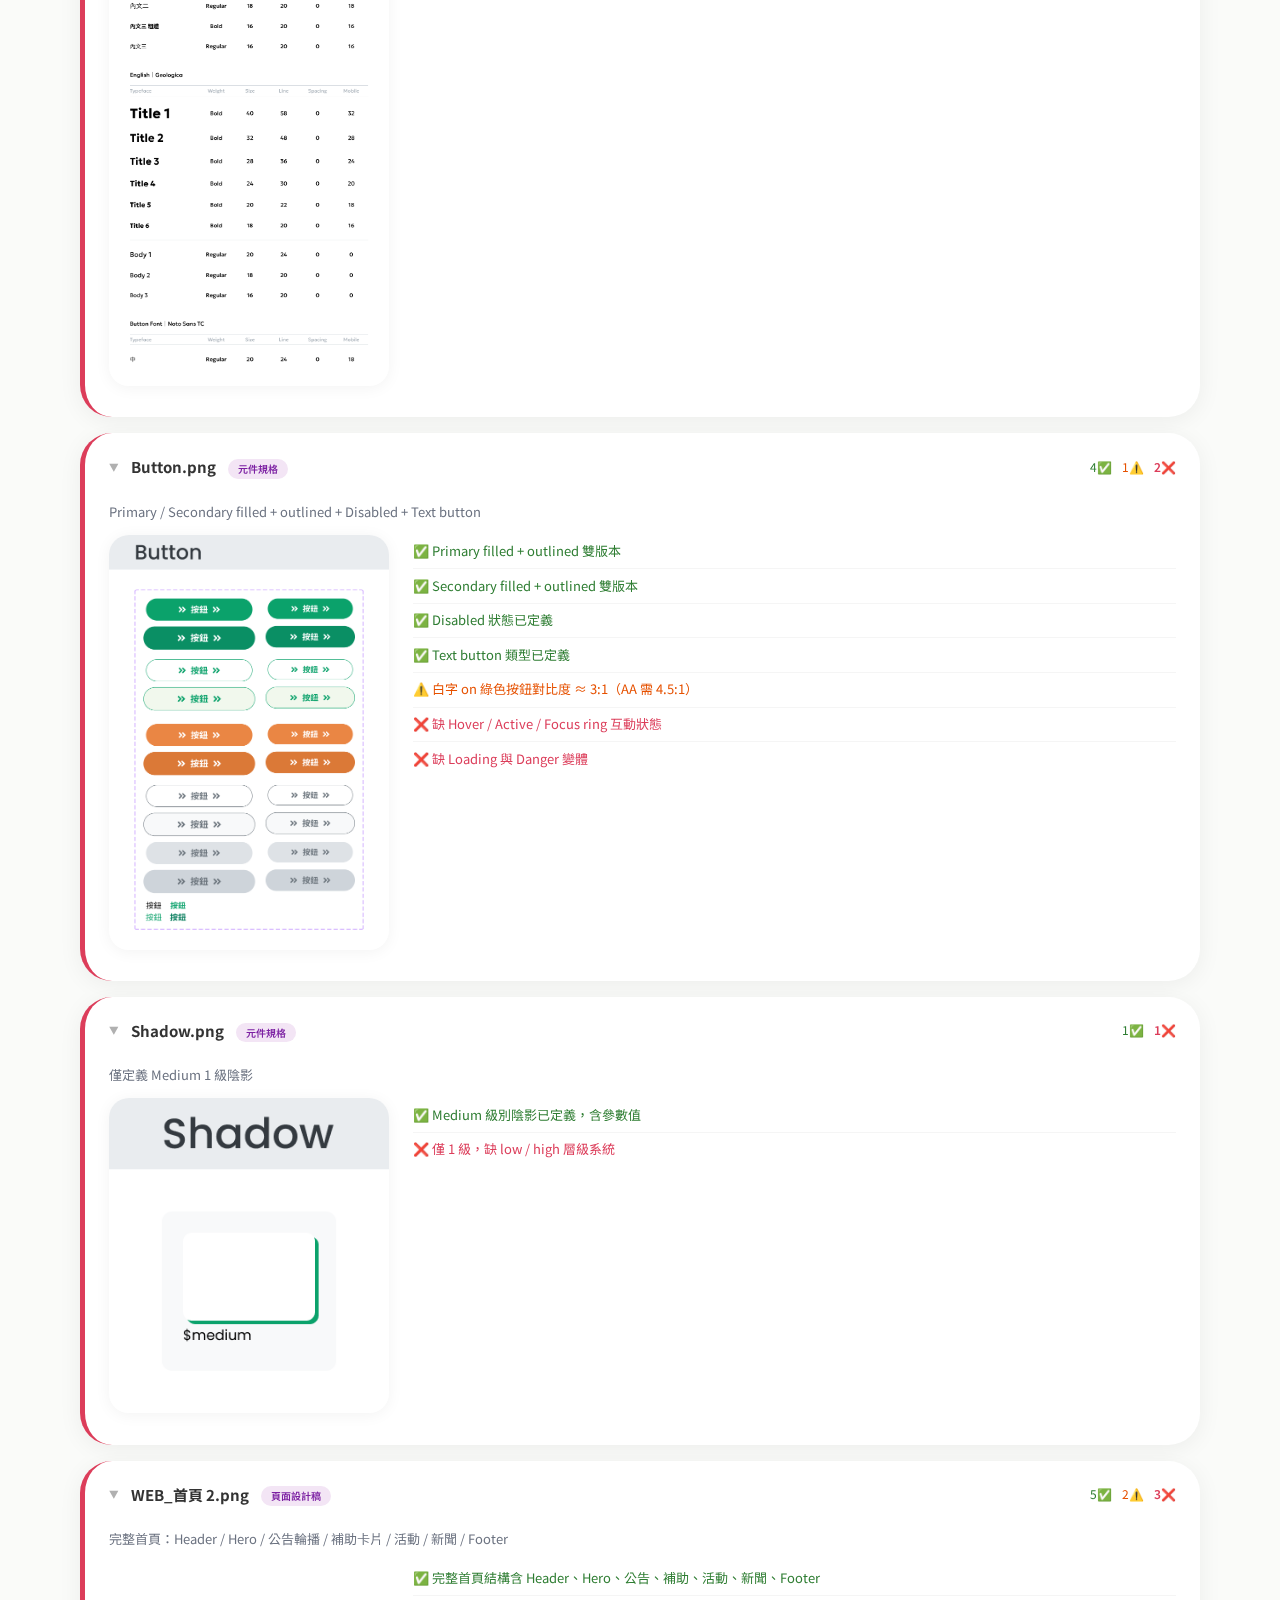
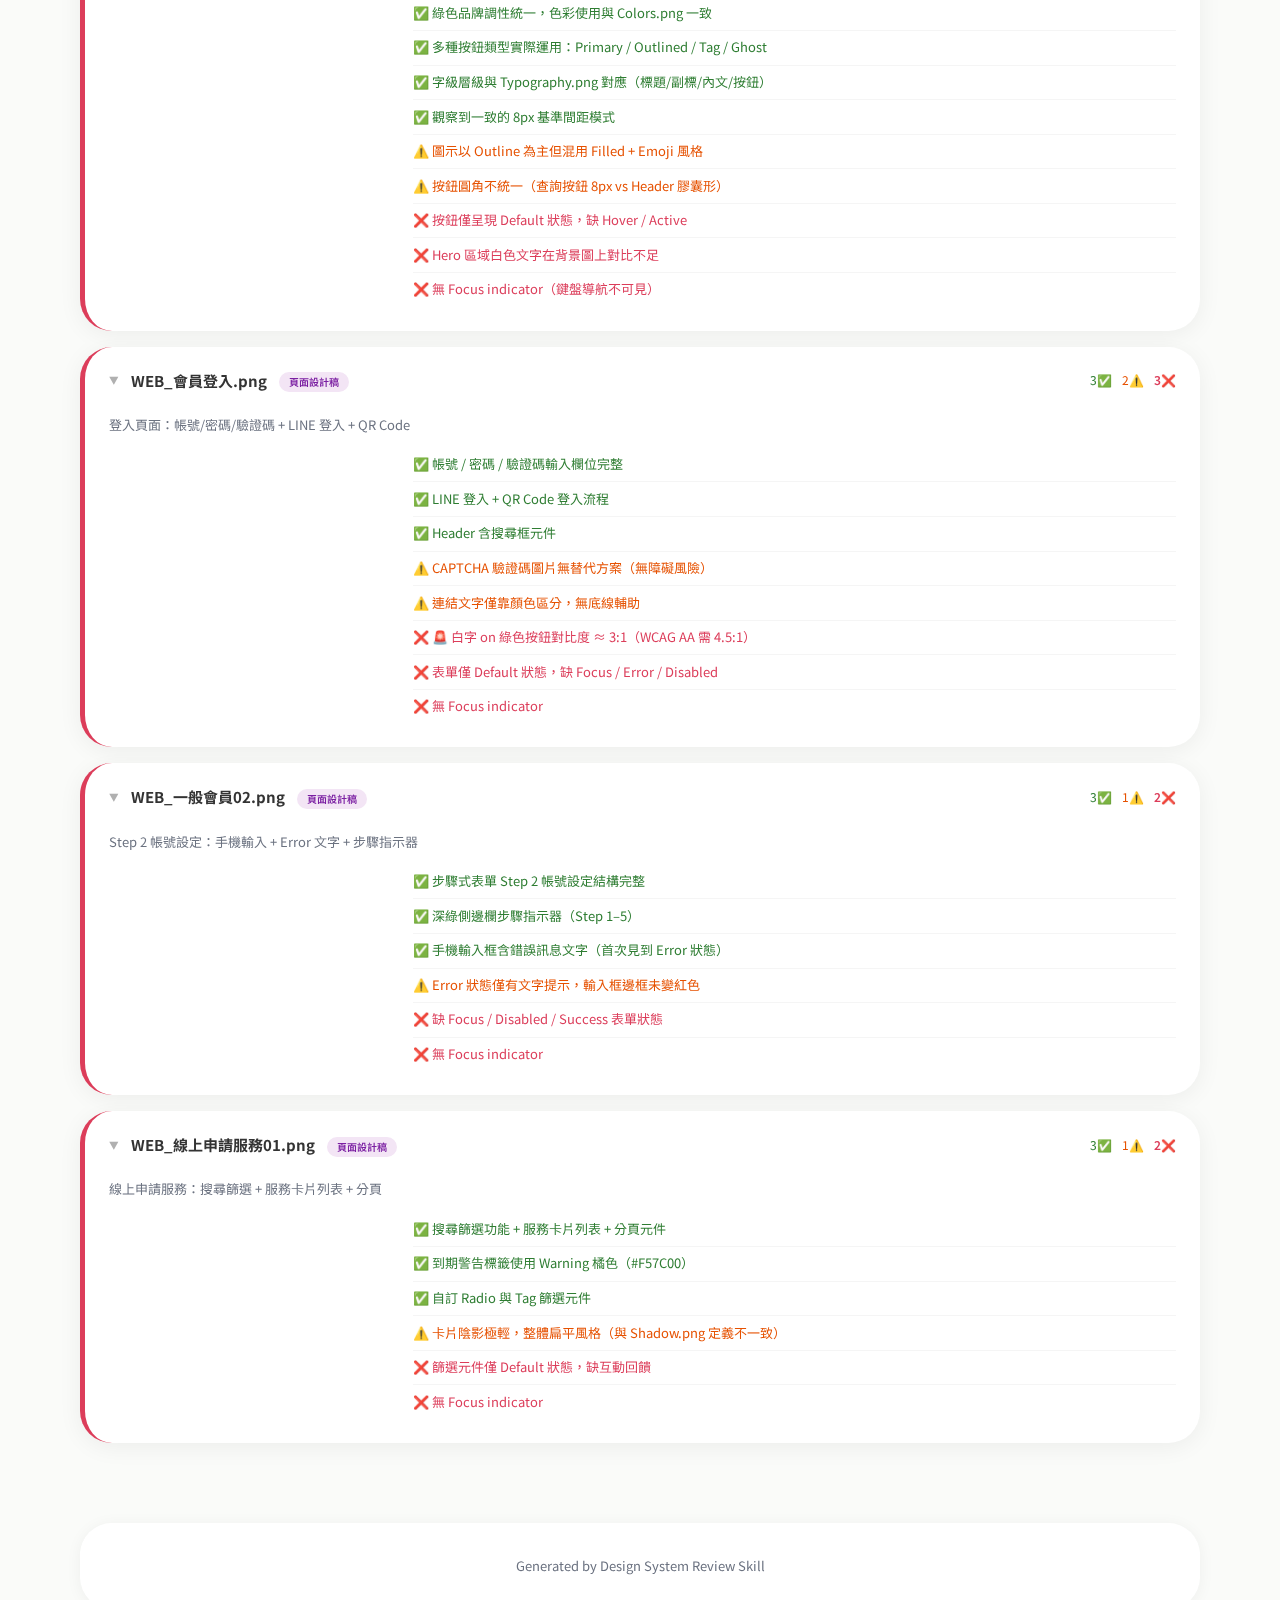
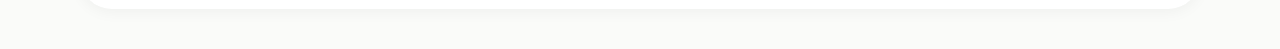
<file: designReview/output/design-tokens.html>
<!DOCTYPE html>
<html lang="zh-Hant">
<head>
<meta charset="UTF-8">
<meta name="viewport" content="width=device-width, initial-scale=1.0">
<title>農業數位整合服務平臺 — Design System Tokens — 設計系統基礎規範與檢核</title>
<link rel="preconnect" href="https://fonts.googleapis.com">
<link rel="preconnect" href="https://fonts.gstatic.com" crossorigin>
<link href="https://fonts.googleapis.com/css2?family=Noto+Sans+TC:wght@400;500;700&display=swap" rel="stylesheet">
<style>
  :root {
    --c-primary: #2E7D5B;
    --c-primary-light: #E8F5EE;
    --c-primary-soft: #D4EDDA;
    --c-accent: #D4853A;
    --c-accent-light: #FFF4EB;
    --c-bg: #FAFBF9;
    --c-surface: #FFFFFF;
    --c-text: #333333;
    --c-text-secondary: #6B7280;
    --c-border: #E8ECE6;
    --c-danger: #DC3D5A;
    --c-danger-light: #FEF2F4;
    --c-warning: #E65100;
    --c-warning-light: #FFF8E1;
    --c-success: #2E7D32;
    --c-success-light: #E8F5E9;
    --radius-sm: 12px;
    --radius-md: 20px;
    --radius-lg: 32px;
    --radius-pill: 9999px;
    --shadow-soft: 0 2px 16px rgba(0,0,0,.05);
    --shadow-card: 0 4px 24px rgba(0,0,0,.06);
    --shadow-hover: 0 8px 32px rgba(0,0,0,.10);
    --section-gap: 3.5rem;
  }
  *, *::before, *::after { box-sizing: border-box; margin: 0; padding: 0; }
  body { font-family: 'Noto Sans TC', 'Inter', system-ui, sans-serif; color: var(--c-text); background: var(--c-bg); line-height: 1.7; padding: 2.5rem; max-width: 1200px; margin: 0 auto; }

  /* decorative organic shapes */
  body::before, body::after {
    content: ''; position: fixed; border-radius: 50%; opacity: .06; pointer-events: none; z-index: -1;
  }
  body::before { width: 400px; height: 400px; background: var(--c-primary); top: -120px; right: -100px; }
  body::after { width: 300px; height: 300px; background: var(--c-accent); bottom: -80px; left: -60px; }

  h1 { font-size: 2rem; font-weight: 700; margin-bottom: .5rem; letter-spacing: -.01em; }
  .meta { color: var(--c-text-secondary); margin-bottom: var(--section-gap); font-size: .875rem; }
  .page-subtitle { font-size: 1.125rem; font-weight: 500; color: var(--c-primary); margin-bottom: .375rem; letter-spacing: -.01em; }
  h2 { font-size: 1.5rem; font-weight: 700; margin: 2rem 0 1.5rem; padding-bottom: .75rem; border-bottom: 2px solid var(--c-primary-soft); letter-spacing: -.01em; }
  h3 { font-size: 1.125rem; font-weight: 600; margin: 1.5rem 0 1rem; text-transform: capitalize; }
  h4 { font-size: 1rem; font-weight: 600; margin: 1.25rem 0 .75rem; }

  /* audit */
  .audit-card { background: var(--c-surface); border-radius: var(--radius-lg); padding: 2rem; border: none; box-shadow: var(--shadow-card); }
  .audit-card p { margin-bottom: .625rem; font-size: .875rem; line-height: 1.7; }
  .audit-notes { background: var(--c-warning-light); border-left: 4px solid #FFA000; padding: .75rem 1rem; border-radius: var(--radius-sm); font-size: .8125rem; color: var(--c-warning); }
  .audit-table { margin-top: 1.5rem; }
  .audit-table td:nth-child(3) { white-space: nowrap; }
  .audit-table td:nth-child(4) { font-size: .8125rem; color: var(--c-text-secondary); }
  .audit-table td ul { margin: .25rem 0; padding-left: 1.25rem; list-style: disc; }
  .audit-table td li { padding: .15rem 0; line-height: 1.6; }

  /* tabs */
  .tab-bar { position: sticky; top: 0; background: var(--c-bg); z-index: 10; border-bottom: none; margin-bottom: 2rem; display: flex; gap: .5rem; padding: .5rem; background: var(--c-surface); border-radius: var(--radius-pill); box-shadow: var(--shadow-soft); }
  .tab-btn { background: none; border: none; padding: .75rem 2rem; font-size: .9375rem; font-weight: 600; color: var(--c-text-secondary); cursor: pointer; border-radius: var(--radius-pill); transition: all .2s ease; display: flex; align-items: center; gap: .5rem; }
  .tab-btn:hover { color: var(--c-text); background: var(--c-primary-light); }
  .tab-btn.active { color: #FFF; background: var(--c-primary); box-shadow: 0 2px 8px rgba(46,125,91,.25); }
  .tab-panel { display: none; }
  .tab-panel.active { display: block; }

  /* sub-nav inside tab */
  .sub-nav { display: flex; gap: .5rem; flex-wrap: wrap; margin-bottom: 2rem; padding: .5rem 0; }
  .sub-nav a { color: var(--c-text-secondary); text-decoration: none; font-size: .8125rem; font-weight: 500; padding: .5rem 1.25rem; border-radius: var(--radius-pill); background: var(--c-surface); box-shadow: var(--shadow-soft); transition: all .2s; }
  .sub-nav a:hover { background: var(--c-primary-light); color: var(--c-primary); transform: translateY(-1px); box-shadow: var(--shadow-card); }

  /* colors */
  .color-grid { display: grid; grid-template-columns: repeat(auto-fill, minmax(160px, 1fr)); gap: 1rem; }
  .color-swatch { border-radius: var(--radius-md); padding: 1.25rem 1rem; min-height: 110px; display: flex; flex-direction: column; justify-content: flex-end; gap: .25rem; font-size: .75rem; transition: all .2s ease; box-shadow: var(--shadow-soft); }
  .color-swatch:hover { transform: translateY(-4px); box-shadow: var(--shadow-hover); }
  .swatch-name { font-weight: 600; font-size: .8125rem; }
  .swatch-contrast { opacity: .85; }

  /* typography */
  .type-scale { display: flex; flex-direction: column; gap: 1rem; }
  .type-sample { padding: .75rem 0; border-bottom: 1px solid var(--c-border); }
  .type-label { display: block; font-size: .75rem; color: var(--c-text-secondary); margin-bottom: .25rem; font-weight: 600; }

  /* spacing */
  .spacing-grid { display: flex; flex-direction: column; gap: .75rem; }
  .spacing-item { display: flex; align-items: center; gap: 1rem; }
  .spacing-bar { height: 28px; background: linear-gradient(90deg, var(--c-primary), var(--c-primary-soft)); border-radius: var(--radius-pill); opacity: .8; }
  .spacing-label { font-size: .8125rem; white-space: nowrap; font-weight: 500; }

  /* radius */
  .radius-grid { display: flex; gap: 2rem; flex-wrap: wrap; }
  .radius-item { text-align: center; font-size: .8125rem; font-weight: 500; }
  .radius-box { width: 88px; height: 88px; background: linear-gradient(135deg, var(--c-primary-light), var(--c-primary-soft)); border: 2px solid var(--c-primary); opacity: .75; margin-bottom: .75rem; }

  /* shadow */
  .shadow-grid { display: flex; gap: 2rem; flex-wrap: wrap; }
  .shadow-item { background: var(--c-surface); border-radius: var(--radius-lg); padding: 2rem; width: 240px; display: flex; flex-direction: column; gap: .625rem; transition: transform .2s; }
  .shadow-item:hover { transform: translateY(-2px); }
  .shadow-item code { font-size: .6875rem; color: var(--c-text-secondary); word-break: break-all; }

  /* tables */
  table { width: 100%; border-collapse: separate; border-spacing: 0; margin: 1rem 0; font-size: .875rem; background: var(--c-surface); border-radius: var(--radius-md); overflow: hidden; box-shadow: var(--shadow-soft); }
  th, td { text-align: left; padding: .75rem 1rem; border-bottom: 1px solid var(--c-border); }
  th { font-weight: 600; background: var(--c-primary-light); color: var(--c-primary); }
  tr:last-child td { border-bottom: none; }

  .section-card { background: var(--c-surface); border-radius: var(--radius-lg); padding: 2rem 2.5rem; box-shadow: var(--shadow-card); margin-bottom: 1rem; }
  .token-group { margin-bottom: 2.5rem; }
  .group-desc { font-size: .8125rem; color: var(--c-text-secondary); margin: .25rem 0 1rem; line-height: 1.7; }

  /* status badges */
  .status-badge { font-size: .6875rem; font-weight: 600; padding: .2rem .625rem; border-radius: var(--radius-pill); margin-left: .5rem; vertical-align: middle; white-space: nowrap; }
  .status-missing { background: var(--c-warning-light); color: var(--c-warning); }
  .status-suggested { background: #EDE7F6; color: #5E35B1; font-size: .625rem; }
  .status-from-design { background: var(--c-success-light); color: var(--c-success); font-size: .625rem; }

  /* missing color swatch */
  .color-missing { background: repeating-linear-gradient(45deg, #F8F8F8, #F8F8F8 10px, #F0F0F0 10px, #F0F0F0 20px); border: 2px dashed #D0D0D0; color: #9E9E9E; border-radius: var(--radius-md); }

  /* spec audit */
  .spec-stats { display: flex; gap: 1rem; margin-bottom: 2rem; }
  .spec-stat { font-size: .875rem; display: flex; align-items: center; gap: .5rem; padding: .75rem 1.5rem; border-radius: var(--radius-pill); background: var(--c-surface); box-shadow: var(--shadow-soft); border: none; }
  .spec-stat strong { font-size: 1.25rem; }
  .spec-stat-pass strong { color: var(--c-success); }
  .spec-stat-warn strong { color: var(--c-warning); }
  .spec-stat-fail strong { color: var(--c-danger); }

  .spec-card { background: var(--c-surface); border-radius: var(--radius-lg); margin-bottom: 1rem; border: none; box-shadow: var(--shadow-card); overflow: hidden; transition: transform .2s, box-shadow .2s; }
  .spec-card:hover { transform: translateY(-2px); box-shadow: var(--shadow-hover); }
  .spec-card-has-fail { border-left: 5px solid var(--c-danger); }
  .spec-card-has-warn { border-left: 5px solid var(--c-accent); }
  .spec-card-all-pass { border-left: 5px solid #66BB6A; }
  .spec-card-header { display: flex; align-items: center; gap: .75rem; padding: 1.25rem 1.5rem; cursor: pointer; user-select: none; }
  .spec-card-header:hover { background: rgba(0,0,0,.015); }
  .spec-collapse-icon { font-size: .6rem; color: #B0B0B0; transition: transform .2s; }
  .spec-collapsed .spec-collapse-icon { transform: rotate(-90deg); }
  .spec-collapsed .spec-summary,
  .spec-collapsed .spec-card-body { display: none; }
  .spec-card-title { flex: 1; }
  .spec-card-title strong { font-size: .9375rem; }
  .spec-type-badge { font-size: .625rem; font-weight: 600; padding: .15rem .625rem; border-radius: var(--radius-pill); background: #F3E5F5; color: #7B1FA2; margin-left: .5rem; vertical-align: middle; }
  .spec-card-counts { display: flex; gap: .625rem; font-size: .75rem; white-space: nowrap; }
  .sc-pass { color: var(--c-success); }
  .sc-warn { color: var(--c-warning); }
  .sc-fail { color: var(--c-danger); font-weight: 600; }
  .spec-summary { font-size: .8125rem; color: var(--c-text-secondary); padding: 0 1.5rem .75rem; line-height: 1.7; }
  .spec-card-body { display: flex; gap: 1.5rem; padding: 0 1.5rem 1.5rem; align-items: flex-start; }
  .spec-img-wrap { flex-shrink: 0; width: 280px; }
  .spec-img { width: 100%; border-radius: var(--radius-md); border: none; cursor: pointer; transition: all .25s ease; box-shadow: var(--shadow-soft); }
  .spec-img:hover { box-shadow: var(--shadow-hover); transform: scale(1.02); }
  .spec-img.spec-img-expanded { position: fixed; top: 50%; left: 50%; transform: translate(-50%,-50%); width: auto; max-width: 90vw; max-height: 90vh; object-fit: contain; z-index: 1000; box-shadow: 0 16px 64px rgba(0,0,0,.35); border-radius: var(--radius-md); }
  .spec-img-overlay { display: none; position: fixed; inset: 0; background: rgba(0,0,0,.5); backdrop-filter: blur(4px); z-index: 999; cursor: pointer; }
  .spec-findings { list-style: none; padding: 0; flex: 1; min-width: 0; }
  @media (max-width: 768px) {
    .spec-card-body { flex-direction: column; }
    .spec-img-wrap { width: 100%; }
  }
  .spec-findings li { padding: .4rem 0; font-size: .8125rem; border-bottom: 1px solid #F5F5F5; line-height: 1.6; }
  .spec-findings li:last-child { border-bottom: none; }
  .finding-pass { color: var(--c-success); }
  .finding-warn { color: var(--c-warning); }
  .finding-fail { color: var(--c-danger); }

  /* checklist */
  .checklist-progress { background: var(--c-surface); border-radius: var(--radius-lg); padding: 2rem; margin-bottom: 2rem; border: none; box-shadow: var(--shadow-card); }
  .progress-stats { display: flex; gap: 2.5rem; margin-bottom: 1rem; flex-wrap: wrap; }
  .progress-stat { display: flex; flex-direction: column; }
  .progress-label { font-size: .75rem; color: var(--c-text-secondary); text-transform: uppercase; letter-spacing: .5px; font-weight: 500; }
  .progress-value { font-size: 1.5rem; font-weight: 700; color: var(--c-text); }
  .progress-bar-track { height: 10px; background: var(--c-border); border-radius: var(--radius-pill); overflow: hidden; margin-bottom: 1rem; }
  .progress-bar-fill { height: 100%; background: linear-gradient(90deg, var(--c-primary), #43A047); border-radius: var(--radius-pill); transition: width .4s ease; }
  .btn-reset { background: none; border: 1px solid var(--c-border); border-radius: var(--radius-pill); padding: .5rem 1.25rem; font-size: .75rem; font-weight: 500; color: var(--c-text-secondary); cursor: pointer; transition: all .2s; }
  .btn-reset:hover { background: var(--c-danger-light); color: var(--c-danger); border-color: var(--c-danger); }

  .checklist-section { background: var(--c-surface); border-radius: var(--radius-lg); margin-bottom: 1.25rem; border: none; box-shadow: var(--shadow-card); overflow: hidden; }
  .checklist-section-title { margin: 0; padding: 1.25rem 1.5rem; cursor: pointer; user-select: none; display: flex; align-items: center; gap: .5rem; font-size: 1.05rem; text-transform: none; }
  .checklist-section-title:hover { background: rgba(0,0,0,.015); }
  .collapse-icon { font-size: .65rem; transition: transform .2s; color: #B0B0B0; }
  .checklist-section.collapsed .collapse-icon { transform: rotate(-90deg); }
  .checklist-section.collapsed .checklist-section-body { display: none; }
  .checklist-section-body { padding: 0 1.5rem 1.25rem; }
  .section-badge { margin-left: auto; font-size: .75rem; font-weight: 600; padding: .2rem .75rem; border-radius: var(--radius-pill); background: var(--c-success-light); color: var(--c-success); }

  .checklist-sub-title { font-size: .875rem; font-weight: 600; margin: 1.25rem 0 .625rem; color: #424242; padding-bottom: .375rem; border-bottom: 1px solid var(--c-border); text-transform: none; }
  .checklist-items { list-style: none; padding: 0; }
  .checklist-item { padding: .4rem 0; }
  .checklist-item label { display: flex; align-items: flex-start; gap: .625rem; cursor: pointer; font-size: .875rem; line-height: 1.7; }
  .checklist-indent { padding-left: 1.75rem; }
  .checklist-item input[type="checkbox"] { display: none; }
  .checkmark { flex-shrink: 0; width: 20px; height: 20px; border: 2px solid #D0D0D0; border-radius: 6px; display: inline-flex; align-items: center; justify-content: center; margin-top: 3px; transition: all .2s; }
  .checklist-item input:checked ~ .checkmark { background: var(--c-primary); border-color: var(--c-primary); }
  .checklist-item input:checked ~ .checkmark::after { content: "✓"; color: #FFF; font-size: .7rem; font-weight: 700; }
  .checklist-item input:checked ~ .item-text { color: #B0B0B0; text-decoration: line-through; }
  .badge-required { font-size: .625rem; font-weight: 600; padding: .15rem .5rem; border-radius: var(--radius-pill); background: var(--c-warning-light); color: var(--c-warning); margin-left: .25rem; white-space: nowrap; }

  @media (max-width: 640px) {
    body { padding: 1.25rem; }
    .color-grid { grid-template-columns: repeat(auto-fill, minmax(120px, 1fr)); }
    .progress-stats { gap: 1.25rem; }
    .tab-bar { flex-direction: column; border-radius: var(--radius-md); }
    .spec-stats { flex-wrap: wrap; }
  }
</style>
</head>
<body>
<h1>農業數位整合服務平臺 — Design System Tokens</h1>
<p class="page-subtitle">設計系統基礎規範與檢核</p>
<p class="meta">Version: 1.2.0 &middot; Generated: 2026-04-24</p>

<div class="tab-bar">
  <button class="tab-btn active" data-tab="audit" onclick="switchTab('audit')">審核結果</button>
  <button class="tab-btn" data-tab="tokens" onclick="switchTab('tokens')">Design Tokens</button>
  <button class="tab-btn" data-tab="checklist" onclick="switchTab('checklist')">審核清單</button>
</div>

<div id="tab-audit" class="tab-panel active">
  <div class="sub-nav">
    <a href="#audit-summary">摘要</a>
    <a href="#spec-audit">逐稿審核</a>
  </div>
  <section id="audit-summary"><h2>審核摘要</h2>
    <div class="audit-card">
      <p><strong>審核日期：</strong>2026-04-24</p>
      <p><strong>來源檔案：</strong></p>
      <ul style="font-size:.8125rem; margin:.25rem 0 .75rem 1.25rem; color:#616161;"><li>design-specs/Colors.png</li><li>design-specs/Typography.png</li><li>design-specs/Button.png</li><li>design-specs/Shadow.png</li><li>design-specs/WEB_首頁 2.png</li><li>design-specs/WEB_會員登入.png</li><li>design-specs/WEB_一般會員02.png</li><li>design-specs/WEB_線上申請服務01.png</li></ul>
      <p class="audit-notes">⚠️ 色碼為從設計稿圖檔目測估算值，正式使用前請與設計師確認精確色碼。新增 4 張 WEB 頁面設計稿，驗證了色彩/字體/按鈕/表單在實際頁面中的使用情況。</p>
      <table class="audit-table">
        <thead><tr><th>#</th><th>類別</th><th>狀態</th><th>說明</th></tr></thead>
        <tbody>
          <tr><td>1</td><td>色彩系統</td><td>⚠️ 部分缺漏</td><td><ul><li>主色×2（teal green + orange）9 階完整 + 灰階 9 階 ✅</li><li>背景/前景配對已從 WEB 頁面補充 ✅</li><li>缺 success/info 語意色</li><li>warning 僅從頁面觀察到橘色標籤</li><li>danger 無變體</li></ul></td></tr>
          <tr><td>2</td><td>字體系統</td><td>⚠️ 部分缺漏</td><td><ul><li>Noto Sans TC + Geologica 已指定 ✅</li><li>H1–H6 + Body 含行高與 mobile size ✅</li><li>WEB 頁面驗證字級層級一致 ✅</li><li>缺 Caption/Overline</li><li>無 fallback 字型</li></ul></td></tr>
          <tr><td>3</td><td>間距系統</td><td>⚠️ 部分缺漏</td><td><ul><li>設計稿未正式定義</li><li>WEB 頁面觀察到一致的 8px 基準間距模式</li><li>JSON 中為建議值</li></ul></td></tr>
          <tr><td>4</td><td>圓角</td><td>⚠️ 部分缺漏</td><td><ul><li>WEB 頁面觀察到 4-5 種圓角值（4px/8px/12px/膠囊/圓形）</li><li>缺乏正式 token 定義</li><li>按鈕圓角語言不統一（查詢 8px vs Header 膠囊）</li></ul></td></tr>
          <tr><td>5</td><td>陰影</td><td>⚠️ 部分缺漏</td><td><ul><li>設計稿僅定義 $medium 1 級</li><li>WEB 頁面整體走扁平設計風格，陰影極輕</li><li>low/high 為建議補充</li></ul></td></tr>
          <tr><td>6</td><td>按鈕狀態</td><td>⚠️ 部分缺漏</td><td><ul><li>Button.png 有 Primary/Secondary filled+outlined + Disabled ✅</li><li>WEB 頁面確認實際使用 ✅</li><li>❌ 全部頁面皆僅見 Default 狀態</li><li>缺 Hover/Active/Focus ring/Loading/Danger</li></ul></td></tr>
          <tr><td>7</td><td>表單狀態</td><td>⚠️ 部分缺漏</td><td><ul><li>WEB_會員登入有搜尋框 + 帳號/密碼/驗證碼欄位 ✅</li><li>WEB_一般會員02 有手機輸入框 + Error 文字 ✅</li><li>❌ 缺 Focus/Disabled/Success 狀態</li><li>Error 僅有文字無紅色邊框</li></ul></td></tr>
          <tr><td>8</td><td>無障礙</td><td>❌ 嚴重缺漏</td><td><ul><li>白色文字 on 綠色按鈕對比度約 3:1 未達 AA 4.5:1</li><li>全部頁面無 Focus indicator</li><li>Hero 白字在圖片上對比不足</li><li>CAPTCHA 無替代方案</li><li>連結僅靠顏色無底線</li></ul></td></tr>
          <tr><td>9</td><td>圖示系統</td><td>⚠️ 部分缺漏</td><td><ul><li>WEB 頁面大量使用 Outline 線性圖示 ✅</li><li>混用 Filled + Emoji 風格 ⚠️</li><li>約 16/20/24px 三種尺寸</li><li>缺正式規範</li></ul></td></tr>
          <tr><td>10</td><td>風格一致性</td><td>⚠️ 部分缺漏</td><td><ul><li>整體綠色品牌調性統一 ✅</li><li>4 張 WEB 頁面視覺語言一致 ✅</li><li>圓角/圖示風格混用需統一 ⚠️</li></ul></td></tr>
        </tbody>
      </table>
    </div>
  </section><section id="spec-audit"><h2>逐稿審核結果</h2>
    <div class="spec-stats">
      <span class="spec-stat spec-stat-pass">✅ 通過 <strong>27</strong></span>
      <span class="spec-stat spec-stat-warn">⚠️ 注意 <strong>9</strong></span>
      <span class="spec-stat spec-stat-fail">❌ 缺漏 <strong>16</strong></span>
    </div>
    <div class="spec-card spec-card-has-fail">
      <div class="spec-card-header" onclick="this.parentElement.classList.toggle('spec-collapsed')">
        <span class="spec-collapse-icon">▼</span>
        <div class="spec-card-title">
          <strong>Colors.png</strong>
          <span class="spec-type-badge">元件規格</span>
        </div>
        <div class="spec-card-counts">
          <span class="sc-pass">4✅</span>
          <span class="sc-warn">1⚠️</span>
          <span class="sc-fail">2❌</span>
        </div>
      </div>
      <p class="spec-summary">主色×2（teal green + orange）各 9 階 + 灰階 9 階 + 語意色 danger</p>
      <div class="spec-card-body">
      <div class="spec-img-wrap">
        <img class="spec-img" src="../.github/skills/design-system-review/design-specs/Colors.png" alt="Colors.png" loading="lazy" onclick="openSpecImg(this)">
      </div>
      <ul class="spec-findings"><li class="finding-pass">✅ 主色一 teal green 9 階漸層完整（900–100）</li><li class="finding-pass">✅ 主色二 orange 9 階漸層完整（900–100）</li><li class="finding-pass">✅ 中性灰 gray 9 階完整（900–100）</li><li class="finding-pass">✅ 語意色 danger（紅色）已定義</li><li class="finding-warn">⚠️ 色票無 HEX 色碼標示</li><li class="finding-fail">❌ 缺 success / warning / info 語意色</li><li class="finding-fail">❌ 缺背景（background）/ 前景（foreground）配對定義</li></ul></div></div>
    <div class="spec-card spec-card-has-fail">
      <div class="spec-card-header" onclick="this.parentElement.classList.toggle('spec-collapsed')">
        <span class="spec-collapse-icon">▼</span>
        <div class="spec-card-title">
          <strong>Typography.png</strong>
          <span class="spec-type-badge">元件規格</span>
        </div>
        <div class="spec-card-counts">
          <span class="sc-pass">4✅</span>
          <span class="sc-warn">1⚠️</span>
          <span class="sc-fail">1❌</span>
        </div>
      </div>
      <p class="spec-summary">Noto Sans TC + Geologica，H1–H6 + Body 含行高與 mobile size</p>
      <div class="spec-card-body">
      <div class="spec-img-wrap">
        <img class="spec-img" src="../.github/skills/design-system-review/design-specs/Typography.png" alt="Typography.png" loading="lazy" onclick="openSpecImg(this)">
      </div>
      <ul class="spec-findings"><li class="finding-pass">✅ 中文字型 Noto Sans TC 已指定</li><li class="finding-pass">✅ 英文字型 Geologica 已指定</li><li class="finding-pass">✅ H1–H6 + Body 字級定義含行高</li><li class="finding-pass">✅ 含 Mobile size 響應式定義</li><li class="finding-warn">⚠️ 缺 Caption / Overline 層級</li><li class="finding-fail">❌ 無 fallback 字型指定（如系統字型後備）</li></ul></div></div>
    <div class="spec-card spec-card-has-fail">
      <div class="spec-card-header" onclick="this.parentElement.classList.toggle('spec-collapsed')">
        <span class="spec-collapse-icon">▼</span>
        <div class="spec-card-title">
          <strong>Button.png</strong>
          <span class="spec-type-badge">元件規格</span>
        </div>
        <div class="spec-card-counts">
          <span class="sc-pass">4✅</span>
          <span class="sc-warn">1⚠️</span>
          <span class="sc-fail">2❌</span>
        </div>
      </div>
      <p class="spec-summary">Primary / Secondary filled + outlined + Disabled + Text button</p>
      <div class="spec-card-body">
      <div class="spec-img-wrap">
        <img class="spec-img" src="../.github/skills/design-system-review/design-specs/Button.png" alt="Button.png" loading="lazy" onclick="openSpecImg(this)">
      </div>
      <ul class="spec-findings"><li class="finding-pass">✅ Primary filled + outlined 雙版本</li><li class="finding-pass">✅ Secondary filled + outlined 雙版本</li><li class="finding-pass">✅ Disabled 狀態已定義</li><li class="finding-pass">✅ Text button 類型已定義</li><li class="finding-warn">⚠️ 白字 on 綠色按鈕對比度 ≈ 3:1（AA 需 4.5:1）</li><li class="finding-fail">❌ 缺 Hover / Active / Focus ring 互動狀態</li><li class="finding-fail">❌ 缺 Loading 與 Danger 變體</li></ul></div></div>
    <div class="spec-card spec-card-has-fail">
      <div class="spec-card-header" onclick="this.parentElement.classList.toggle('spec-collapsed')">
        <span class="spec-collapse-icon">▼</span>
        <div class="spec-card-title">
          <strong>Shadow.png</strong>
          <span class="spec-type-badge">元件規格</span>
        </div>
        <div class="spec-card-counts">
          <span class="sc-pass">1✅</span>
          
          <span class="sc-fail">1❌</span>
        </div>
      </div>
      <p class="spec-summary">僅定義 Medium 1 級陰影</p>
      <div class="spec-card-body">
      <div class="spec-img-wrap">
        <img class="spec-img" src="../.github/skills/design-system-review/design-specs/Shadow.png" alt="Shadow.png" loading="lazy" onclick="openSpecImg(this)">
      </div>
      <ul class="spec-findings"><li class="finding-pass">✅ Medium 級別陰影已定義，含參數值</li><li class="finding-fail">❌ 僅 1 級，缺 low / high 層級系統</li></ul></div></div>
    <div class="spec-card spec-card-has-fail">
      <div class="spec-card-header" onclick="this.parentElement.classList.toggle('spec-collapsed')">
        <span class="spec-collapse-icon">▼</span>
        <div class="spec-card-title">
          <strong>WEB_首頁 2.png</strong>
          <span class="spec-type-badge">頁面設計稿</span>
        </div>
        <div class="spec-card-counts">
          <span class="sc-pass">5✅</span>
          <span class="sc-warn">2⚠️</span>
          <span class="sc-fail">3❌</span>
        </div>
      </div>
      <p class="spec-summary">完整首頁：Header / Hero / 公告輪播 / 補助卡片 / 活動 / 新聞 / Footer</p>
      <div class="spec-card-body">
      <div class="spec-img-wrap">
        <img class="spec-img" src="../.github/skills/design-system-review/design-specs/WEB_%E9%A6%96%E9%A0%81%202.png" alt="WEB_首頁 2.png" loading="lazy" onclick="openSpecImg(this)">
      </div>
      <ul class="spec-findings"><li class="finding-pass">✅ 完整首頁結構含 Header、Hero、公告、補助、活動、新聞、Footer</li><li class="finding-pass">✅ 綠色品牌調性統一，色彩使用與 Colors.png 一致</li><li class="finding-pass">✅ 多種按鈕類型實際運用：Primary / Outlined / Tag / Ghost</li><li class="finding-pass">✅ 字級層級與 Typography.png 對應（標題/副標/內文/按鈕）</li><li class="finding-pass">✅ 觀察到一致的 8px 基準間距模式</li><li class="finding-warn">⚠️ 圖示以 Outline 為主但混用 Filled + Emoji 風格</li><li class="finding-warn">⚠️ 按鈕圓角不統一（查詢按鈕 8px vs Header 膠囊形）</li><li class="finding-fail">❌ 按鈕僅呈現 Default 狀態，缺 Hover / Active</li><li class="finding-fail">❌ Hero 區域白色文字在背景圖上對比不足</li><li class="finding-fail">❌ 無 Focus indicator（鍵盤導航不可見）</li></ul></div></div>
    <div class="spec-card spec-card-has-fail">
      <div class="spec-card-header" onclick="this.parentElement.classList.toggle('spec-collapsed')">
        <span class="spec-collapse-icon">▼</span>
        <div class="spec-card-title">
          <strong>WEB_會員登入.png</strong>
          <span class="spec-type-badge">頁面設計稿</span>
        </div>
        <div class="spec-card-counts">
          <span class="sc-pass">3✅</span>
          <span class="sc-warn">2⚠️</span>
          <span class="sc-fail">3❌</span>
        </div>
      </div>
      <p class="spec-summary">登入頁面：帳號/密碼/驗證碼 + LINE 登入 + QR Code</p>
      <div class="spec-card-body">
      <div class="spec-img-wrap">
        <img class="spec-img" src="../.github/skills/design-system-review/design-specs/WEB_%E6%9C%83%E5%93%A1%E7%99%BB%E5%85%A5.png" alt="WEB_會員登入.png" loading="lazy" onclick="openSpecImg(this)">
      </div>
      <ul class="spec-findings"><li class="finding-pass">✅ 帳號 / 密碼 / 驗證碼輸入欄位完整</li><li class="finding-pass">✅ LINE 登入 + QR Code 登入流程</li><li class="finding-pass">✅ Header 含搜尋框元件</li><li class="finding-warn">⚠️ CAPTCHA 驗證碼圖片無替代方案（無障礙風險）</li><li class="finding-warn">⚠️ 連結文字僅靠顏色區分，無底線輔助</li><li class="finding-fail">❌ 🚨 白字 on 綠色按鈕對比度 ≈ 3:1（WCAG AA 需 4.5:1）</li><li class="finding-fail">❌ 表單僅 Default 狀態，缺 Focus / Error / Disabled</li><li class="finding-fail">❌ 無 Focus indicator</li></ul></div></div>
    <div class="spec-card spec-card-has-fail">
      <div class="spec-card-header" onclick="this.parentElement.classList.toggle('spec-collapsed')">
        <span class="spec-collapse-icon">▼</span>
        <div class="spec-card-title">
          <strong>WEB_一般會員02.png</strong>
          <span class="spec-type-badge">頁面設計稿</span>
        </div>
        <div class="spec-card-counts">
          <span class="sc-pass">3✅</span>
          <span class="sc-warn">1⚠️</span>
          <span class="sc-fail">2❌</span>
        </div>
      </div>
      <p class="spec-summary">Step 2 帳號設定：手機輸入 + Error 文字 + 步驟指示器</p>
      <div class="spec-card-body">
      <div class="spec-img-wrap">
        <img class="spec-img" src="../.github/skills/design-system-review/design-specs/WEB_%E4%B8%80%E8%88%AC%E6%9C%83%E5%93%A102.png" alt="WEB_一般會員02.png" loading="lazy" onclick="openSpecImg(this)">
      </div>
      <ul class="spec-findings"><li class="finding-pass">✅ 步驟式表單 Step 2 帳號設定結構完整</li><li class="finding-pass">✅ 深綠側邊欄步驟指示器（Step 1–5）</li><li class="finding-pass">✅ 手機輸入框含錯誤訊息文字（首次見到 Error 狀態）</li><li class="finding-warn">⚠️ Error 狀態僅有文字提示，輸入框邊框未變紅色</li><li class="finding-fail">❌ 缺 Focus / Disabled / Success 表單狀態</li><li class="finding-fail">❌ 無 Focus indicator</li></ul></div></div>
    <div class="spec-card spec-card-has-fail">
      <div class="spec-card-header" onclick="this.parentElement.classList.toggle('spec-collapsed')">
        <span class="spec-collapse-icon">▼</span>
        <div class="spec-card-title">
          <strong>WEB_線上申請服務01.png</strong>
          <span class="spec-type-badge">頁面設計稿</span>
        </div>
        <div class="spec-card-counts">
          <span class="sc-pass">3✅</span>
          <span class="sc-warn">1⚠️</span>
          <span class="sc-fail">2❌</span>
        </div>
      </div>
      <p class="spec-summary">線上申請服務：搜尋篩選 + 服務卡片列表 + 分頁</p>
      <div class="spec-card-body">
      <div class="spec-img-wrap">
        <img class="spec-img" src="../.github/skills/design-system-review/design-specs/WEB_%E7%B7%9A%E4%B8%8A%E7%94%B3%E8%AB%8B%E6%9C%8D%E5%8B%9901.png" alt="WEB_線上申請服務01.png" loading="lazy" onclick="openSpecImg(this)">
      </div>
      <ul class="spec-findings"><li class="finding-pass">✅ 搜尋篩選功能 + 服務卡片列表 + 分頁元件</li><li class="finding-pass">✅ 到期警告標籤使用 Warning 橘色（#F57C00）</li><li class="finding-pass">✅ 自訂 Radio 與 Tag 篩選元件</li><li class="finding-warn">⚠️ 卡片陰影極輕，整體扁平風格（與 Shadow.png 定義不一致）</li><li class="finding-fail">❌ 篩選元件僅 Default 狀態，缺互動回饋</li><li class="finding-fail">❌ 無 Focus indicator</li></ul></div></div></section>
</div>

<div id="tab-tokens" class="tab-panel">
  <div class="sub-nav">
    <a href="#colors">Colors</a>
    <a href="#typography">Typography</a>
    <a href="#spacing">Spacing</a>
    <a href="#border-radius">Border Radius</a>
    <a href="#shadows">Shadows</a>
  </div>
  <section id="colors"><h2>Color System</h2><div class="section-card"><div class="token-group"><h3>basic</h3><div class="color-grid">
        <div class="color-swatch" style="background:#000000; color:#FFFFFF">
          <span class="swatch-name">black</span>
          <span class="swatch-value">#000000</span>
          <span class="swatch-contrast" title="Contrast vs #FFF">21.00:1 ✅</span>
        </div>
        <div class="color-swatch" style="background:#FFFFFF; color:#000000">
          <span class="swatch-name">white</span>
          <span class="swatch-value">#FFFFFF</span>
          <span class="swatch-contrast" title="Contrast vs #FFF">1.00:1 ⚠️</span>
        </div></div></div><div class="token-group"><h3>primary</h3><p class="group-desc">color01 — 主色一（teal green）</p><div class="color-grid">
        <div class="color-swatch" style="background:#E3F7EE; color:#000000">
          <span class="swatch-name">100</span>
          <span class="swatch-value">#E3F7EE</span>
          <span class="swatch-contrast" title="Contrast vs #FFF">1.12:1 ⚠️</span>
        </div>
        <div class="color-swatch" style="background:#B8EDD8; color:#000000">
          <span class="swatch-name">200</span>
          <span class="swatch-value">#B8EDD8</span>
          <span class="swatch-contrast" title="Contrast vs #FFF">1.30:1 ⚠️</span>
        </div>
        <div class="color-swatch" style="background:#84DBBD; color:#000000">
          <span class="swatch-name">300</span>
          <span class="swatch-value">#84DBBD</span>
          <span class="swatch-contrast" title="Contrast vs #FFF">1.63:1 ⚠️</span>
        </div>
        <div class="color-swatch" style="background:#55C9A3; color:#000000">
          <span class="swatch-name">400</span>
          <span class="swatch-value">#55C9A3</span>
          <span class="swatch-contrast" title="Contrast vs #FFF">2.04:1 ⚠️</span>
        </div>
        <div class="color-swatch" style="background:#27B287; color:#000000">
          <span class="swatch-name">500</span>
          <span class="swatch-value">#27B287</span>
          <span class="swatch-contrast" title="Contrast vs #FFF">2.69:1 ⚠️</span>
        </div>
        <div class="color-swatch" style="background:#1F9970; color:#FFFFFF">
          <span class="swatch-name">600</span>
          <span class="swatch-value">#1F9970</span>
          <span class="swatch-contrast" title="Contrast vs #FFF">3.59:1 ⚠️</span>
        </div>
        <div class="color-swatch" style="background:#187A5A; color:#FFFFFF">
          <span class="swatch-name">700</span>
          <span class="swatch-value">#187A5A</span>
          <span class="swatch-contrast" title="Contrast vs #FFF">5.29:1 ✅</span>
        </div>
        <div class="color-swatch" style="background:#115943; color:#FFFFFF">
          <span class="swatch-name">800</span>
          <span class="swatch-value">#115943</span>
          <span class="swatch-contrast" title="Contrast vs #FFF">8.29:1 ✅</span>
        </div>
        <div class="color-swatch" style="background:#0C3B30; color:#FFFFFF">
          <span class="swatch-name">900</span>
          <span class="swatch-value">#0C3B30</span>
          <span class="swatch-contrast" title="Contrast vs #FFF">12.47:1 ✅</span>
        </div></div></div><div class="token-group"><h3>secondary</h3><p class="group-desc">color02 — 主色二（orange）</p><div class="color-grid">
        <div class="color-swatch" style="background:#FCEBD8; color:#000000">
          <span class="swatch-name">100</span>
          <span class="swatch-value">#FCEBD8</span>
          <span class="swatch-contrast" title="Contrast vs #FFF">1.17:1 ⚠️</span>
        </div>
        <div class="color-swatch" style="background:#F5CCA0; color:#000000">
          <span class="swatch-name">200</span>
          <span class="swatch-value">#F5CCA0</span>
          <span class="swatch-contrast" title="Contrast vs #FFF">1.50:1 ⚠️</span>
        </div>
        <div class="color-swatch" style="background:#EEB278; color:#000000">
          <span class="swatch-name">300</span>
          <span class="swatch-value">#EEB278</span>
          <span class="swatch-contrast" title="Contrast vs #FFF">1.86:1 ⚠️</span>
        </div>
        <div class="color-swatch" style="background:#E49A58; color:#000000">
          <span class="swatch-name">400</span>
          <span class="swatch-value">#E49A58</span>
          <span class="swatch-contrast" title="Contrast vs #FFF">2.32:1 ⚠️</span>
        </div>
        <div class="color-swatch" style="background:#D8823A; color:#000000">
          <span class="swatch-name">500</span>
          <span class="swatch-value">#D8823A</span>
          <span class="swatch-contrast" title="Contrast vs #FFF">2.93:1 ⚠️</span>
        </div>
        <div class="color-swatch" style="background:#C66D2D; color:#FFFFFF">
          <span class="swatch-name">600</span>
          <span class="swatch-value">#C66D2D</span>
          <span class="swatch-contrast" title="Contrast vs #FFF">3.73:1 ⚠️</span>
        </div>
        <div class="color-swatch" style="background:#A85720; color:#FFFFFF">
          <span class="swatch-name">700</span>
          <span class="swatch-value">#A85720</span>
          <span class="swatch-contrast" title="Contrast vs #FFF">5.19:1 ✅</span>
        </div>
        <div class="color-swatch" style="background:#8B4215; color:#FFFFFF">
          <span class="swatch-name">800</span>
          <span class="swatch-value">#8B4215</span>
          <span class="swatch-contrast" title="Contrast vs #FFF">7.27:1 ✅</span>
        </div>
        <div class="color-swatch" style="background:#6B3200; color:#FFFFFF">
          <span class="swatch-name">900</span>
          <span class="swatch-value">#6B3200</span>
          <span class="swatch-contrast" title="Contrast vs #FFF">10.09:1 ✅</span>
        </div></div></div><div class="token-group"><h3>semantic</h3><p class="group-desc">語意色 — danger 來自 Colors.png；warning 來自 WEB 頁面到期標籤；success/info 仍待定義</p><div class="color-grid">
        <div class="color-swatch" style="background:#DC3D5A; color:#FFFFFF">
          <span class="swatch-name">danger</span>
          <span class="swatch-value">#DC3D5A</span>
          <span class="swatch-contrast" title="Contrast vs #FFF">4.32:1 ⚠️</span>
        </div>
        <div class="color-swatch" style="background:#F57C00; color:#000000">
          <span class="swatch-name">warning</span>
          <span class="swatch-value">#F57C00</span>
          <span class="swatch-contrast" title="Contrast vs #FFF">2.70:1 ⚠️</span>
        </div>
        <div class="color-swatch color-missing">
          <span class="swatch-name">success</span>
          <span class="swatch-value">⚠️ 未定義</span>
        </div>
        <div class="color-swatch color-missing">
          <span class="swatch-name">info</span>
          <span class="swatch-value">⚠️ 未定義</span>
        </div></div></div><div class="token-group"><h3>neutral</h3><p class="group-desc">gray — 灰色 9 階</p><div class="color-grid">
        <div class="color-swatch" style="background:#F0F0F0; color:#000000">
          <span class="swatch-name">100</span>
          <span class="swatch-value">#F0F0F0</span>
          <span class="swatch-contrast" title="Contrast vs #FFF">1.14:1 ⚠️</span>
        </div>
        <div class="color-swatch" style="background:#D9D9D9; color:#000000">
          <span class="swatch-name">200</span>
          <span class="swatch-value">#D9D9D9</span>
          <span class="swatch-contrast" title="Contrast vs #FFF">1.41:1 ⚠️</span>
        </div>
        <div class="color-swatch" style="background:#C2C2C2; color:#000000">
          <span class="swatch-name">300</span>
          <span class="swatch-value">#C2C2C2</span>
          <span class="swatch-contrast" title="Contrast vs #FFF">1.78:1 ⚠️</span>
        </div>
        <div class="color-swatch" style="background:#A8A8A8; color:#000000">
          <span class="swatch-name">400</span>
          <span class="swatch-value">#A8A8A8</span>
          <span class="swatch-contrast" title="Contrast vs #FFF">2.38:1 ⚠️</span>
        </div>
        <div class="color-swatch" style="background:#888888; color:#FFFFFF">
          <span class="swatch-name">500</span>
          <span class="swatch-value">#888888</span>
          <span class="swatch-contrast" title="Contrast vs #FFF">3.54:1 ⚠️</span>
        </div>
        <div class="color-swatch" style="background:#686868; color:#FFFFFF">
          <span class="swatch-name">600</span>
          <span class="swatch-value">#686868</span>
          <span class="swatch-contrast" title="Contrast vs #FFF">5.57:1 ✅</span>
        </div>
        <div class="color-swatch" style="background:#4D4D4D; color:#FFFFFF">
          <span class="swatch-name">700</span>
          <span class="swatch-value">#4D4D4D</span>
          <span class="swatch-contrast" title="Contrast vs #FFF">8.45:1 ✅</span>
        </div>
        <div class="color-swatch" style="background:#333333; color:#FFFFFF">
          <span class="swatch-name">800</span>
          <span class="swatch-value">#333333</span>
          <span class="swatch-contrast" title="Contrast vs #FFF">12.63:1 ✅</span>
        </div>
        <div class="color-swatch" style="background:#212121; color:#FFFFFF">
          <span class="swatch-name">900</span>
          <span class="swatch-value">#212121</span>
          <span class="swatch-contrast" title="Contrast vs #FFF">16.10:1 ✅</span>
        </div></div></div><div class="token-group"><h3>background</h3><p class="group-desc">背景色 — 從 WEB 頁面設計稿觀察到的背景色</p><div class="color-grid">
        <div class="color-swatch" style="background:#F8F4EC; color:#000000">
          <span class="swatch-name">page</span>
          <span class="swatch-value">#F8F4EC</span>
          <span class="swatch-contrast" title="Contrast vs #FFF">1.10:1 ⚠️</span>
        </div>
        <div class="color-swatch" style="background:#FFFFFF; color:#000000">
          <span class="swatch-name">card</span>
          <span class="swatch-value">#FFFFFF</span>
          <span class="swatch-contrast" title="Contrast vs #FFF">1.00:1 ⚠️</span>
        </div>
        <div class="color-swatch" style="background:#263238; color:#FFFFFF">
          <span class="swatch-name">footerDark</span>
          <span class="swatch-value">#263238</span>
          <span class="swatch-contrast" title="Contrast vs #FFF">13.16:1 ✅</span>
        </div>
        <div class="color-swatch" style="background:#1B4332; color:#FFFFFF">
          <span class="swatch-name">sidebarDark</span>
          <span class="swatch-value">#1B4332</span>
          <span class="swatch-contrast" title="Contrast vs #FFF">11.08:1 ✅</span>
        </div>
        <div class="color-swatch" style="background:#F5F5F0; color:#000000">
          <span class="swatch-name">sectionAlt</span>
          <span class="swatch-value">#F5F5F0</span>
          <span class="swatch-contrast" title="Contrast vs #FFF">1.09:1 ⚠️</span>
        </div></div></div><div class="token-group"><h3>foreground</h3><p class="group-desc">文字色 — 從 WEB 頁面設計稿觀察到的文字色</p><div class="color-grid">
        <div class="color-swatch" style="background:#212121; color:#FFFFFF">
          <span class="swatch-name">primary</span>
          <span class="swatch-value">#212121</span>
          <span class="swatch-contrast" title="Contrast vs #FFF">16.10:1 ✅</span>
        </div>
        <div class="color-swatch" style="background:#666666; color:#FFFFFF">
          <span class="swatch-name">secondary</span>
          <span class="swatch-value">#666666</span>
          <span class="swatch-contrast" title="Contrast vs #FFF">5.74:1 ✅</span>
        </div>
        <div class="color-swatch" style="background:#9E9E9E; color:#000000">
          <span class="swatch-name">muted</span>
          <span class="swatch-value">#9E9E9E</span>
          <span class="swatch-contrast" title="Contrast vs #FFF">2.68:1 ⚠️</span>
        </div>
        <div class="color-swatch" style="background:#FFFFFF; color:#000000">
          <span class="swatch-name">onDark</span>
          <span class="swatch-value">#FFFFFF</span>
          <span class="swatch-contrast" title="Contrast vs #FFF">1.00:1 ⚠️</span>
        </div>
        <div class="color-swatch" style="background:#0066CC; color:#FFFFFF">
          <span class="swatch-name">link</span>
          <span class="swatch-value">#0066CC</span>
          <span class="swatch-contrast" title="Contrast vs #FFF">5.57:1 ✅</span>
        </div></div></div></div></section><section id="typography"><h2>Typography</h2><div class="section-card"><div class="token-group"><h3>Typography</h3><h4>Font Family</h4><table><thead><tr><th>Token</th><th>Value</th><th>Description</th></tr></thead><tbody><tr><td>fontFamily.chinese</td><td style="font-family:'Noto Sans TC', sans-serif">'Noto Sans TC', sans-serif</td><td>中文字型</td></tr><tr><td>fontFamily.english</td><td style="font-family:'Geologica', sans-serif">'Geologica', sans-serif</td><td>英文字型</td></tr><tr><td>fontFamily.button</td><td style="font-family:'Noto Sans TC', sans-serif">'Noto Sans TC', sans-serif</td><td>按鈕字型</td></tr></tbody></table><h4>Font Size Scale</h4><p class="group-desc">Size 為桌面版 px，Mobile 為行動版 px</p><table><thead><tr><th>Token</th><th>Size</th><th>Mobile</th><th>Weight</th><th>Preview</th></tr></thead><tbody><tr><td>h1</td><td>40px</td><td>32px</td><td>—</td><td style="font-size:40px; font-weight:400; line-height:1.4; max-width:350px; overflow:hidden; text-overflow:ellipsis; white-space:nowrap;">The quick brown fox 敏捷的棕色狐狸</td></tr><tr><td>h2</td><td>32px</td><td>28px</td><td>—</td><td style="font-size:32px; font-weight:400; line-height:1.4; max-width:350px; overflow:hidden; text-overflow:ellipsis; white-space:nowrap;">The quick brown fox 敏捷的棕色狐狸</td></tr><tr><td>h3</td><td>28px</td><td>24px</td><td>—</td><td style="font-size:28px; font-weight:400; line-height:1.4; max-width:350px; overflow:hidden; text-overflow:ellipsis; white-space:nowrap;">The quick brown fox 敏捷的棕色狐狸</td></tr><tr><td>h4</td><td>24px</td><td>20px</td><td>—</td><td style="font-size:24px; font-weight:400; line-height:1.4; max-width:350px; overflow:hidden; text-overflow:ellipsis; white-space:nowrap;">The quick brown fox 敏捷的棕色狐狸</td></tr><tr><td>h5</td><td>20px</td><td>18px</td><td>—</td><td style="font-size:20px; font-weight:400; line-height:1.4; max-width:350px; overflow:hidden; text-overflow:ellipsis; white-space:nowrap;">The quick brown fox 敏捷的棕色狐狸</td></tr><tr><td>h6</td><td>18px</td><td>16px</td><td>—</td><td style="font-size:18px; font-weight:400; line-height:1.4; max-width:350px; overflow:hidden; text-overflow:ellipsis; white-space:nowrap;">The quick brown fox 敏捷的棕色狐狸</td></tr><tr><td>body1</td><td>20px</td><td>20px</td><td>—</td><td style="font-size:20px; font-weight:400; line-height:1.4; max-width:350px; overflow:hidden; text-overflow:ellipsis; white-space:nowrap;">The quick brown fox 敏捷的棕色狐狸</td></tr><tr><td>body2</td><td>18px</td><td>18px</td><td>—</td><td style="font-size:18px; font-weight:400; line-height:1.4; max-width:350px; overflow:hidden; text-overflow:ellipsis; white-space:nowrap;">The quick brown fox 敏捷的棕色狐狸</td></tr><tr><td>body3Bold</td><td>16px</td><td>16px</td><td>700</td><td style="font-size:16px; font-weight:700; line-height:1.4; max-width:350px; overflow:hidden; text-overflow:ellipsis; white-space:nowrap;">The quick brown fox 敏捷的棕色狐狸</td></tr><tr><td>body3</td><td>16px</td><td>16px</td><td>—</td><td style="font-size:16px; font-weight:400; line-height:1.4; max-width:350px; overflow:hidden; text-overflow:ellipsis; white-space:nowrap;">The quick brown fox 敏捷的棕色狐狸</td></tr><tr><td>buttonMd</td><td>20px</td><td>18px</td><td>—</td><td style="font-size:20px; font-weight:400; line-height:1.4; max-width:350px; overflow:hidden; text-overflow:ellipsis; white-space:nowrap;">The quick brown fox 敏捷的棕色狐狸</td></tr></tbody></table><h4>Font Weight</h4><div class="type-scale"><div class="type-sample" style="font-weight:400"><span class="type-label">regular — 400</span> The quick brown fox 敏捷的棕色狐狸</div><div class="type-sample" style="font-weight:700"><span class="type-label">bold — 700</span> The quick brown fox 敏捷的棕色狐狸</div></div><h4>Line Height</h4><p class="group-desc">每個字級對應的行高 (px)</p><table><thead><tr><th>Token</th><th>Value</th><th>Preview</th></tr></thead><tbody><tr><td>lineHeight.h1</td><td>58px</td><td style="font-size:40px; line-height:58px; border-left:3px solid var(--c-primary); padding-left:8px;">Line 1<br>Line 2</td></tr><tr><td>lineHeight.h2</td><td>48px</td><td style="font-size:32px; line-height:48px; border-left:3px solid var(--c-primary); padding-left:8px;">Line 1<br>Line 2</td></tr><tr><td>lineHeight.h3</td><td>36px</td><td style="font-size:28px; line-height:36px; border-left:3px solid var(--c-primary); padding-left:8px;">Line 1<br>Line 2</td></tr><tr><td>lineHeight.h4</td><td>30px</td><td style="font-size:24px; line-height:30px; border-left:3px solid var(--c-primary); padding-left:8px;">Line 1<br>Line 2</td></tr><tr><td>lineHeight.h5</td><td>22px</td><td style="font-size:20px; line-height:22px; border-left:3px solid var(--c-primary); padding-left:8px;">Line 1<br>Line 2</td></tr><tr><td>lineHeight.h6</td><td>20px</td><td style="font-size:18px; line-height:20px; border-left:3px solid var(--c-primary); padding-left:8px;">Line 1<br>Line 2</td></tr><tr><td>lineHeight.body1</td><td>24px</td><td style="font-size:20px; line-height:24px; border-left:3px solid var(--c-primary); padding-left:8px;">Line 1<br>Line 2</td></tr><tr><td>lineHeight.body2</td><td>20px</td><td style="font-size:18px; line-height:20px; border-left:3px solid var(--c-primary); padding-left:8px;">Line 1<br>Line 2</td></tr><tr><td>lineHeight.body3</td><td>20px</td><td style="font-size:16px; line-height:20px; border-left:3px solid var(--c-primary); padding-left:8px;">Line 1<br>Line 2</td></tr><tr><td>lineHeight.buttonMd</td><td>24px</td><td style="font-size:20px; line-height:24px; border-left:3px solid var(--c-primary); padding-left:8px;">Line 1<br>Line 2</td></tr></tbody></table></div></div></section><section id="spacing"><h2>Spacing</h2><div class="section-card"><div class="token-group"><h3>Spacing <span class="status-badge status-missing">⚠️ 設計稿未定義 — 建議值</span></h3><p class="group-desc">⚠️ 設計稿未定義間距系統，以下為建議值</p><p>Base unit: <strong>4px</strong></p><div class="spacing-grid">
        <div class="spacing-item">
          <div class="spacing-bar" style="width:4px; min-width:4px;"></div>
          <span class="spacing-label">1 — 4px</span>
        </div>
        <div class="spacing-item">
          <div class="spacing-bar" style="width:8px; min-width:4px;"></div>
          <span class="spacing-label">2 — 8px</span>
        </div>
        <div class="spacing-item">
          <div class="spacing-bar" style="width:12px; min-width:4px;"></div>
          <span class="spacing-label">3 — 12px</span>
        </div>
        <div class="spacing-item">
          <div class="spacing-bar" style="width:16px; min-width:4px;"></div>
          <span class="spacing-label">4 — 16px</span>
        </div>
        <div class="spacing-item">
          <div class="spacing-bar" style="width:20px; min-width:4px;"></div>
          <span class="spacing-label">5 — 20px</span>
        </div>
        <div class="spacing-item">
          <div class="spacing-bar" style="width:24px; min-width:4px;"></div>
          <span class="spacing-label">6 — 24px</span>
        </div>
        <div class="spacing-item">
          <div class="spacing-bar" style="width:32px; min-width:4px;"></div>
          <span class="spacing-label">8 — 32px</span>
        </div>
        <div class="spacing-item">
          <div class="spacing-bar" style="width:40px; min-width:4px;"></div>
          <span class="spacing-label">10 — 40px</span>
        </div>
        <div class="spacing-item">
          <div class="spacing-bar" style="width:48px; min-width:4px;"></div>
          <span class="spacing-label">12 — 48px</span>
        </div>
        <div class="spacing-item">
          <div class="spacing-bar" style="width:64px; min-width:4px;"></div>
          <span class="spacing-label">16 — 64px</span>
        </div></div></div></div></section><section id="border-radius"><h2>Border Radius</h2><div class="section-card"><div class="token-group"><h3>Border Radius <span class="status-badge status-missing">⚠️ 設計稿未定義 — 建議值</span></h3><p class="group-desc">⚠️ 設計稿未定義圓角層級，以下為從按鈕觀察到的值 + 建議補充</p><div class="radius-grid">
        <div class="radius-item">
          <div class="radius-box" style="border-radius:0px"></div>
          <span>none — 0px</span>
        </div>
        <div class="radius-item">
          <div class="radius-box" style="border-radius:4px"></div>
          <span>small — 4px</span>
        </div>
        <div class="radius-item">
          <div class="radius-box" style="border-radius:8px"></div>
          <span>medium — 8px</span>
        </div>
        <div class="radius-item">
          <div class="radius-box" style="border-radius:16px"></div>
          <span>large — 16px</span>
        </div>
        <div class="radius-item">
          <div class="radius-box" style="border-radius:9999px"></div>
          <span>full — 9999px</span>
        </div></div></div></div></section><section id="shadows"><h2>Shadows</h2><div class="section-card"><div class="token-group"><h3>Shadows / Elevation</h3><p class="group-desc">⚠️ 設計稿僅定義 $medium，low/high 為建議補充</p><div class="shadow-grid">
        <div class="shadow-item" style="box-shadow:0px 1px 3px 0px rgba(0, 0, 0, 0.10)">
          <strong>low</strong> <span class="status-badge status-suggested">建議補充</span>
          <code>0px 1px 3px 0px rgba(0, 0, 0, 0.10)</code>
        </div>
        <div class="shadow-item" style="box-shadow:0px 4px 8px -1px rgba(0, 0, 0, 0.12), 0px 2px 4px -1px rgba(0, 0, 0, 0.08)">
          <strong>medium</strong> <span class="status-badge status-from-design">來自設計稿</span>
          <code>0px 4px 8px -1px rgba(0, 0, 0, 0.12), 0px 2px 4px -1px rgba(0, 0, 0, 0.08)</code>
        </div>
        <div class="shadow-item" style="box-shadow:0px 12px 24px -4px rgba(0, 0, 0, 0.15), 0px 4px 8px -2px rgba(0, 0, 0, 0.08)">
          <strong>high</strong> <span class="status-badge status-suggested">建議補充</span>
          <code>0px 12px 24px -4px rgba(0, 0, 0, 0.15), 0px 4px 8px -2px rgba(0, 0, 0, 0.08)</code>
        </div></div></div></div></section>
</div>

<div id="tab-checklist" class="tab-panel">
  
  <section id="checklist">
    <h2>設計系統審核清單</h2>
    <p style="color:#757575; margin-bottom:1rem;">勾選已完成的項目以追蹤設計系統完整度。進度會自動儲存在瀏覽器中。</p>

    <div class="checklist-progress">
      <div class="progress-stats">
        <div class="progress-stat">
          <span class="progress-label">必要項目</span>
          <span class="progress-value" id="progress-required">0 / 40</span>
        </div>
        <div class="progress-stat">
          <span class="progress-label">建議項目</span>
          <span class="progress-value" id="progress-optional">0 / 40</span>
        </div>
        <div class="progress-stat">
          <span class="progress-label">總完成度</span>
          <span class="progress-value" id="progress-total">0%</span>
        </div>
      </div>
      <div class="progress-bar-track">
        <div class="progress-bar-fill" id="progress-bar" style="width:0%"></div>
      </div>
      <button class="btn-reset" onclick="resetChecklist()">重置所有勾選</button>
    </div>
    <div class="checklist-section" id="sec-色彩系統--Color-System-">
      <h3 class="checklist-section-title" onclick="this.parentElement.classList.toggle('collapsed')">
        <span class="collapse-icon">▼</span>
        色彩系統 (Color System)
        <span class="section-badge" data-section="sec-色彩系統--Color-System-"></span>
      </h3>
      <div class="checklist-section-body"><h4 class="checklist-sub-title">必要項目</h4><ul class="checklist-items">
          <li class="checklist-item item-required">
            <label>
              <input type="checkbox" data-id="0" data-required="1" data-depth="0" onchange="onCheckChange()">
              <span class="checkmark"></span>
              <span class="item-text"><strong>主色 (Primary)</strong> 已定義</span>
              <span class="badge-required">必要</span>
            </label>
          </li>
          <li class="checklist-item checklist-indent item-required">
            <label>
              <input type="checkbox" data-id="1" data-required="1" data-depth="1" onchange="onCheckChange()">
              <span class="checkmark"></span>
              <span class="item-text">包含 light / base / dark 至少 3 個變體</span>
              
            </label>
          </li>
          <li class="checklist-item checklist-indent item-required">
            <label>
              <input type="checkbox" data-id="2" data-required="1" data-depth="1" onchange="onCheckChange()">
              <span class="checkmark"></span>
              <span class="item-text">已標示 HEX / RGB / HSL 色碼</span>
              
            </label>
          </li>
          <li class="checklist-item item-required">
            <label>
              <input type="checkbox" data-id="3" data-required="1" data-depth="0" onchange="onCheckChange()">
              <span class="checkmark"></span>
              <span class="item-text"><strong>輔助色 (Secondary)</strong> 已定義</span>
              <span class="badge-required">必要</span>
            </label>
          </li>
          <li class="checklist-item checklist-indent item-required">
            <label>
              <input type="checkbox" data-id="4" data-required="1" data-depth="1" onchange="onCheckChange()">
              <span class="checkmark"></span>
              <span class="item-text">至少 1 組輔助色 + 變體</span>
              
            </label>
          </li>
          <li class="checklist-item item-required">
            <label>
              <input type="checkbox" data-id="5" data-required="1" data-depth="0" onchange="onCheckChange()">
              <span class="checkmark"></span>
              <span class="item-text"><strong>語意色 (Semantic Colors)</strong> 已定義</span>
              <span class="badge-required">必要</span>
            </label>
          </li>
          <li class="checklist-item checklist-indent item-required">
            <label>
              <input type="checkbox" data-id="6" data-required="1" data-depth="1" onchange="onCheckChange()">
              <span class="checkmark"></span>
              <span class="item-text">Success 成功色（綠色系）</span>
              
            </label>
          </li>
          <li class="checklist-item checklist-indent item-required">
            <label>
              <input type="checkbox" data-id="7" data-required="1" data-depth="1" onchange="onCheckChange()">
              <span class="checkmark"></span>
              <span class="item-text">Warning 警告色（黃/橙色系）</span>
              
            </label>
          </li>
          <li class="checklist-item checklist-indent item-required">
            <label>
              <input type="checkbox" data-id="8" data-required="1" data-depth="1" onchange="onCheckChange()">
              <span class="checkmark"></span>
              <span class="item-text">Error 錯誤色（紅色系）</span>
              
            </label>
          </li>
          <li class="checklist-item checklist-indent item-required">
            <label>
              <input type="checkbox" data-id="9" data-required="1" data-depth="1" onchange="onCheckChange()">
              <span class="checkmark"></span>
              <span class="item-text">Info 資訊色（藍色系）</span>
              
            </label>
          </li>
          <li class="checklist-item checklist-indent item-required">
            <label>
              <input type="checkbox" data-id="10" data-required="1" data-depth="1" onchange="onCheckChange()">
              <span class="checkmark"></span>
              <span class="item-text">每組語意色包含 light / base / dark 變體</span>
              
            </label>
          </li>
          <li class="checklist-item item-required">
            <label>
              <input type="checkbox" data-id="11" data-required="1" data-depth="0" onchange="onCheckChange()">
              <span class="checkmark"></span>
              <span class="item-text"><strong>灰階 (Neutral / Gray Scale)</strong> 已定義</span>
              <span class="badge-required">必要</span>
            </label>
          </li>
          <li class="checklist-item checklist-indent item-required">
            <label>
              <input type="checkbox" data-id="12" data-required="1" data-depth="1" onchange="onCheckChange()">
              <span class="checkmark"></span>
              <span class="item-text">至少 5 階灰色</span>
              
            </label>
          </li>
          <li class="checklist-item checklist-indent item-required">
            <label>
              <input type="checkbox" data-id="13" data-required="1" data-depth="1" onchange="onCheckChange()">
              <span class="checkmark"></span>
              <span class="item-text">包含純白 (#FFFFFF 或近白) 與純黑 (#000000 或近黑)</span>
              
            </label>
          </li>
          <li class="checklist-item checklist-indent item-required">
            <label>
              <input type="checkbox" data-id="14" data-required="1" data-depth="1" onchange="onCheckChange()">
              <span class="checkmark"></span>
              <span class="item-text">灰階間有明顯的視覺區隔</span>
              
            </label>
          </li>
          <li class="checklist-item item-required">
            <label>
              <input type="checkbox" data-id="15" data-required="1" data-depth="0" onchange="onCheckChange()">
              <span class="checkmark"></span>
              <span class="item-text"><strong>背景色 / 前景色配對</strong> 已定義</span>
              <span class="badge-required">必要</span>
            </label>
          </li>
          <li class="checklist-item checklist-indent item-required">
            <label>
              <input type="checkbox" data-id="16" data-required="1" data-depth="1" onchange="onCheckChange()">
              <span class="checkmark"></span>
              <span class="item-text">每組配對標示用途（如：卡片背景 + 標題文字）</span>
              
            </label>
          </li></ul><h4 class="checklist-sub-title">建議項目</h4><ul class="checklist-items">
          <li class="checklist-item item-optional">
            <label>
              <input type="checkbox" data-id="17" data-required="0" data-depth="0" onchange="onCheckChange()">
              <span class="checkmark"></span>
              <span class="item-text">色彩命名採用語意化命名（如 `color-primary-500` 而非 `blue-500`）</span>
              
            </label>
          </li>
          <li class="checklist-item item-optional">
            <label>
              <input type="checkbox" data-id="18" data-required="0" data-depth="0" onchange="onCheckChange()">
              <span class="checkmark"></span>
              <span class="item-text">提供深色模式 (Dark Mode) 色彩對照表</span>
              
            </label>
          </li>
          <li class="checklist-item item-optional">
            <label>
              <input type="checkbox" data-id="19" data-required="0" data-depth="0" onchange="onCheckChange()">
              <span class="checkmark"></span>
              <span class="item-text">色板以階梯式展示（50, 100, 200 ... 900）</span>
              
            </label>
          </li></ul></div></div>
    <div class="checklist-section" id="sec-字體系統--Typography-">
      <h3 class="checklist-section-title" onclick="this.parentElement.classList.toggle('collapsed')">
        <span class="collapse-icon">▼</span>
        字體系統 (Typography)
        <span class="section-badge" data-section="sec-字體系統--Typography-"></span>
      </h3>
      <div class="checklist-section-body"><h4 class="checklist-sub-title">必要項目</h4><ul class="checklist-items">
          <li class="checklist-item item-required">
            <label>
              <input type="checkbox" data-id="20" data-required="1" data-depth="0" onchange="onCheckChange()">
              <span class="checkmark"></span>
              <span class="item-text"><strong>字型家族 (Font Family)</strong> 已定義</span>
              <span class="badge-required">必要</span>
            </label>
          </li>
          <li class="checklist-item checklist-indent item-required">
            <label>
              <input type="checkbox" data-id="21" data-required="1" data-depth="1" onchange="onCheckChange()">
              <span class="checkmark"></span>
              <span class="item-text">主要字型已指定</span>
              
            </label>
          </li>
          <li class="checklist-item checklist-indent item-required">
            <label>
              <input type="checkbox" data-id="22" data-required="1" data-depth="1" onchange="onCheckChange()">
              <span class="checkmark"></span>
              <span class="item-text">備用字型 (Fallback) 已指定</span>
              
            </label>
          </li>
          <li class="checklist-item checklist-indent item-required">
            <label>
              <input type="checkbox" data-id="23" data-required="1" data-depth="1" onchange="onCheckChange()">
              <span class="checkmark"></span>
              <span class="item-text">中文字型已指定（適用於中文介面）</span>
              
            </label>
          </li>
          <li class="checklist-item checklist-indent item-required">
            <label>
              <input type="checkbox" data-id="24" data-required="1" data-depth="1" onchange="onCheckChange()">
              <span class="checkmark"></span>
              <span class="item-text">英文/數字字型已指定</span>
              
            </label>
          </li>
          <li class="checklist-item item-required">
            <label>
              <input type="checkbox" data-id="25" data-required="1" data-depth="0" onchange="onCheckChange()">
              <span class="checkmark"></span>
              <span class="item-text"><strong>字級階層 (Type Scale)</strong> 已定義</span>
              <span class="badge-required">必要</span>
            </label>
          </li>
          <li class="checklist-item checklist-indent item-required">
            <label>
              <input type="checkbox" data-id="26" data-required="1" data-depth="1" onchange="onCheckChange()">
              <span class="checkmark"></span>
              <span class="item-text">Display / H1（最大標題）</span>
              
            </label>
          </li>
          <li class="checklist-item checklist-indent item-required">
            <label>
              <input type="checkbox" data-id="27" data-required="1" data-depth="1" onchange="onCheckChange()">
              <span class="checkmark"></span>
              <span class="item-text">H2（次標題）</span>
              
            </label>
          </li>
          <li class="checklist-item checklist-indent item-required">
            <label>
              <input type="checkbox" data-id="28" data-required="1" data-depth="1" onchange="onCheckChange()">
              <span class="checkmark"></span>
              <span class="item-text">H3（段落標題）</span>
              
            </label>
          </li>
          <li class="checklist-item checklist-indent item-required">
            <label>
              <input type="checkbox" data-id="29" data-required="1" data-depth="1" onchange="onCheckChange()">
              <span class="checkmark"></span>
              <span class="item-text">H4 / H5 / H6（小標題）</span>
              
            </label>
          </li>
          <li class="checklist-item checklist-indent item-required">
            <label>
              <input type="checkbox" data-id="30" data-required="1" data-depth="1" onchange="onCheckChange()">
              <span class="checkmark"></span>
              <span class="item-text">Body Large（大內文）</span>
              
            </label>
          </li>
          <li class="checklist-item checklist-indent item-required">
            <label>
              <input type="checkbox" data-id="31" data-required="1" data-depth="1" onchange="onCheckChange()">
              <span class="checkmark"></span>
              <span class="item-text">Body（標準內文）</span>
              
            </label>
          </li>
          <li class="checklist-item checklist-indent item-required">
            <label>
              <input type="checkbox" data-id="32" data-required="1" data-depth="1" onchange="onCheckChange()">
              <span class="checkmark"></span>
              <span class="item-text">Body Small / Caption（小字說明）</span>
              
            </label>
          </li>
          <li class="checklist-item checklist-indent item-required">
            <label>
              <input type="checkbox" data-id="33" data-required="1" data-depth="1" onchange="onCheckChange()">
              <span class="checkmark"></span>
              <span class="item-text">Overline / Label（標籤文字）</span>
              
            </label>
          </li>
          <li class="checklist-item checklist-indent item-required">
            <label>
              <input type="checkbox" data-id="34" data-required="1" data-depth="1" onchange="onCheckChange()">
              <span class="checkmark"></span>
              <span class="item-text">每個字級標示 px / rem 數值</span>
              
            </label>
          </li>
          <li class="checklist-item item-required">
            <label>
              <input type="checkbox" data-id="35" data-required="1" data-depth="0" onchange="onCheckChange()">
              <span class="checkmark"></span>
              <span class="item-text"><strong>字重 (Font Weight)</strong> 已定義</span>
              <span class="badge-required">必要</span>
            </label>
          </li>
          <li class="checklist-item checklist-indent item-required">
            <label>
              <input type="checkbox" data-id="36" data-required="1" data-depth="1" onchange="onCheckChange()">
              <span class="checkmark"></span>
              <span class="item-text">Regular (400)</span>
              
            </label>
          </li>
          <li class="checklist-item checklist-indent item-required">
            <label>
              <input type="checkbox" data-id="37" data-required="1" data-depth="1" onchange="onCheckChange()">
              <span class="checkmark"></span>
              <span class="item-text">Medium (500)（建議）</span>
              
            </label>
          </li>
          <li class="checklist-item checklist-indent item-required">
            <label>
              <input type="checkbox" data-id="38" data-required="1" data-depth="1" onchange="onCheckChange()">
              <span class="checkmark"></span>
              <span class="item-text">Semi-Bold (600)（建議）</span>
              
            </label>
          </li>
          <li class="checklist-item checklist-indent item-required">
            <label>
              <input type="checkbox" data-id="39" data-required="1" data-depth="1" onchange="onCheckChange()">
              <span class="checkmark"></span>
              <span class="item-text">Bold (700)</span>
              
            </label>
          </li>
          <li class="checklist-item item-required">
            <label>
              <input type="checkbox" data-id="40" data-required="1" data-depth="0" onchange="onCheckChange()">
              <span class="checkmark"></span>
              <span class="item-text"><strong>行高 (Line Height)</strong> 已定義</span>
              <span class="badge-required">必要</span>
            </label>
          </li>
          <li class="checklist-item checklist-indent item-required">
            <label>
              <input type="checkbox" data-id="41" data-required="1" data-depth="1" onchange="onCheckChange()">
              <span class="checkmark"></span>
              <span class="item-text">每個字級有對應的行高數值</span>
              
            </label>
          </li>
          <li class="checklist-item checklist-indent item-required">
            <label>
              <input type="checkbox" data-id="42" data-required="1" data-depth="1" onchange="onCheckChange()">
              <span class="checkmark"></span>
              <span class="item-text">行高使用倍率標示（如 1.5）或 px 數值</span>
              
            </label>
          </li></ul><h4 class="checklist-sub-title">建議項目</h4><ul class="checklist-items">
          <li class="checklist-item item-optional">
            <label>
              <input type="checkbox" data-id="43" data-required="0" data-depth="0" onchange="onCheckChange()">
              <span class="checkmark"></span>
              <span class="item-text">字間距 (Letter Spacing) 已定義</span>
              
            </label>
          </li>
          <li class="checklist-item item-optional">
            <label>
              <input type="checkbox" data-id="44" data-required="0" data-depth="0" onchange="onCheckChange()">
              <span class="checkmark"></span>
              <span class="item-text">段落間距 (Paragraph Spacing) 已定義</span>
              
            </label>
          </li>
          <li class="checklist-item item-optional">
            <label>
              <input type="checkbox" data-id="45" data-required="0" data-depth="0" onchange="onCheckChange()">
              <span class="checkmark"></span>
              <span class="item-text">提供中英文混排的範例</span>
              
            </label>
          </li></ul></div></div>
    <div class="checklist-section" id="sec-間距系統--Spacing-">
      <h3 class="checklist-section-title" onclick="this.parentElement.classList.toggle('collapsed')">
        <span class="collapse-icon">▼</span>
        間距系統 (Spacing)
        <span class="section-badge" data-section="sec-間距系統--Spacing-"></span>
      </h3>
      <div class="checklist-section-body"><h4 class="checklist-sub-title">必要項目</h4><ul class="checklist-items">
          <li class="checklist-item item-required">
            <label>
              <input type="checkbox" data-id="46" data-required="1" data-depth="0" onchange="onCheckChange()">
              <span class="checkmark"></span>
              <span class="item-text"><strong>基礎單位 (Base Unit)</strong> 已定義（建議 4px 或 8px）</span>
              <span class="badge-required">必要</span>
            </label>
          </li>
          <li class="checklist-item item-required">
            <label>
              <input type="checkbox" data-id="47" data-required="1" data-depth="0" onchange="onCheckChange()">
              <span class="checkmark"></span>
              <span class="item-text"><strong>間距比例尺 (Spacing Scale)</strong> 已定義</span>
              <span class="badge-required">必要</span>
            </label>
          </li>
          <li class="checklist-item checklist-indent item-required">
            <label>
              <input type="checkbox" data-id="48" data-required="1" data-depth="1" onchange="onCheckChange()">
              <span class="checkmark"></span>
              <span class="item-text">至少 6 級間距</span>
              
            </label>
          </li>
          <li class="checklist-item checklist-indent item-required">
            <label>
              <input type="checkbox" data-id="49" data-required="1" data-depth="1" onchange="onCheckChange()">
              <span class="checkmark"></span>
              <span class="item-text">建議刻度：4, 8, 12, 16, 20, 24, 32, 40, 48, 64, 80, 96</span>
              
            </label>
          </li>
          <li class="checklist-item checklist-indent item-required">
            <label>
              <input type="checkbox" data-id="50" data-required="1" data-depth="1" onchange="onCheckChange()">
              <span class="checkmark"></span>
              <span class="item-text">每級標示 px 數值與 token 名稱</span>
              
            </label>
          </li>
          <li class="checklist-item item-required">
            <label>
              <input type="checkbox" data-id="51" data-required="1" data-depth="0" onchange="onCheckChange()">
              <span class="checkmark"></span>
              <span class="item-text"><strong>內距 (Padding) 規範</strong> 已說明</span>
              <span class="badge-required">必要</span>
            </label>
          </li>
          <li class="checklist-item item-required">
            <label>
              <input type="checkbox" data-id="52" data-required="1" data-depth="0" onchange="onCheckChange()">
              <span class="checkmark"></span>
              <span class="item-text"><strong>外距 (Margin) 規範</strong> 已說明</span>
              <span class="badge-required">必要</span>
            </label>
          </li></ul><h4 class="checklist-sub-title">建議項目</h4><ul class="checklist-items">
          <li class="checklist-item item-optional">
            <label>
              <input type="checkbox" data-id="53" data-required="0" data-depth="0" onchange="onCheckChange()">
              <span class="checkmark"></span>
              <span class="item-text">提供元件間距的應用範例</span>
              
            </label>
          </li>
          <li class="checklist-item item-optional">
            <label>
              <input type="checkbox" data-id="54" data-required="0" data-depth="0" onchange="onCheckChange()">
              <span class="checkmark"></span>
              <span class="item-text">區分 inline spacing 與 stack spacing</span>
              
            </label>
          </li></ul></div></div>
    <div class="checklist-section" id="sec-圓角--Border-Radius-">
      <h3 class="checklist-section-title" onclick="this.parentElement.classList.toggle('collapsed')">
        <span class="collapse-icon">▼</span>
        圓角 (Border Radius)
        <span class="section-badge" data-section="sec-圓角--Border-Radius-"></span>
      </h3>
      <div class="checklist-section-body"><h4 class="checklist-sub-title">必要項目</h4><ul class="checklist-items">
          <li class="checklist-item item-required">
            <label>
              <input type="checkbox" data-id="55" data-required="1" data-depth="0" onchange="onCheckChange()">
              <span class="checkmark"></span>
              <span class="item-text"><strong>圓角層級</strong> 已定義</span>
              <span class="badge-required">必要</span>
            </label>
          </li>
          <li class="checklist-item checklist-indent item-required">
            <label>
              <input type="checkbox" data-id="56" data-required="1" data-depth="1" onchange="onCheckChange()">
              <span class="checkmark"></span>
              <span class="item-text">`none` — 0px</span>
              
            </label>
          </li>
          <li class="checklist-item checklist-indent item-required">
            <label>
              <input type="checkbox" data-id="57" data-required="1" data-depth="1" onchange="onCheckChange()">
              <span class="checkmark"></span>
              <span class="item-text">`small` — 如 2px 或 4px</span>
              
            </label>
          </li>
          <li class="checklist-item checklist-indent item-required">
            <label>
              <input type="checkbox" data-id="58" data-required="1" data-depth="1" onchange="onCheckChange()">
              <span class="checkmark"></span>
              <span class="item-text">`medium` — 如 8px</span>
              
            </label>
          </li>
          <li class="checklist-item checklist-indent item-required">
            <label>
              <input type="checkbox" data-id="59" data-required="1" data-depth="1" onchange="onCheckChange()">
              <span class="checkmark"></span>
              <span class="item-text">`large` — 如 12px 或 16px</span>
              
            </label>
          </li>
          <li class="checklist-item checklist-indent item-required">
            <label>
              <input type="checkbox" data-id="60" data-required="1" data-depth="1" onchange="onCheckChange()">
              <span class="checkmark"></span>
              <span class="item-text">`full` — 9999px 或 50%（膠囊/圓形）</span>
              
            </label>
          </li>
          <li class="checklist-item item-required">
            <label>
              <input type="checkbox" data-id="61" data-required="1" data-depth="0" onchange="onCheckChange()">
              <span class="checkmark"></span>
              <span class="item-text">每級標示 px 數值</span>
              <span class="badge-required">必要</span>
            </label>
          </li></ul><h4 class="checklist-sub-title">建議項目</h4><ul class="checklist-items">
          <li class="checklist-item item-optional">
            <label>
              <input type="checkbox" data-id="62" data-required="0" data-depth="0" onchange="onCheckChange()">
              <span class="checkmark"></span>
              <span class="item-text">標示各圓角層級的適用元件（如按鈕用 medium、卡片用 large）</span>
              
            </label>
          </li></ul></div></div>
    <div class="checklist-section" id="sec-陰影--Shadows---Elevation-">
      <h3 class="checklist-section-title" onclick="this.parentElement.classList.toggle('collapsed')">
        <span class="collapse-icon">▼</span>
        陰影 (Shadows / Elevation)
        <span class="section-badge" data-section="sec-陰影--Shadows---Elevation-"></span>
      </h3>
      <div class="checklist-section-body"><h4 class="checklist-sub-title">必要項目</h4><ul class="checklist-items">
          <li class="checklist-item item-required">
            <label>
              <input type="checkbox" data-id="63" data-required="1" data-depth="0" onchange="onCheckChange()">
              <span class="checkmark"></span>
              <span class="item-text"><strong>陰影層級</strong> 已定義</span>
              <span class="badge-required">必要</span>
            </label>
          </li>
          <li class="checklist-item checklist-indent item-required">
            <label>
              <input type="checkbox" data-id="64" data-required="1" data-depth="1" onchange="onCheckChange()">
              <span class="checkmark"></span>
              <span class="item-text">`low` / Level 1（微浮起）</span>
              
            </label>
          </li>
          <li class="checklist-item checklist-indent item-required">
            <label>
              <input type="checkbox" data-id="65" data-required="1" data-depth="1" onchange="onCheckChange()">
              <span class="checkmark"></span>
              <span class="item-text">`medium` / Level 2（中等浮起）</span>
              
            </label>
          </li>
          <li class="checklist-item checklist-indent item-required">
            <label>
              <input type="checkbox" data-id="66" data-required="1" data-depth="1" onchange="onCheckChange()">
              <span class="checkmark"></span>
              <span class="item-text">`high` / Level 3（明顯浮起）</span>
              
            </label>
          </li>
          <li class="checklist-item item-required">
            <label>
              <input type="checkbox" data-id="67" data-required="1" data-depth="0" onchange="onCheckChange()">
              <span class="checkmark"></span>
              <span class="item-text">每級包含完整 CSS box-shadow 參數</span>
              <span class="badge-required">必要</span>
            </label>
          </li>
          <li class="checklist-item checklist-indent item-required">
            <label>
              <input type="checkbox" data-id="68" data-required="1" data-depth="1" onchange="onCheckChange()">
              <span class="checkmark"></span>
              <span class="item-text">`offset-x`</span>
              
            </label>
          </li>
          <li class="checklist-item checklist-indent item-required">
            <label>
              <input type="checkbox" data-id="69" data-required="1" data-depth="1" onchange="onCheckChange()">
              <span class="checkmark"></span>
              <span class="item-text">`offset-y`</span>
              
            </label>
          </li>
          <li class="checklist-item checklist-indent item-required">
            <label>
              <input type="checkbox" data-id="70" data-required="1" data-depth="1" onchange="onCheckChange()">
              <span class="checkmark"></span>
              <span class="item-text">`blur-radius`</span>
              
            </label>
          </li>
          <li class="checklist-item checklist-indent item-required">
            <label>
              <input type="checkbox" data-id="71" data-required="1" data-depth="1" onchange="onCheckChange()">
              <span class="checkmark"></span>
              <span class="item-text">`spread-radius`</span>
              
            </label>
          </li>
          <li class="checklist-item checklist-indent item-required">
            <label>
              <input type="checkbox" data-id="72" data-required="1" data-depth="1" onchange="onCheckChange()">
              <span class="checkmark"></span>
              <span class="item-text">`color`（含透明度）</span>
              
            </label>
          </li></ul><h4 class="checklist-sub-title">建議項目</h4><ul class="checklist-items">
          <li class="checklist-item item-optional">
            <label>
              <input type="checkbox" data-id="73" data-required="0" data-depth="0" onchange="onCheckChange()">
              <span class="checkmark"></span>
              <span class="item-text">提供陰影的適用場景說明（如卡片、下拉選單、Modal）</span>
              
            </label>
          </li>
          <li class="checklist-item item-optional">
            <label>
              <input type="checkbox" data-id="74" data-required="0" data-depth="0" onchange="onCheckChange()">
              <span class="checkmark"></span>
              <span class="item-text">深色模式的陰影替代方案</span>
              
            </label>
          </li></ul></div></div>
    <div class="checklist-section" id="sec-按鈕狀態--Button-States-">
      <h3 class="checklist-section-title" onclick="this.parentElement.classList.toggle('collapsed')">
        <span class="collapse-icon">▼</span>
        按鈕狀態 (Button States)
        <span class="section-badge" data-section="sec-按鈕狀態--Button-States-"></span>
      </h3>
      <div class="checklist-section-body"><h4 class="checklist-sub-title">必要項目</h4><ul class="checklist-items">
          <li class="checklist-item item-required">
            <label>
              <input type="checkbox" data-id="75" data-required="1" data-depth="0" onchange="onCheckChange()">
              <span class="checkmark"></span>
              <span class="item-text"><strong>Default</strong> — 預設狀態樣式</span>
              <span class="badge-required">必要</span>
            </label>
          </li>
          <li class="checklist-item item-required">
            <label>
              <input type="checkbox" data-id="76" data-required="1" data-depth="0" onchange="onCheckChange()">
              <span class="checkmark"></span>
              <span class="item-text"><strong>Hover</strong> — 滑鼠懸停樣式</span>
              <span class="badge-required">必要</span>
            </label>
          </li>
          <li class="checklist-item item-required">
            <label>
              <input type="checkbox" data-id="77" data-required="1" data-depth="0" onchange="onCheckChange()">
              <span class="checkmark"></span>
              <span class="item-text"><strong>Active / Pressed</strong> — 點擊中樣式</span>
              <span class="badge-required">必要</span>
            </label>
          </li>
          <li class="checklist-item item-required">
            <label>
              <input type="checkbox" data-id="78" data-required="1" data-depth="0" onchange="onCheckChange()">
              <span class="checkmark"></span>
              <span class="item-text"><strong>Focus</strong> — 鍵盤焦點樣式</span>
              <span class="badge-required">必要</span>
            </label>
          </li>
          <li class="checklist-item checklist-indent item-required">
            <label>
              <input type="checkbox" data-id="79" data-required="1" data-depth="1" onchange="onCheckChange()">
              <span class="checkmark"></span>
              <span class="item-text">有可見的 focus ring / outline</span>
              
            </label>
          </li>
          <li class="checklist-item checklist-indent item-required">
            <label>
              <input type="checkbox" data-id="80" data-required="1" data-depth="1" onchange="onCheckChange()">
              <span class="checkmark"></span>
              <span class="item-text">focus ring 與背景有足夠對比</span>
              
            </label>
          </li>
          <li class="checklist-item item-required">
            <label>
              <input type="checkbox" data-id="81" data-required="1" data-depth="0" onchange="onCheckChange()">
              <span class="checkmark"></span>
              <span class="item-text"><strong>Disabled</strong> — 不可操作樣式</span>
              <span class="badge-required">必要</span>
            </label>
          </li>
          <li class="checklist-item checklist-indent item-required">
            <label>
              <input type="checkbox" data-id="82" data-required="1" data-depth="1" onchange="onCheckChange()">
              <span class="checkmark"></span>
              <span class="item-text">視覺上明顯降低對比度</span>
              
            </label>
          </li>
          <li class="checklist-item checklist-indent item-required">
            <label>
              <input type="checkbox" data-id="83" data-required="1" data-depth="1" onchange="onCheckChange()">
              <span class="checkmark"></span>
              <span class="item-text">使用 `cursor: not-allowed` 或等效提示</span>
              
            </label>
          </li></ul><h4 class="checklist-sub-title">按鈕類型應涵蓋</h4><ul class="checklist-items">
          <li class="checklist-item item-optional">
            <label>
              <input type="checkbox" data-id="84" data-required="0" data-depth="0" onchange="onCheckChange()">
              <span class="checkmark"></span>
              <span class="item-text"><strong>Primary Button</strong> — 主要行動按鈕</span>
              
            </label>
          </li>
          <li class="checklist-item item-optional">
            <label>
              <input type="checkbox" data-id="85" data-required="0" data-depth="0" onchange="onCheckChange()">
              <span class="checkmark"></span>
              <span class="item-text"><strong>Secondary Button</strong> — 次要行動按鈕</span>
              
            </label>
          </li>
          <li class="checklist-item item-optional">
            <label>
              <input type="checkbox" data-id="86" data-required="0" data-depth="0" onchange="onCheckChange()">
              <span class="checkmark"></span>
              <span class="item-text"><strong>Tertiary / Ghost Button</strong> — 低強調按鈕（建議）</span>
              
            </label>
          </li>
          <li class="checklist-item item-optional">
            <label>
              <input type="checkbox" data-id="87" data-required="0" data-depth="0" onchange="onCheckChange()">
              <span class="checkmark"></span>
              <span class="item-text"><strong>Destructive / Danger Button</strong> — 破壞性操作按鈕（建議）</span>
              
            </label>
          </li>
          <li class="checklist-item item-optional">
            <label>
              <input type="checkbox" data-id="88" data-required="0" data-depth="0" onchange="onCheckChange()">
              <span class="checkmark"></span>
              <span class="item-text"><strong>Icon Button</strong> — 純圖示按鈕（建議）</span>
              
            </label>
          </li></ul><h4 class="checklist-sub-title">建議項目</h4><ul class="checklist-items">
          <li class="checklist-item item-optional">
            <label>
              <input type="checkbox" data-id="89" data-required="0" data-depth="0" onchange="onCheckChange()">
              <span class="checkmark"></span>
              <span class="item-text">Loading 載入中狀態</span>
              
            </label>
          </li>
          <li class="checklist-item item-optional">
            <label>
              <input type="checkbox" data-id="90" data-required="0" data-depth="0" onchange="onCheckChange()">
              <span class="checkmark"></span>
              <span class="item-text">不同尺寸（Small / Medium / Large）</span>
              
            </label>
          </li>
          <li class="checklist-item item-optional">
            <label>
              <input type="checkbox" data-id="91" data-required="0" data-depth="0" onchange="onCheckChange()">
              <span class="checkmark"></span>
              <span class="item-text">按鈕內含圖示的樣式</span>
              
            </label>
          </li></ul></div></div>
    <div class="checklist-section" id="sec-表單狀態--Form-States-">
      <h3 class="checklist-section-title" onclick="this.parentElement.classList.toggle('collapsed')">
        <span class="collapse-icon">▼</span>
        表單狀態 (Form States)
        <span class="section-badge" data-section="sec-表單狀態--Form-States-"></span>
      </h3>
      <div class="checklist-section-body"><h4 class="checklist-sub-title">必要項目</h4><ul class="checklist-items">
          <li class="checklist-item item-required">
            <label>
              <input type="checkbox" data-id="92" data-required="1" data-depth="0" onchange="onCheckChange()">
              <span class="checkmark"></span>
              <span class="item-text"><strong>Default</strong> — 預設狀態</span>
              <span class="badge-required">必要</span>
            </label>
          </li>
          <li class="checklist-item item-required">
            <label>
              <input type="checkbox" data-id="93" data-required="1" data-depth="0" onchange="onCheckChange()">
              <span class="checkmark"></span>
              <span class="item-text"><strong>Focus</strong> — 聚焦中</span>
              <span class="badge-required">必要</span>
            </label>
          </li>
          <li class="checklist-item checklist-indent item-required">
            <label>
              <input type="checkbox" data-id="94" data-required="1" data-depth="1" onchange="onCheckChange()">
              <span class="checkmark"></span>
              <span class="item-text">有可見的 focus indicator</span>
              
            </label>
          </li>
          <li class="checklist-item item-required">
            <label>
              <input type="checkbox" data-id="95" data-required="1" data-depth="0" onchange="onCheckChange()">
              <span class="checkmark"></span>
              <span class="item-text"><strong>Filled</strong> — 已填寫內容</span>
              <span class="badge-required">必要</span>
            </label>
          </li>
          <li class="checklist-item item-required">
            <label>
              <input type="checkbox" data-id="96" data-required="1" data-depth="0" onchange="onCheckChange()">
              <span class="checkmark"></span>
              <span class="item-text"><strong>Error</strong> — 錯誤狀態</span>
              <span class="badge-required">必要</span>
            </label>
          </li>
          <li class="checklist-item checklist-indent item-required">
            <label>
              <input type="checkbox" data-id="97" data-required="1" data-depth="1" onchange="onCheckChange()">
              <span class="checkmark"></span>
              <span class="item-text">邊框變色（通常為紅色系）</span>
              
            </label>
          </li>
          <li class="checklist-item checklist-indent item-required">
            <label>
              <input type="checkbox" data-id="98" data-required="1" data-depth="1" onchange="onCheckChange()">
              <span class="checkmark"></span>
              <span class="item-text">錯誤訊息文字樣式已定義</span>
              
            </label>
          </li>
          <li class="checklist-item checklist-indent item-required">
            <label>
              <input type="checkbox" data-id="99" data-required="1" data-depth="1" onchange="onCheckChange()">
              <span class="checkmark"></span>
              <span class="item-text">錯誤圖示已定義（建議）</span>
              
            </label>
          </li>
          <li class="checklist-item item-required">
            <label>
              <input type="checkbox" data-id="100" data-required="1" data-depth="0" onchange="onCheckChange()">
              <span class="checkmark"></span>
              <span class="item-text"><strong>Disabled</strong> — 不可操作</span>
              <span class="badge-required">必要</span>
            </label>
          </li>
          <li class="checklist-item checklist-indent item-required">
            <label>
              <input type="checkbox" data-id="101" data-required="1" data-depth="1" onchange="onCheckChange()">
              <span class="checkmark"></span>
              <span class="item-text">背景灰化 / 文字淡化</span>
              
            </label>
          </li></ul><h4 class="checklist-sub-title">表單元件應涵蓋</h4><ul class="checklist-items">
          <li class="checklist-item item-optional">
            <label>
              <input type="checkbox" data-id="102" data-required="0" data-depth="0" onchange="onCheckChange()">
              <span class="checkmark"></span>
              <span class="item-text">Text Input（文字輸入框）</span>
              
            </label>
          </li>
          <li class="checklist-item item-optional">
            <label>
              <input type="checkbox" data-id="103" data-required="0" data-depth="0" onchange="onCheckChange()">
              <span class="checkmark"></span>
              <span class="item-text">Password Input（密碼輸入框）（建議）</span>
              
            </label>
          </li>
          <li class="checklist-item item-optional">
            <label>
              <input type="checkbox" data-id="104" data-required="0" data-depth="0" onchange="onCheckChange()">
              <span class="checkmark"></span>
              <span class="item-text">Textarea（多行文字區塊）</span>
              
            </label>
          </li>
          <li class="checklist-item item-optional">
            <label>
              <input type="checkbox" data-id="105" data-required="0" data-depth="0" onchange="onCheckChange()">
              <span class="checkmark"></span>
              <span class="item-text">Select / Dropdown（下拉選單）</span>
              
            </label>
          </li>
          <li class="checklist-item item-optional">
            <label>
              <input type="checkbox" data-id="106" data-required="0" data-depth="0" onchange="onCheckChange()">
              <span class="checkmark"></span>
              <span class="item-text">Checkbox（核取方塊）</span>
              
            </label>
          </li>
          <li class="checklist-item item-optional">
            <label>
              <input type="checkbox" data-id="107" data-required="0" data-depth="0" onchange="onCheckChange()">
              <span class="checkmark"></span>
              <span class="item-text">Radio Button（單選按鈕）</span>
              
            </label>
          </li>
          <li class="checklist-item item-optional">
            <label>
              <input type="checkbox" data-id="108" data-required="0" data-depth="0" onchange="onCheckChange()">
              <span class="checkmark"></span>
              <span class="item-text">Toggle / Switch（開關切換）（建議）</span>
              
            </label>
          </li></ul><h4 class="checklist-sub-title">建議項目</h4><ul class="checklist-items">
          <li class="checklist-item item-optional">
            <label>
              <input type="checkbox" data-id="109" data-required="0" data-depth="0" onchange="onCheckChange()">
              <span class="checkmark"></span>
              <span class="item-text">Success 驗證通過狀態</span>
              
            </label>
          </li>
          <li class="checklist-item item-optional">
            <label>
              <input type="checkbox" data-id="110" data-required="0" data-depth="0" onchange="onCheckChange()">
              <span class="checkmark"></span>
              <span class="item-text">Helper text（輔助說明文字）樣式</span>
              
            </label>
          </li>
          <li class="checklist-item item-optional">
            <label>
              <input type="checkbox" data-id="111" data-required="0" data-depth="0" onchange="onCheckChange()">
              <span class="checkmark"></span>
              <span class="item-text">Required field（必填欄位）標示</span>
              
            </label>
          </li>
          <li class="checklist-item item-optional">
            <label>
              <input type="checkbox" data-id="112" data-required="0" data-depth="0" onchange="onCheckChange()">
              <span class="checkmark"></span>
              <span class="item-text">Placeholder 樣式</span>
              
            </label>
          </li>
          <li class="checklist-item item-optional">
            <label>
              <input type="checkbox" data-id="113" data-required="0" data-depth="0" onchange="onCheckChange()">
              <span class="checkmark"></span>
              <span class="item-text">字數限制提示樣式</span>
              
            </label>
          </li></ul></div></div>
    <div class="checklist-section" id="sec-無障礙--Accessibility---WCAG-2-1-Level-A-">
      <h3 class="checklist-section-title" onclick="this.parentElement.classList.toggle('collapsed')">
        <span class="collapse-icon">▼</span>
        無障礙 (Accessibility — WCAG 2.1 Level A)
        <span class="section-badge" data-section="sec-無障礙--Accessibility---WCAG-2-1-Level-A-"></span>
      </h3>
      <div class="checklist-section-body"><h4 class="checklist-sub-title">必要項目</h4><ul class="checklist-items">
          <li class="checklist-item item-required">
            <label>
              <input type="checkbox" data-id="114" data-required="1" data-depth="0" onchange="onCheckChange()">
              <span class="checkmark"></span>
              <span class="item-text"><strong>文字對比度</strong> 符合 WCAG 2.1 AA（Level A 不強制對比度，但建議至少達 AA）</span>
              <span class="badge-required">必要</span>
            </label>
          </li>
          <li class="checklist-item checklist-indent item-required">
            <label>
              <input type="checkbox" data-id="115" data-required="1" data-depth="1" onchange="onCheckChange()">
              <span class="checkmark"></span>
              <span class="item-text">一般文字（&lt; 18pt / &lt; 14pt bold）：對比度 ≥ 4.5:1</span>
              
            </label>
          </li>
          <li class="checklist-item checklist-indent item-required">
            <label>
              <input type="checkbox" data-id="116" data-required="1" data-depth="1" onchange="onCheckChange()">
              <span class="checkmark"></span>
              <span class="item-text">大型文字（≥ 18pt / ≥ 14pt bold）：對比度 ≥ 3:1</span>
              
            </label>
          </li>
          <li class="checklist-item item-required">
            <label>
              <input type="checkbox" data-id="117" data-required="1" data-depth="0" onchange="onCheckChange()">
              <span class="checkmark"></span>
              <span class="item-text"><strong>Focus indicator</strong> 可見</span>
              <span class="badge-required">必要</span>
            </label>
          </li>
          <li class="checklist-item checklist-indent item-required">
            <label>
              <input type="checkbox" data-id="118" data-required="1" data-depth="1" onchange="onCheckChange()">
              <span class="checkmark"></span>
              <span class="item-text">所有互動元件在鍵盤焦點時有可見的視覺指示</span>
              
            </label>
          </li>
          <li class="checklist-item item-required">
            <label>
              <input type="checkbox" data-id="119" data-required="1" data-depth="0" onchange="onCheckChange()">
              <span class="checkmark"></span>
              <span class="item-text"><strong>不僅靠顏色傳達資訊</strong></span>
              <span class="badge-required">必要</span>
            </label>
          </li>
          <li class="checklist-item checklist-indent item-required">
            <label>
              <input type="checkbox" data-id="120" data-required="1" data-depth="1" onchange="onCheckChange()">
              <span class="checkmark"></span>
              <span class="item-text">錯誤狀態搭配圖示或文字，不僅用紅色表示</span>
              
            </label>
          </li>
          <li class="checklist-item checklist-indent item-required">
            <label>
              <input type="checkbox" data-id="121" data-required="1" data-depth="1" onchange="onCheckChange()">
              <span class="checkmark"></span>
              <span class="item-text">連結除了顏色外有底線或其他視覺區分</span>
              
            </label>
          </li>
          <li class="checklist-item item-required">
            <label>
              <input type="checkbox" data-id="122" data-required="1" data-depth="0" onchange="onCheckChange()">
              <span class="checkmark"></span>
              <span class="item-text"><strong>互動元素尺寸</strong></span>
              <span class="badge-required">必要</span>
            </label>
          </li>
          <li class="checklist-item checklist-indent item-required">
            <label>
              <input type="checkbox" data-id="123" data-required="1" data-depth="1" onchange="onCheckChange()">
              <span class="checkmark"></span>
              <span class="item-text">觸控目標至少 44×44px（行動裝置）</span>
              
            </label>
          </li>
          <li class="checklist-item checklist-indent item-required">
            <label>
              <input type="checkbox" data-id="124" data-required="1" data-depth="1" onchange="onCheckChange()">
              <span class="checkmark"></span>
              <span class="item-text">桌面互動目標至少 24×24px</span>
              
            </label>
          </li></ul><h4 class="checklist-sub-title">建議項目</h4><ul class="checklist-items">
          <li class="checklist-item item-optional">
            <label>
              <input type="checkbox" data-id="125" data-required="0" data-depth="0" onchange="onCheckChange()">
              <span class="checkmark"></span>
              <span class="item-text">提供每組色彩配對的對比度數值</span>
              
            </label>
          </li>
          <li class="checklist-item item-optional">
            <label>
              <input type="checkbox" data-id="126" data-required="0" data-depth="0" onchange="onCheckChange()">
              <span class="checkmark"></span>
              <span class="item-text">通過 WCAG 2.1 AA 標準（對比度 ≥ 4.5:1）</span>
              
            </label>
          </li>
          <li class="checklist-item item-optional">
            <label>
              <input type="checkbox" data-id="127" data-required="0" data-depth="0" onchange="onCheckChange()">
              <span class="checkmark"></span>
              <span class="item-text">提供色盲友善檢查結果</span>
              
            </label>
          </li></ul></div></div>
    <div class="checklist-section" id="sec-圖示系統--Icon-System-">
      <h3 class="checklist-section-title" onclick="this.parentElement.classList.toggle('collapsed')">
        <span class="collapse-icon">▼</span>
        圖示系統 (Icon System)
        <span class="section-badge" data-section="sec-圖示系統--Icon-System-"></span>
      </h3>
      <div class="checklist-section-body"><h4 class="checklist-sub-title">必要項目</h4><ul class="checklist-items">
          <li class="checklist-item item-required">
            <label>
              <input type="checkbox" data-id="128" data-required="1" data-depth="0" onchange="onCheckChange()">
              <span class="checkmark"></span>
              <span class="item-text"><strong>圖示風格</strong> 已定義且統一</span>
              <span class="badge-required">必要</span>
            </label>
          </li>
          <li class="checklist-item checklist-indent item-required">
            <label>
              <input type="checkbox" data-id="129" data-required="1" data-depth="1" onchange="onCheckChange()">
              <span class="checkmark"></span>
              <span class="item-text">Outline（線性）/ Filled（填充）/ Duotone（雙色）擇一</span>
              
            </label>
          </li>
          <li class="checklist-item checklist-indent item-required">
            <label>
              <input type="checkbox" data-id="130" data-required="1" data-depth="1" onchange="onCheckChange()">
              <span class="checkmark"></span>
              <span class="item-text">全系統使用同一風格</span>
              
            </label>
          </li>
          <li class="checklist-item item-required">
            <label>
              <input type="checkbox" data-id="131" data-required="1" data-depth="0" onchange="onCheckChange()">
              <span class="checkmark"></span>
              <span class="item-text"><strong>圖示尺寸</strong> 已定義</span>
              <span class="badge-required">必要</span>
            </label>
          </li>
          <li class="checklist-item checklist-indent item-required">
            <label>
              <input type="checkbox" data-id="132" data-required="1" data-depth="1" onchange="onCheckChange()">
              <span class="checkmark"></span>
              <span class="item-text">至少 2-3 種尺寸（如 16px, 24px, 32px）</span>
              
            </label>
          </li>
          <li class="checklist-item checklist-indent item-required">
            <label>
              <input type="checkbox" data-id="133" data-required="1" data-depth="1" onchange="onCheckChange()">
              <span class="checkmark"></span>
              <span class="item-text">標示各尺寸的適用場景</span>
              
            </label>
          </li>
          <li class="checklist-item item-required">
            <label>
              <input type="checkbox" data-id="134" data-required="1" data-depth="0" onchange="onCheckChange()">
              <span class="checkmark"></span>
              <span class="item-text"><strong>筆畫粗細 (Stroke Width)</strong> 已統一</span>
              <span class="badge-required">必要</span>
            </label>
          </li>
          <li class="checklist-item checklist-indent item-required">
            <label>
              <input type="checkbox" data-id="135" data-required="1" data-depth="1" onchange="onCheckChange()">
              <span class="checkmark"></span>
              <span class="item-text">全系統使用一致的 stroke width（如 1.5px）</span>
              
            </label>
          </li>
          <li class="checklist-item item-required">
            <label>
              <input type="checkbox" data-id="136" data-required="1" data-depth="0" onchange="onCheckChange()">
              <span class="checkmark"></span>
              <span class="item-text"><strong>格線系統 (Grid)</strong> 已定義</span>
              <span class="badge-required">必要</span>
            </label>
          </li>
          <li class="checklist-item checklist-indent item-required">
            <label>
              <input type="checkbox" data-id="137" data-required="1" data-depth="1" onchange="onCheckChange()">
              <span class="checkmark"></span>
              <span class="item-text">圖示繪製基準格線（如 24×24 grid with 2px padding）</span>
              
            </label>
          </li></ul><h4 class="checklist-sub-title">建議項目</h4><ul class="checklist-items">
          <li class="checklist-item item-optional">
            <label>
              <input type="checkbox" data-id="138" data-required="0" data-depth="0" onchange="onCheckChange()">
              <span class="checkmark"></span>
              <span class="item-text">提供圖示命名規範</span>
              
            </label>
          </li>
          <li class="checklist-item item-optional">
            <label>
              <input type="checkbox" data-id="139" data-required="0" data-depth="0" onchange="onCheckChange()">
              <span class="checkmark"></span>
              <span class="item-text">提供常用圖示清單</span>
              
            </label>
          </li>
          <li class="checklist-item item-optional">
            <label>
              <input type="checkbox" data-id="140" data-required="0" data-depth="0" onchange="onCheckChange()">
              <span class="checkmark"></span>
              <span class="item-text">圖示包含 Hover / Active 狀態變化說明</span>
              
            </label>
          </li></ul></div></div>
    <div class="checklist-section" id="sec-風格一致性--Visual-Consistency-">
      <h3 class="checklist-section-title" onclick="this.parentElement.classList.toggle('collapsed')">
        <span class="collapse-icon">▼</span>
        風格一致性 (Visual Consistency)
        <span class="section-badge" data-section="sec-風格一致性--Visual-Consistency-"></span>
      </h3>
      <div class="checklist-section-body"><h4 class="checklist-sub-title">必要項目</h4><ul class="checklist-items">
          <li class="checklist-item item-required">
            <label>
              <input type="checkbox" data-id="141" data-required="1" data-depth="0" onchange="onCheckChange()">
              <span class="checkmark"></span>
              <span class="item-text">所有元件使用同一套色彩 token，無色碼直接硬編碼</span>
              <span class="badge-required">必要</span>
            </label>
          </li>
          <li class="checklist-item item-required">
            <label>
              <input type="checkbox" data-id="142" data-required="1" data-depth="0" onchange="onCheckChange()">
              <span class="checkmark"></span>
              <span class="item-text">圓角使用定義好的層級，無隨意數值</span>
              <span class="badge-required">必要</span>
            </label>
          </li>
          <li class="checklist-item item-required">
            <label>
              <input type="checkbox" data-id="143" data-required="1" data-depth="0" onchange="onCheckChange()">
              <span class="checkmark"></span>
              <span class="item-text">陰影使用定義好的層級</span>
              <span class="badge-required">必要</span>
            </label>
          </li>
          <li class="checklist-item item-required">
            <label>
              <input type="checkbox" data-id="144" data-required="1" data-depth="0" onchange="onCheckChange()">
              <span class="checkmark"></span>
              <span class="item-text">間距使用定義好的比例尺</span>
              <span class="badge-required">必要</span>
            </label>
          </li>
          <li class="checklist-item item-required">
            <label>
              <input type="checkbox" data-id="145" data-required="1" data-depth="0" onchange="onCheckChange()">
              <span class="checkmark"></span>
              <span class="item-text">字型使用統一，無隨意混用不同字型</span>
              <span class="badge-required">必要</span>
            </label>
          </li></ul><h4 class="checklist-sub-title">建議項目</h4><ul class="checklist-items">
          <li class="checklist-item item-optional">
            <label>
              <input type="checkbox" data-id="146" data-required="0" data-depth="0" onchange="onCheckChange()">
              <span class="checkmark"></span>
              <span class="item-text">提供元件組合範例頁面（如表單頁面、列表頁面）</span>
              
            </label>
          </li>
          <li class="checklist-item item-optional">
            <label>
              <input type="checkbox" data-id="147" data-required="0" data-depth="0" onchange="onCheckChange()">
              <span class="checkmark"></span>
              <span class="item-text">提供深色模式 / 淺色模式切換範例</span>
              
            </label>
          </li>
          <li class="checklist-item item-optional">
            <label>
              <input type="checkbox" data-id="148" data-required="0" data-depth="0" onchange="onCheckChange()">
              <span class="checkmark"></span>
              <span class="item-text">提供 RWD 響應式斷點定義</span>
              
            </label>
          </li></ul></div></div></section>
</div>

<footer style="margin-top:5rem; padding:2rem; text-align:center; font-size:.8125rem; color:var(--c-text-secondary); background:var(--c-surface); border-radius:var(--radius-lg); box-shadow:var(--shadow-soft);">
  Generated by Design System Review Skill
</footer>

<div class="spec-img-overlay" id="spec-overlay" onclick="closeSpecImg()"></div>

<script>
// Lightbox for spec images
var _expandedImg = null;
function openSpecImg(img) {
  if (_expandedImg) { closeSpecImg(); return; }
  _expandedImg = img;
  img.classList.add('spec-img-expanded');
  document.getElementById('spec-overlay').style.display = 'block';
}
function closeSpecImg() {
  if (_expandedImg) _expandedImg.classList.remove('spec-img-expanded');
  _expandedImg = null;
  document.getElementById('spec-overlay').style.display = 'none';
}
document.addEventListener('keydown', function(e) { if (e.key === 'Escape') closeSpecImg(); });

// Tab switching
function switchTab(tabName) {
  document.querySelectorAll('.tab-panel').forEach(p => p.classList.remove('active'));
  document.querySelectorAll('.tab-btn').forEach(b => b.classList.remove('active'));
  document.getElementById('tab-' + tabName).classList.add('active');
  document.querySelector('[data-tab="' + tabName + '"]').classList.add('active');
  history.replaceState(null, '', '#tab-' + tabName);
}
// Restore tab from hash
(function() {
  const h = location.hash;
  if (h === '#tab-tokens') switchTab('tokens');
  else if (h.startsWith('#') && !h.startsWith('#tab-')) {
    // If hash targets an element inside tokens tab, switch to it
    const el = document.querySelector(h);
    if (el && document.getElementById('tab-tokens').contains(el)) switchTab('tokens');
    else if (el && document.getElementById('tab-audit').contains(el)) switchTab('audit');
  }
})();

(function() {
  const STORAGE_KEY = "ds-review-checklist";

  function load() {
    try { return JSON.parse(localStorage.getItem(STORAGE_KEY)) || {}; } catch(e) { return {}; }
  }
  function save(state) {
    localStorage.setItem(STORAGE_KEY, JSON.stringify(state));
  }

  // restore
  const state = load();
  document.querySelectorAll('#checklist input[type="checkbox"]').forEach(cb => {
    const id = cb.dataset.id;
    if (state[id]) cb.checked = true;
  });
  updateProgress();

  window.onCheckChange = function() {
    const s = {};
    document.querySelectorAll('#checklist input[type="checkbox"]').forEach(cb => {
      if (cb.checked) s[cb.dataset.id] = 1;
    });
    save(s);
    updateProgress();
  };

  window.resetChecklist = function() {
    if (!confirm("確定要重置所有勾選嗎？")) return;
    localStorage.removeItem(STORAGE_KEY);
    document.querySelectorAll('#checklist input[type="checkbox"]').forEach(cb => cb.checked = false);
    updateProgress();
  };

  function updateProgress() {
    let reqChecked = 0, reqTotal = 0, optChecked = 0, optTotal = 0;
    document.querySelectorAll('#checklist input[type="checkbox"]').forEach(cb => {
      if (cb.dataset.depth !== "0") return; // only top-level items
      const req = cb.dataset.required === "1";
      if (req) { reqTotal++; if (cb.checked) reqChecked++; }
      else { optTotal++; if (cb.checked) optChecked++; }
    });

    const total = reqTotal + optTotal;
    const checked = reqChecked + optChecked;
    const pct = total > 0 ? Math.round(checked / total * 100) : 0;

    const elReq = document.getElementById("progress-required");
    const elOpt = document.getElementById("progress-optional");
    const elTotal = document.getElementById("progress-total");
    const elBar = document.getElementById("progress-bar");
    if (elReq) elReq.textContent = reqChecked + " / " + reqTotal;
    if (elOpt) elOpt.textContent = optChecked + " / " + optTotal;
    if (elTotal) elTotal.textContent = pct + "%";
    if (elBar) elBar.style.width = pct + "%";

    // section badges
    document.querySelectorAll(".checklist-section").forEach(sec => {
      const cbs = sec.querySelectorAll('input[type="checkbox"][data-depth="0"]');
      let done = 0;
      cbs.forEach(c => { if (c.checked) done++; });
      const badge = sec.querySelector(".section-badge");
      if (badge) {
        badge.textContent = done + "/" + cbs.length;
        badge.style.background = done === cbs.length ? "#E8F5E9" : "#FFF3E0";
        badge.style.color = done === cbs.length ? "#2E7D32" : "#E65100";
      }
    });
  }
})();
</script>
</body>
</html>
</file>
<file: designToken/css/style.css>
/* ============================================
   Design Tokens Site — Global Styles
   ============================================ */

*,
*::before,
*::after {
  box-sizing: border-box;
  margin: 0;
  padding: 0;
}

html {
  scroll-behavior: smooth;
  font-size: 16px;
}

body {
  font-family: system-ui, -apple-system, "Segoe UI", Roboto, "Helvetica Neue", "Noto Sans", "Liberation Sans", Arial, sans-serif;
  color: var(--color-text-primary);
  background: var(--color-bg-base);
  line-height: var(--line-height-normal);
  -webkit-font-smoothing: antialiased;
}

/* ---- Layout ---- */
.site-wrapper {
  display: flex;
  min-height: 100vh;
}

/* ---- Sidebar ---- */
.sidebar {
  position: fixed;
  top: 0;
  left: 0;
  width: var(--layout-sidebar-width);
  height: 100vh;
  background: var(--color-bg-surface);
  border-right: 1px solid var(--color-border-light);
  overflow-y: auto;
  z-index: var(--z-sticky);
  padding: var(--space-6) 0;
  transition: transform var(--duration-normal) var(--easing-standard);
}

.sidebar__logo {
  display: flex;
  align-items: center;
  gap: var(--space-3);
  padding: 0 var(--space-6) var(--space-6);
  border-bottom: 1px solid var(--color-border-light);
  margin-bottom: var(--space-4);
}

.sidebar__logo-icon {
  width: 40px;
  height: 40px;
  background: linear-gradient(135deg, var(--bs-color01-400, #57bf96), var(--bs-color01-600, #0a8f64));
  border-radius: var(--radius-lg);
  display: flex;
  align-items: center;
  justify-content: center;
  color: white;
  font-size: 1.2rem;
}

.sidebar__logo-text {
  font-size: var(--font-size-sm);
  font-weight: var(--font-weight-bold);
  color: var(--bs-color01-700, #097e5e);
  line-height: 1.3;
}

.sidebar__logo-text span {
  display: block;
  font-size: var(--font-size-xs);
  font-weight: var(--font-weight-regular);
  color: var(--color-text-tertiary);
}

.sidebar__section {
  padding: var(--space-2) var(--space-6);
}

.sidebar__section-title {
  font-size: var(--font-size-xs);
  font-weight: var(--font-weight-semibold);
  color: var(--color-text-tertiary);
  text-transform: uppercase;
  letter-spacing: var(--letter-spacing-wider);
  margin-bottom: var(--space-2);
}

.sidebar__nav {
  list-style: none;
}

.sidebar__nav li {
  margin-bottom: 2px;
}

.sidebar__nav a {
  display: block;
  padding: var(--space-2) var(--space-3);
  border-radius: var(--radius-md);
  color: var(--color-text-secondary);
  text-decoration: none;
  font-size: var(--font-size-sm);
  transition: all var(--duration-fast) var(--easing-standard);
}

.sidebar__nav a:hover {
  background: var(--bs-color01-100, #f1f8ed);
  color: var(--bs-color01-700, #097e5e);
}

.sidebar__nav a.active {
  background: var(--bs-color01-500, #0ba26b);
  color: var(--color-text-inverse);
  font-weight: var(--font-weight-medium);
}

/* ---- Main Content ---- */
.main-content {
  margin-left: var(--layout-sidebar-width);
  flex: 1;
  min-width: 0;
}

.page-header {
  position: sticky;
  top: 0;
  z-index: var(--z-sticky);
  background: rgba(250, 248, 243, 0.9);
  backdrop-filter: blur(12px);
  border-bottom: 1px solid var(--color-border-light);
  padding: var(--space-4) var(--space-8);
}

.page-header h1 {
  font-size: var(--font-size-2xl);
  font-weight: var(--font-weight-bold);
  color: var(--color-text-primary);
}

.page-header p {
  font-size: var(--font-size-sm);
  color: var(--color-text-tertiary);
  margin-top: var(--space-1);
}

.content-area {
  padding: var(--space-8);
  max-width: 1100px;
}

/* ---- Section ---- */
.section {
  margin-bottom: var(--space-12);
}

.section__title {
  font-size: var(--font-size-xl);
  font-weight: var(--font-weight-bold);
  color: var(--color-text-primary);
  margin-bottom: var(--space-2);
  padding-bottom: var(--space-3);
  border-bottom: 2px solid var(--color-primary-500);
  display: inline-block;
}

.section__desc {
  font-size: var(--font-size-sm);
  color: var(--color-text-tertiary);
  margin-bottom: var(--space-6);
  max-width: 700px;
  line-height: var(--line-height-relaxed);
}

.subsection {
  margin-bottom: var(--space-8);
}

.subsection__title {
  font-size: var(--font-size-lg);
  font-weight: var(--font-weight-semibold);
  color: var(--color-text-secondary);
  margin-bottom: var(--space-4);
}

/* ---- Color Swatches ---- */
.color-grid {
  display: grid;
  grid-template-columns: repeat(auto-fill, minmax(140px, 1fr));
  gap: var(--space-4);
}

.color-swatch {
  border-radius: var(--radius-lg);
  overflow: hidden;
  background: var(--color-bg-surface);
  border: 1px solid var(--color-border-light);
  transition: box-shadow var(--duration-normal) var(--easing-standard);
  cursor: pointer;
}

.color-swatch:hover {
  box-shadow: var(--shadow-md);
}

.color-swatch__preview {
  height: 80px;
  position: relative;
}

.color-swatch__info {
  padding: var(--space-3);
}

.color-swatch__name {
  font-size: var(--font-size-xs);
  font-weight: var(--font-weight-semibold);
  color: var(--color-text-primary);
  margin-bottom: 2px;
}

.color-swatch__value {
  font-size: var(--font-size-xs);
  color: var(--color-text-tertiary);
  font-family: var(--font-family-mono);
}

.color-swatch__token {
  font-size: 10px;
  color: var(--color-text-disabled);
  font-family: var(--font-family-mono);
  margin-top: 2px;
  word-break: break-all;
}

/* ---- Semantic Color Row ---- */
.semantic-grid {
  display: grid;
  grid-template-columns: repeat(auto-fill, minmax(240px, 1fr));
  gap: var(--space-4);
}

.semantic-card {
  display: flex;
  align-items: center;
  gap: var(--space-4);
  padding: var(--space-4);
  background: var(--color-bg-surface);
  border: 1px solid var(--color-border-light);
  border-radius: var(--radius-lg);
}

.semantic-card__dot {
  width: 48px;
  height: 48px;
  border-radius: var(--radius-lg);
  flex-shrink: 0;
}

.semantic-card__info {
  flex: 1;
  min-width: 0;
}

.semantic-card__label {
  font-size: var(--font-size-sm);
  font-weight: var(--font-weight-semibold);
}

.semantic-card__token {
  font-size: var(--font-size-xs);
  color: var(--color-text-tertiary);
  font-family: var(--font-family-mono);
}

/* ---- Typography Samples ---- */
.type-scale {
  display: flex;
  flex-direction: column;
  gap: var(--space-4);
}

.type-row {
  display: grid;
  grid-template-columns: 120px 1fr 140px;
  align-items: baseline;
  gap: var(--space-4);
  padding: var(--space-4);
  background: var(--color-bg-surface);
  border: 1px solid var(--color-border-light);
  border-radius: var(--radius-md);
}

.type-row__label {
  font-size: var(--font-size-xs);
  font-family: var(--font-family-mono);
  color: var(--color-text-tertiary);
  white-space: nowrap;
}

.type-row__sample {
  color: var(--color-text-primary);
  overflow: hidden;
  text-overflow: ellipsis;
  white-space: nowrap;
}

.type-row__size {
  font-size: var(--font-size-xs);
  color: var(--color-text-disabled);
  font-family: var(--font-family-mono);
  text-align: right;
}

/* ---- Weight Samples ---- */
.weight-grid {
  display: grid;
  grid-template-columns: repeat(auto-fill, minmax(200px, 1fr));
  gap: var(--space-4);
}

.weight-card {
  padding: var(--space-5);
  background: var(--color-bg-surface);
  border: 1px solid var(--color-border-light);
  border-radius: var(--radius-lg);
}

.weight-card__sample {
  font-size: var(--font-size-2xl);
  margin-bottom: var(--space-3);
  color: var(--color-text-primary);
}

.weight-card__name {
  font-size: var(--font-size-xs);
  font-weight: var(--font-weight-semibold);
  color: var(--color-text-secondary);
}

.weight-card__value {
  font-size: var(--font-size-xs);
  font-family: var(--font-family-mono);
  color: var(--color-text-tertiary);
}

/* ---- Spacing Scale ---- */
.spacing-scale {
  display: flex;
  flex-direction: column;
  gap: var(--space-3);
}

.spacing-row {
  display: flex;
  align-items: center;
  gap: var(--space-4);
}

.spacing-row__label {
  width: 90px;
  font-size: var(--font-size-xs);
  font-family: var(--font-family-mono);
  color: var(--color-text-tertiary);
  flex-shrink: 0;
}

.spacing-row__bar {
  height: 24px;
  background: linear-gradient(90deg, var(--color-primary-300), var(--color-primary-500));
  border-radius: var(--radius-sm);
  transition: width var(--duration-normal) var(--easing-standard);
}

.spacing-row__value {
  width: 60px;
  font-size: var(--font-size-xs);
  font-family: var(--font-family-mono);
  color: var(--color-text-disabled);
  flex-shrink: 0;
}

/* ---- Radius Showcase ---- */
.radius-grid {
  display: grid;
  grid-template-columns: repeat(auto-fill, minmax(130px, 1fr));
  gap: var(--space-4);
}

.radius-card {
  display: flex;
  flex-direction: column;
  align-items: center;
  gap: var(--space-3);
  padding: var(--space-5);
  background: var(--color-bg-surface);
  border: 1px solid var(--color-border-light);
  border-radius: var(--radius-md);
}

.radius-card__preview {
  width: 64px;
  height: 64px;
  background: var(--color-primary-200);
  border: 2px solid var(--color-primary-500);
}

.radius-card__label {
  font-size: var(--font-size-xs);
  font-weight: var(--font-weight-semibold);
  color: var(--color-text-secondary);
}

.radius-card__value {
  font-size: 10px;
  font-family: var(--font-family-mono);
  color: var(--color-text-disabled);
}

/* ---- Shadow Showcase ---- */
.shadow-grid {
  display: grid;
  grid-template-columns: repeat(auto-fill, minmax(240px, 1fr));
  gap: var(--space-6);
}

.shadow-card {
  background: var(--color-bg-surface);
  border-radius: var(--radius-lg);
  padding: var(--space-8) var(--space-6);
  display: flex;
  flex-direction: column;
  align-items: center;
  gap: var(--space-3);
}

.shadow-card__label {
  font-size: var(--font-size-sm);
  font-weight: var(--font-weight-semibold);
  color: var(--color-text-secondary);
}

.shadow-card__token {
  font-size: var(--font-size-xs);
  font-family: var(--font-family-mono);
  color: var(--color-text-disabled);
}

/* ---- Token Table ---- */
.token-table {
  width: 100%;
  border-collapse: collapse;
  font-size: var(--font-size-sm);
}

.token-table thead th {
  text-align: left;
  padding: var(--space-3) var(--space-4);
  font-size: var(--font-size-xs);
  font-weight: var(--font-weight-semibold);
  color: var(--color-text-tertiary);
  text-transform: uppercase;
  letter-spacing: var(--letter-spacing-wide);
  border-bottom: 2px solid var(--color-border-default);
  background: var(--color-bg-base);
}

.token-table tbody td {
  padding: var(--space-3) var(--space-4);
  border-bottom: 1px solid var(--color-border-light);
  vertical-align: middle;
}

.token-table .token-name {
  font-family: var(--font-family-mono);
  font-size: var(--font-size-xs);
  color: var(--color-primary-700);
  background: var(--color-primary-100);
  padding: 2px 8px;
  border-radius: var(--radius-sm);
}

.token-table .token-value {
  font-family: var(--font-family-mono);
  font-size: var(--font-size-xs);
  color: var(--color-text-tertiary);
}

/* ---- Principles ---- */
.principles-grid {
  display: grid;
  grid-template-columns: repeat(auto-fill, minmax(320px, 1fr));
  gap: var(--space-6);
}

.principle-card {
  background: var(--color-bg-surface);
  border: 1px solid var(--color-border-light);
  border-radius: var(--radius-xl);
  padding: var(--space-6);
  transition: all var(--duration-normal) var(--easing-standard);
  position: relative;
  overflow: hidden;
}

.principle-card::before {
  content: '';
  position: absolute;
  top: 0;
  left: 0;
  width: 4px;
  height: 100%;
  background: var(--color-primary-500);
}

.principle-card:hover {
  box-shadow: var(--shadow-md);
  transform: translateY(-2px);
}

.principle-card__number {
  display: inline-flex;
  align-items: center;
  justify-content: center;
  width: 36px;
  height: 36px;
  background: var(--color-primary-500);
  color: white;
  border-radius: var(--radius-full);
  font-weight: var(--font-weight-bold);
  font-size: var(--font-size-sm);
  margin-bottom: var(--space-4);
}

.principle-card__title {
  font-size: var(--font-size-lg);
  font-weight: var(--font-weight-bold);
  color: var(--color-text-primary);
  margin-bottom: var(--space-1);
}

.principle-card__subtitle {
  font-size: var(--font-size-sm);
  color: var(--color-primary-600);
  font-weight: var(--font-weight-medium);
  margin-bottom: var(--space-3);
}

.principle-card__desc {
  font-size: var(--font-size-sm);
  color: var(--color-text-tertiary);
  line-height: var(--line-height-relaxed);
}

/* ---- Component Preview ---- */
.component-grid {
  display: grid;
  grid-template-columns: repeat(auto-fill, minmax(300px, 1fr));
  gap: var(--space-6);
}

.component-card {
  background: var(--color-bg-surface);
  border: 1px solid var(--color-border-light);
  border-radius: var(--radius-lg);
  overflow: hidden;
}

.component-card__preview {
  padding: var(--space-8) var(--space-6);
  background: var(--color-bg-base);
  display: flex;
  flex-wrap: wrap;
  align-items: center;
  justify-content: center;
  gap: var(--space-3);
  min-height: 120px;
}

.component-card__info {
  padding: var(--space-4) var(--space-5);
  border-top: 1px solid var(--color-border-light);
}

.component-card__name {
  font-size: var(--font-size-sm);
  font-weight: var(--font-weight-semibold);
  margin-bottom: var(--space-1);
}

.component-card__tokens {
  font-size: var(--font-size-xs);
  font-family: var(--font-family-mono);
  color: var(--color-text-disabled);
}

/* ---- Demo Components ---- */
.demo-btn {
  display: inline-flex;
  align-items: center;
  justify-content: center;
  gap: var(--space-2);
  height: var(--btn-height-md);
  padding: 0 var(--btn-padding-x);
  border-radius: var(--btn-radius);
  font-size: var(--font-size-sm);
  font-weight: var(--btn-font-weight);
  font-family: inherit;
  cursor: pointer;
  border: none;
  transition: all var(--duration-fast) var(--easing-standard);
  text-decoration: none;
}

.demo-btn--primary {
  background: var(--color-primary-500);
  color: var(--color-text-inverse);
}

.demo-btn--primary:hover {
  background: var(--color-primary-600);
}

.demo-btn--secondary {
  background: var(--color-bg-surface);
  color: var(--color-primary-500);
  border: 1.5px solid var(--color-primary-500);
}

.demo-btn--secondary:hover {
  background: var(--color-primary-100);
}

.demo-btn--warning {
  background: var(--color-secondary-500);
  color: var(--color-text-inverse);
}

.demo-btn--sm {
  height: var(--btn-height-sm);
  font-size: var(--font-size-xs);
  padding: 0 var(--space-4);
}

.demo-btn--lg {
  height: var(--btn-height-lg);
  font-size: var(--font-size-md);
  padding: 0 var(--space-8);
}

.demo-input {
  height: var(--input-height);
  padding: var(--input-padding-y) var(--input-padding-x);
  border: var(--input-border);
  border-radius: var(--input-radius);
  font-size: var(--font-size-sm);
  font-family: inherit;
  color: var(--color-text-primary);
  background: var(--color-bg-surface);
  width: 100%;
  max-width: 300px;
  outline: none;
  transition: border-color var(--duration-fast);
}

.demo-input:focus {
  border-color: var(--color-border-focus);
  box-shadow: 0 0 0 3px rgba(11, 162, 107, 0.15);
}

.demo-input::placeholder {
  color: var(--color-text-disabled);
}

.demo-card {
  background: var(--color-bg-surface);
  border: var(--card-border);
  border-radius: var(--card-radius);
  padding: var(--card-padding);
  box-shadow: var(--card-shadow);
  max-width: 280px;
}

.demo-card__title {
  font-size: var(--font-size-md);
  font-weight: var(--font-weight-semibold);
  margin-bottom: var(--space-2);
}

.demo-card__text {
  font-size: var(--font-size-sm);
  color: var(--color-text-tertiary);
  line-height: var(--line-height-relaxed);
}

.demo-badge {
  display: inline-flex;
  align-items: center;
  gap: 4px;
  padding: var(--badge-padding-y) var(--badge-padding-x);
  border-radius: var(--badge-radius);
  font-size: var(--badge-font-size);
  font-weight: var(--badge-font-weight);
}

.demo-badge--progress {
  background: #e8f5e9;
  color: #2e7d32;
}

.demo-badge--history {
  background: #e3f2fd;
  color: #1565c0;
}

.demo-badge--pending {
  background: #fff3e0;
  color: #e65100;
}

.demo-badge--error {
  background: #ffebee;
  color: #c62828;
}

.demo-tag {
  display: inline-flex;
  align-items: center;
  padding: var(--tag-padding-y) var(--tag-padding-x);
  border-radius: var(--tag-radius);
  font-size: var(--tag-font-size);
  background: var(--color-primary-100);
  color: var(--color-primary-700);
  border: 1px solid var(--color-primary-200);
}

.demo-tag--orange {
  background: var(--color-secondary-100);
  color: var(--color-secondary-700);
  border-color: var(--color-secondary-200);
}

.demo-tag--outline {
  background: transparent;
  color: var(--color-text-secondary);
  border: 1px solid var(--color-border-default);
}

/* ---- Timeline Demo ---- */
.demo-timeline {
  display: flex;
  flex-direction: column;
  gap: 0;
  padding-left: var(--space-4);
  border-left: 2px solid var(--timeline-line-color);
}

.demo-timeline__item {
  position: relative;
  padding: var(--space-2) 0 var(--space-4) var(--space-5);
}

.demo-timeline__item::before {
  content: '';
  position: absolute;
  left: calc(-1 * var(--space-4) - 7px);
  top: var(--space-3);
  width: var(--timeline-dot-size);
  height: var(--timeline-dot-size);
  border-radius: var(--radius-full);
  background: var(--timeline-dot-inactive);
}

.demo-timeline__item--active::before {
  background: var(--timeline-dot-active);
}

.demo-timeline__date {
  font-size: var(--font-size-xs);
  color: var(--color-text-tertiary);
}

.demo-timeline__text {
  font-size: var(--font-size-sm);
  color: var(--color-text-primary);
  font-weight: var(--font-weight-medium);
}

/* ---- Code Block ---- */
.code-block {
  background: var(--color-gray-900);
  color: #e2e8f0;
  border-radius: var(--radius-md);
  padding: var(--space-4);
  font-family: var(--font-family-mono);
  font-size: var(--font-size-xs);
  overflow-x: auto;
  line-height: 1.7;
  margin-top: var(--space-4);
}

.code-block .token-keyword {
  color: #7dd3fc;
}

.code-block .token-string {
  color: #86efac;
}

.code-block .token-comment {
  color: #94a3b8;
}

/* ---- Copy button ---- */
.copy-hint {
  font-size: 10px;
  color: var(--color-text-disabled);
  margin-top: var(--space-1);
}

/* ---- Tab ---- */
.tabs {
  display: flex;
  gap: 0;
  border-bottom: 2px solid var(--color-border-light);
  margin-bottom: var(--space-6);
}

.tab-btn {
  padding: var(--space-3) var(--space-5);
  font-size: var(--font-size-sm);
  font-weight: var(--font-weight-medium);
  color: var(--color-text-tertiary);
  background: none;
  border: none;
  cursor: pointer;
  position: relative;
  font-family: inherit;
  transition: color var(--duration-fast);
}

.tab-btn:hover {
  color: var(--color-primary-500);
}

.tab-btn.active {
  color: var(--color-primary-500);
}

.tab-btn.active::after {
  content: '';
  position: absolute;
  bottom: -2px;
  left: 0;
  right: 0;
  height: 2px;
  background: var(--color-primary-500);
}

.tab-panel {
  display: none;
}

.tab-panel.active {
  display: block;
}

/* ---- Mobile Toggle ---- */
.mobile-toggle {
  display: none;
  position: fixed;
  top: var(--space-4);
  left: var(--space-4);
  z-index: calc(var(--z-sticky) + 1);
  width: 44px;
  height: 44px;
  background: var(--color-primary-500);
  color: white;
  border: none;
  border-radius: var(--radius-lg);
  font-size: 1.25rem;
  cursor: pointer;
  align-items: center;
  justify-content: center;
  box-shadow: var(--shadow-md);
}

/* ---- Responsive ---- */
@media (max-width: 991px) {
  .sidebar {
    transform: translateX(-100%);
  }

  .sidebar.open {
    transform: translateX(0);
  }

  .main-content {
    margin-left: 0;
  }

  .mobile-toggle {
    display: flex;
  }

  .type-row {
    grid-template-columns: 1fr;
    gap: var(--space-1);
  }

  .type-row__size {
    text-align: left;
  }
}

@media (max-width: 767px) {
  .content-area {
    padding: var(--space-4);
  }

  .color-grid {
    grid-template-columns: repeat(auto-fill, minmax(110px, 1fr));
  }

  .principles-grid {
    grid-template-columns: 1fr;
  }

  .component-grid {
    grid-template-columns: 1fr;
  }
}

/* ---- Info Banner ---- */
.info-banner {
  background: var(--bs-color01-100, #f1f8ed);
  border: 1px solid var(--bs-color01-200, #b7e3cd);
  border-left: 4px solid var(--bs-color01-500, #0ba26b);
  border-radius: var(--radius-md);
  padding: var(--space-4) var(--space-5);
  font-size: var(--font-size-sm);
  color: var(--color-text-secondary);
  line-height: 1.7;
  margin-bottom: var(--space-6);
}

.info-banner code {
  background: rgba(11, 162, 107, 0.1);
  color: var(--bs-color01-700, #097e5e);
  padding: 2px 6px;
  border-radius: 3px;
  font-size: 12px;
  font-family: SFMono-Regular, Menlo, Monaco, Consolas, monospace;
}

/* ---- Sort Button Demo ---- */
.demo-sort-btn {
  display: inline-flex;
  align-items: center;
  gap: var(--space-2);
  padding: var(--space-2) var(--space-4);
  border-radius: var(--radius-pill);
  font-size: var(--font-size-sm);
  font-weight: var(--font-weight-medium);
  background: var(--sort-color, #0ba26b);
  color: white;
  cursor: pointer;
  transition: opacity var(--duration-fast);
  border: none;
}

.demo-sort-btn:hover {
  opacity: 0.85;
}

/* ---- Industry Tag Demo ---- */
.demo-industry-tag {
  display: inline-flex;
  align-items: center;
  justify-content: center;
  width: 48px;
  height: 48px;
  border-radius: 50%;
  font-size: var(--font-size-lg);
  font-weight: var(--font-weight-bold);
  background: var(--tag-bg, #0ba26b);
  color: white;
  cursor: pointer;
  transition: transform var(--duration-fast);
  border: 2px solid transparent;
}

.demo-industry-tag:hover {
  transform: scale(1.1);
}

.demo-industry-tag--inactive {
  background: #e9ecef;
  color: #495057;
  width: auto;
  border-radius: var(--radius-pill);
  padding: 0 var(--space-4);
  font-size: var(--font-size-sm);
  font-weight: var(--font-weight-medium);
}

/* ---- Search Bar Demo ---- */
.demo-search-bar {
  display: flex;
  align-items: center;
  border: 1px solid var(--color-border-default);
  border-radius: 50rem;
  overflow: hidden;
  max-width: 360px;
  background: white;
}

.demo-search-bar__label {
  background: var(--bs-color01-500, #0ba26b);
  color: white;
  padding: var(--space-2) var(--space-4);
  font-size: var(--font-size-sm);
  font-weight: var(--font-weight-medium);
  white-space: nowrap;
}

.demo-search-bar__input {
  flex: 1;
  border: none;
  padding: var(--space-2) var(--space-3);
  font-size: var(--font-size-sm);
  outline: none;
  min-width: 0;
  font-family: inherit;
}

.demo-search-bar__btn {
  background: var(--bs-color01-500, #0ba26b);
  color: white;
  border: none;
  padding: var(--space-2) var(--space-4);
  cursor: pointer;
  font-size: var(--font-size-md);
}

/* ---- Breadcrumb Demo ---- */
.demo-breadcrumb {
  display: flex;
  align-items: center;
  gap: var(--space-2);
  font-size: var(--font-size-sm);
}

.demo-breadcrumb a {
  color: var(--bs-color01-500, #0ba26b);
  text-decoration: none;
}

.demo-breadcrumb a:hover {
  text-decoration: underline;
}

.demo-breadcrumb__sep {
  color: var(--color-text-disabled);
}

.demo-breadcrumb__current {
  color: var(--color-text-secondary);
  font-weight: var(--font-weight-medium);
}

/* ---- Pagination Demo ---- */
.demo-page-btn {
  display: inline-flex;
  align-items: center;
  gap: var(--space-1);
  padding: var(--space-2) var(--space-3);
  border: 1px solid var(--color-border-default);
  border-radius: var(--radius-md);
  background: white;
  color: var(--color-text-secondary);
  font-size: var(--font-size-sm);
  cursor: pointer;
  font-family: inherit;
  transition: border-color var(--duration-fast);
}

.demo-page-btn:hover:not(:disabled) {
  border-color: var(--bs-color01-500, #0ba26b);
  color: var(--bs-color01-500, #0ba26b);
}

.demo-page-btn:disabled {
  opacity: 0.5;
  cursor: not-allowed;
}

.demo-page-select {
  padding: var(--space-2) var(--space-3);
  border: 1px solid var(--color-border-default);
  border-radius: var(--radius-md);
  font-size: var(--font-size-sm);
  color: var(--color-text-secondary);
  background: white;
  font-family: inherit;
  cursor: pointer;
}
</file>
<file: openspec/wireframe/css/style.css>
@charset "UTF-8";

/* ===== 前台 Wireframe 樣式 ===== */

:root {
  --color-primary: #62adb3;
  --color-primary-dark: #1a7279;
  --color-primary-light: #e8f6f3;
  --color-warm-bg: #faf8f0;
  --color-text: #333;
  --color-muted: #888;
}

body {
  font-family: "Noto Sans TC", sans-serif;
  color: var(--color-text);
}

a {
  color: var(--color-primary-dark);
  text-decoration: none;
}
a:hover {
  color: var(--color-primary);
}

/* Navbar */
.navbar-brand {
  font-weight: 700;
  color: var(--color-primary-dark) !important;
  font-size: 1.3rem;
}
.navbar .nav-link {
  color: #555;
  font-weight: 500;
  padding: 0.5rem 1rem !important;
}
.navbar .nav-link:hover,
.navbar .nav-link.active {
  color: var(--color-primary-dark);
}

/* Hero */
.hero-section {
  background: linear-gradient(135deg, var(--color-primary-light) 0%, #fff 100%);
  padding: 80px 0;
}
.hero-section h1 {
  color: var(--color-primary-dark);
  font-weight: 700;
}
.hero-section .lead {
  color: #555;
}

/* Section */
.section-title {
  font-size: 1.5rem;
  font-weight: 700;
  color: var(--color-primary-dark);
  position: relative;
  padding-bottom: 10px;
  margin-bottom: 24px;
}
.section-title::after {
  content: "";
  display: block;
  width: 50px;
  height: 3px;
  background: var(--color-primary);
  margin-top: 8px;
}
.section-more {
  color: var(--color-primary-dark);
  font-weight: 500;
}
.section-more:hover {
  color: var(--color-primary);
}

/* 圖片佔位 */
.placeholder-img {
  background: #ddd;
  display: flex;
  align-items: center;
  justify-content: center;
  color: #999;
  font-size: 0.85rem;
  min-height: 180px;
}
.placeholder-img-sm {
  min-height: 120px;
}
.placeholder-img-lg {
  min-height: 300px;
}

/* 卡片 */
.card-news {
  border: 1px solid #eee;
  border-radius: 8px;
  overflow: hidden;
  transition: box-shadow 0.2s;
}
.card-news:hover {
  box-shadow: 0 4px 16px rgba(0,0,0,0.1);
}
.card-news .card-body {
  padding: 16px;
}
.card-news .card-date {
  font-size: 0.85rem;
  color: var(--color-muted);
}
.card-news .card-title {
  font-weight: 600;
  margin: 4px 0;
  color: var(--color-text);
}
.card-news .card-summary {
  font-size: 0.9rem;
  color: #666;
  display: -webkit-box;
  -webkit-line-clamp: 2;
  -webkit-box-orient: vertical;
  overflow: hidden;
}

/* 活動列表項目 */
.event-item {
  border: 1px solid #eee;
  border-radius: 8px;
  padding: 20px;
  transition: box-shadow 0.2s;
}
.event-item:hover {
  box-shadow: 0 4px 12px rgba(0,0,0,0.08);
}
.event-item .event-img {
  width: 160px;
  min-height: 120px;
  border-radius: 6px;
  flex-shrink: 0;
}
.event-meta {
  font-size: 0.9rem;
  color: var(--color-muted);
}
.event-meta i {
  color: var(--color-primary);
  margin-right: 4px;
}

/* 類別標籤 */
.badge-category {
  background: var(--color-primary-light);
  color: var(--color-primary-dark);
  font-weight: 500;
  font-size: 0.8rem;
}
.badge-ended {
  background: #f8d7da;
  color: #842029;
  font-weight: 500;
  font-size: 0.8rem;
}

/* 按鈕 */
.btn-primary-custom {
  background: var(--color-primary);
  color: #fff;
  border: none;
  border-radius: 6px;
  padding: 8px 20px;
  font-weight: 500;
}
.btn-primary-custom:hover {
  background: var(--color-primary-dark);
  color: #fff;
}
.btn-outline-custom {
  border: 1px solid var(--color-primary);
  color: var(--color-primary-dark);
  border-radius: 6px;
  padding: 8px 20px;
  font-weight: 500;
  background: transparent;
}
.btn-outline-custom:hover {
  background: var(--color-primary);
  color: #fff;
}

/* Page Banner */
.page-banner {
  background: linear-gradient(135deg, var(--color-primary-dark), var(--color-primary));
  color: #fff;
  padding: 48px 0;
  text-align: center;
}
.page-banner h1 {
  font-weight: 700;
  margin-bottom: 4px;
}
.page-banner .subtitle {
  opacity: 0.8;
  font-size: 1rem;
}

/* 麵包屑 */
.breadcrumb-custom {
  font-size: 0.9rem;
  padding: 12px 0;
}
.breadcrumb-custom a {
  color: var(--color-primary-dark);
}

/* 募款區塊 (首頁) */
.donation-section {
  background: var(--color-primary-light);
  border-radius: 12px;
  padding: 48px;
  text-align: center;
}
.donation-section .lead {
  color: #555;
  max-width: 600px;
  margin: 0 auto 24px;
}

/* 募款方案卡片 */
.plan-card {
  border: 2px solid #eee;
  border-radius: 12px;
  padding: 32px 24px;
  text-align: center;
  transition: border-color 0.2s, box-shadow 0.2s;
  height: 100%;
}
.plan-card:hover {
  border-color: var(--color-primary);
  box-shadow: 0 4px 16px rgba(0,0,0,0.08);
}
.plan-card .plan-icon {
  font-size: 2.5rem;
  margin-bottom: 12px;
}
.plan-card .plan-name {
  font-weight: 700;
  font-size: 1.2rem;
  color: var(--color-primary-dark);
}
.plan-card .plan-price {
  font-size: 1.5rem;
  font-weight: 700;
  color: var(--color-primary-dark);
  margin: 12px 0;
}
.plan-card ul {
  list-style: none;
  padding: 0;
  text-align: left;
}
.plan-card ul li {
  padding: 4px 0;
  font-size: 0.95rem;
}
.plan-card ul li::before {
  content: "·";
  margin-right: 8px;
  color: var(--color-primary);
  font-weight: 700;
}

/* 匯款資訊 */
.bank-info {
  background: #f8f9fa;
  border-radius: 8px;
  padding: 24px;
}
.bank-info dt {
  color: var(--color-muted);
  font-weight: 500;
  font-size: 0.9rem;
}
.bank-info dd {
  font-weight: 600;
  font-size: 1.05rem;
  margin-bottom: 12px;
}

/* 日記風格 */
.diary-page-bg {
  background: var(--color-warm-bg);
}
.diary-card {
  background: #fff;
  border-radius: 12px;
  border: 1px solid #e8e4da;
  padding: 24px;
  transition: box-shadow 0.2s;
}
.diary-card:hover {
  box-shadow: 0 4px 16px rgba(0,0,0,0.08);
}
.diary-card .diary-img {
  border-radius: 8px;
  overflow: hidden;
}
.diary-card .diary-date {
  font-size: 0.85rem;
  color: var(--color-muted);
}
.diary-card .diary-title {
  font-weight: 600;
  font-size: 1.1rem;
}
.diary-card .diary-summary {
  font-size: 0.95rem;
  color: #666;
  display: -webkit-box;
  -webkit-line-clamp: 3;
  -webkit-box-orient: vertical;
  overflow: hidden;
}
.diary-pen-icon {
  color: var(--color-primary);
}

/* 日記詳細頁 */
.diary-detail-content {
  background: #fff;
  border-radius: 12px;
  border: 1px solid #e8e4da;
  padding: 48px;
  max-width: 800px;
  margin: 0 auto;
  line-height: 1.9;
  font-size: 1.05rem;
}
.diary-detail-content h1 {
  color: var(--color-primary-dark);
  font-weight: 700;
}
.diary-gallery {
  display: grid;
  grid-template-columns: repeat(auto-fill, minmax(180px, 1fr));
  gap: 16px;
}
.diary-gallery .gallery-item {
  background: #fff;
  padding: 8px;
  border: 1px solid #e0dcd4;
  border-radius: 4px;
}
.diary-gallery .gallery-item .placeholder-img {
  min-height: 150px;
  border-radius: 2px;
}

/* Footer */
.footer {
  background: #2c2c2c;
  color: #ccc;
  padding: 48px 0 24px;
}
.footer h6 {
  color: #fff;
  font-weight: 700;
  margin-bottom: 16px;
}
.footer a {
  color: #aaa;
}
.footer a:hover {
  color: var(--color-primary);
}
.footer-bottom {
  border-top: 1px solid #444;
  padding-top: 16px;
  margin-top: 32px;
  font-size: 0.85rem;
  color: #888;
}
.footer .social-links a {
  font-size: 1.3rem;
  margin-right: 12px;
}

/* 文章內容 */
.article-content {
  line-height: 1.9;
  font-size: 1.05rem;
}
.article-content p {
  margin-bottom: 1rem;
}

/* 篩選列 */
.filter-bar {
  background: #f8f9fa;
  border-radius: 8px;
  padding: 20px;
}

/* 分頁 */
.pagination .page-link {
  color: var(--color-primary-dark);
}
.pagination .page-item.active .page-link {
  background: var(--color-primary);
  border-color: var(--color-primary);
  color: #fff;
}

/* 上下篇導航 */
.prev-next-nav {
  border-top: 1px solid #eee;
  padding-top: 24px;
  margin-top: 40px;
}
.prev-next-nav a {
  color: var(--color-primary-dark);
  font-weight: 500;
}
.prev-next-nav a:hover {
  color: var(--color-primary);
}

/* RWD */
@media (max-width: 767.98px) {
  .hero-section {
    padding: 48px 0;
    text-align: center;
  }
  .event-item .event-img {
    width: 100%;
    min-height: 160px;
    margin-bottom: 12px;
  }
  .donation-section {
    padding: 32px 16px;
  }
  .diary-detail-content {
    padding: 24px;
  }
}
</file>
<file: designToken/css/tokens.css>
/* ============================================
   服務平臺 — Design Tokens (CSS Custom Properties)
   基於 Bootstrap 5.3.8 + 自訂 SCSS 擴展
   ============================================ */

:root {
  /* ===========================================
     COLOR TOKENS — 主色 color01（自然綠）
     來源: _variables.scss → $color01
     Bootstrap 類別: .btn-color01-{100~900}, .text-color01-{100~900}, .bg-color01-{100~900}
     CSS 變數: --bs-color01-{100~900}
     =========================================== */
  --bs-color01-100: #f1f8ed;
  --bs-color01-200: #b7e3cd;
  --bs-color01-300: #86d0b1;
  --bs-color01-400: #57bf96;
  --bs-color01-500: #0ba26b;
  --bs-color01-600: #0a8f64;
  --bs-color01-700: #097e5e;
  --bs-color01-800: #086f59;
  --bs-color01-900: #075750;

  /* ===========================================
     COLOR TOKENS — 輔助色 color02（豐收橘）
     來源: _variables.scss → $color02
     Bootstrap 類別: .btn-color02-{100~900}, .text-color02-{100~900}, .bg-color02-{100~900}
     CSS 變數: --bs-color02-{100~900}
     =========================================== */
  --bs-color02-100: #fef4e1;
  --bs-color02-200: #f8d4b4;
  --bs-color02-300: #f4bd93;
  --bs-color02-400: #f1a874;
  --bs-color02-500: #ea8644;
  --bs-color02-600: #db7937;
  --bs-color02-700: #c66626;
  --bs-color02-800: #b35516;
  --bs-color02-900: #993e01;

  /* ===========================================
     COLOR TOKENS — Bootstrap 灰階
     來源: Bootstrap 5 $grays
     CSS 變數: --bs-gray-{100~900}
     =========================================== */
  --bs-gray-100: #f8f9fa;
  --bs-gray-200: #e9ecef;
  --bs-gray-300: #dee2e6;
  --bs-gray-400: #ced4da;
  --bs-gray-500: #adb5bd;
  --bs-gray-600: #6c757d;
  --bs-gray-700: #495057;
  --bs-gray-800: #343a40;
  --bs-gray-900: #212529;

  /* ===========================================
     COLOR TOKENS — 產業別專用色
     來源: dist/ HTML → .btn-sort-group radio --sort-checked-bg
     用途: 搜尋頁「產業別」篩選按鈕
     =========================================== */
  --industry-agriculture: #0ba26b;   /* 農 Agriculture — color01-500 (預設) */
  --industry-forestry: #4C956C;      /* 林 Forestry */
  --industry-fishery: #00B4D8;       /* 漁 Fishery */
  --industry-livestock: #F07167;     /* 畜 Livestock */

  /* ===========================================
     COLOR TOKENS — 服務分類專用色
     來源: dist/index.html → .sort-btn --sort-color
     用途: 首頁服務分類排序按鈕
     =========================================== */
  --sort-fund-loan: #6D4E87;         /* 資金貸款 */
  --sort-premium-subsidy: #097e5e;   /* 保費補助 */
  --sort-3q-subsidy: #5B7000;        /* 3章1Q補助 */
  --sort-environment: #b35516;       /* 環境永續 */
  --sort-equipment: #097e5e;         /* 設備補助 */
  --sort-material-record: #097e5e;   /* 資材購買紀錄 */
  --sort-fishery: #0E5695;           /* 漁業補助 */
  --sort-disaster: #097e5e;          /* 天然災害 */
  --sort-other-policy: #097e5e;      /* 其他政策 */

  /* ===========================================
     COLOR TOKENS — 元件級自訂色彩
     來源: dist/css/front_style.css 自訂 CSS Properties
     =========================================== */
  --card-main-color: #0ba26b;
  --card-body-bg: #fff3da;
  --card-hover-color: #0ba26b;
  --card-title-text-bg: #fef4e1;
  --register-content-main-color: #db7937;
  --register-sidebar-bg-color: hsla(35, 51%, 68%, 0.3);
  --folder-scrollbar-track: #dee2e6;
  --folder-scrollbar-thumb: #0ba26b;
  --password-rule-icon-color: #0ba26b;
  --dropdown-link-active-bg: #e4f4e4;

  /* ===========================================
     COLOR TOKENS — 背景裝飾漸層
     來源: dist/ SVG wave 漸層
     =========================================== */
  --gradient-wave-start: rgba(161, 215, 131, 0.3);   /* #A1D783 @ 30% */
  --gradient-wave-end: rgba(245, 245, 245, 0);        /* #F5F5F5 @ 0% */

  /* ===========================================
     COLOR TOKENS — 語意色彩 (Bootstrap + 自訂映射)
     =========================================== */
  --color-success: #0ba26b;    /* 映射 color01-500 */
  --color-warning: #ea8644;    /* 映射 color02-500 */
  --color-error: #dc3545;      /* Bootstrap danger */
  --color-info: #0d6efd;       /* Bootstrap primary */

  /* ===========================================
     COLOR TOKENS — 文字
     =========================================== */
  --color-text-primary: #212529;     /* --bs-gray-900 */
  --color-text-secondary: #495057;   /* --bs-gray-700 */
  --color-text-tertiary: #6c757d;    /* --bs-gray-600 */
  --color-text-disabled: #adb5bd;    /* --bs-gray-500 */
  --color-text-inverse: #ffffff;
  --color-text-link: #0ba26b;        /* color01-500 */
  --color-text-link-hover: #097e5e;  /* color01-700 */

  /* ===========================================
     COLOR TOKENS — 邊框
     =========================================== */
  --color-border-default: #dee2e6;   /* --bs-gray-300 */
  --color-border-light: #e9ecef;     /* --bs-gray-200 */
  --color-border-focus: #0ba26b;     /* color01-500 */

  /* ===========================================
     COLOR TOKENS — 背景
     =========================================== */
  --color-bg-base: #ffffff;
  --color-bg-surface: #ffffff;
  --color-bg-muted: #f1f8ed;    /* color01-100 */
  --color-bg-warm: #fef4e1;     /* color02-100 */
  --color-bg-card-body: #fff3da;
  --color-bg-card-title: #fef4e1;

  /* ===========================================
     TYPOGRAPHY — 字型
     來源: Bootstrap --bs-font-sans-serif (dist/css/front_style.css)
     =========================================== */
  --bs-font-sans-serif: system-ui, -apple-system, "Segoe UI", Roboto,
    "Helvetica Neue", "Noto Sans", "Liberation Sans", Arial, sans-serif,
    "Apple Color Emoji", "Segoe UI Emoji", "Segoe UI Symbol", "Noto Color Emoji";
  --bs-body-font-family: var(--bs-font-sans-serif);
  --bs-font-monospace: SFMono-Regular, Menlo, Monaco, Consolas,
    "Liberation Mono", "Courier New", monospace;

  /* ===========================================
     TYPOGRAPHY — 字級
     來源: _variables.scss → $font-size map
     =========================================== */
  --fs-md: 1rem;        /* 16px — 基礎內文 */
  --fs-lg: 1.125rem;    /* 18px */
  --fs-xl: 1.25rem;     /* 20px */
  --fs-xxl: 1.5rem;     /* 24px */
  --fs-3xl: 1.75rem;    /* 28px */
  --fs-4xl: 2rem;       /* 32px */
  --fs-5xl: 2.5rem;     /* 40px */

  /* 額外通用字級 */
  --font-size-xs: 0.75rem;    /* 12px */
  --font-size-sm: 0.875rem;   /* 14px */
  --font-size-md: 1rem;       /* 16px */
  --font-size-lg: 1.125rem;   /* 18px */
  --font-size-xl: 1.25rem;    /* 20px */
  --font-size-2xl: 1.5rem;    /* 24px */
  --font-size-3xl: 1.75rem;   /* 28px */
  --font-size-4xl: 2rem;      /* 32px */
  --font-size-5xl: 2.5rem;    /* 40px */

  /* ===========================================
     TYPOGRAPHY — 字重與行高
     =========================================== */
  --font-weight-regular: 400;
  --font-weight-medium: 500;
  --font-weight-semibold: 600;
  --font-weight-bold: 700;

  --bs-body-font-size: 1rem;
  --bs-body-font-weight: 400;
  --bs-body-line-height: 1.5;

  --line-height-tight: 1.25;
  --line-height-normal: 1.5;
  --line-height-relaxed: 1.75;

  --letter-spacing-tight: -0.01em;
  --letter-spacing-normal: 0;
  --letter-spacing-wide: 0.02em;
  --letter-spacing-wider: 0.05em;

  /* ===========================================
     SPACING — 間距
     基於 4px 基礎單位 (Bootstrap $spacer: 1rem)
     =========================================== */
  --space-0: 0;
  --space-1: 0.25rem;   /* 4px  */
  --space-2: 0.5rem;    /* 8px  */
  --space-3: 0.75rem;   /* 12px */
  --space-4: 1rem;      /* 16px */
  --space-5: 1.25rem;   /* 20px */
  --space-6: 1.5rem;    /* 24px */
  --space-8: 2rem;      /* 32px */
  --space-10: 2.5rem;   /* 40px */
  --space-12: 3rem;     /* 48px */
  --space-16: 4rem;     /* 64px */
  --space-20: 5rem;     /* 80px */
  --space-24: 6rem;     /* 96px */

  /* ===========================================
     BORDER RADIUS
     來源: Bootstrap + _variables.scss
     =========================================== */
  --bs-border-radius: 0.375rem;      /* 6px — Bootstrap 預設 */
  --bs-border-radius-sm: 0.25rem;    /* 4px */
  --bs-border-radius-lg: 0.5rem;     /* 8px */
  --bs-border-radius-xl: 1rem;       /* 16px */
  --bs-border-radius-xxl: 2rem;      /* 32px */
  --bs-border-radius-pill: 50rem;    /* 膠囊型 */

  /* 語意別名 */
  --radius-none: 0;
  --radius-sm: 0.25rem;    /* 4px  */
  --radius-md: 0.5rem;     /* 8px  */
  --radius-lg: 0.75rem;    /* 12px */
  --radius-xl: 1rem;       /* 16px */
  --radius-2xl: 1.25rem;   /* 20px */
  --radius-full: 9999px;
  --radius-pill: 50rem;    /* Bootstrap pill */

  /* ===========================================
     SHADOW
     來源: _variables.scss → $shadow map
     =========================================== */
  --shadow-sm:
    0 4px 4px -2px rgba(19, 25, 39, 0.08),
    0 2px 4px -2px rgba(19, 25, 39, 0.12);
  --shadow-md:
    0 10px 32px -4px rgba(19, 25, 39, 0.1),
    0 6px 14px -6px rgba(19, 25, 39, 0.12);
  --shadow-lg:
    0 18px 88px -4px rgba(19, 25, 39, 0.14),
    0 8px 28px -6px rgba(19, 25, 39, 0.12);

  /* ===========================================
     LAYOUT
     來源: Bootstrap container + 實際頁面結構
     =========================================== */
  --layout-container-max: 1320px;    /* Bootstrap .container xxl */
  --layout-gutter: 1.5rem;           /* --bs-gutter-x / 2 */
  --layout-header-height: auto;      /* header 高度為自動 */
  --layout-sidebar-width: 280px;     /* 會員中心側邊欄 */

  /* ===========================================
     CSS GRID
     來源: _variables.scss → $enable-cssgrid: true
     =========================================== */
  --bs-columns: 12;
  --bs-gap: 1.5rem;

  /* ===========================================
     BREAKPOINTS — Bootstrap 5
     =========================================== */
  --bp-sm: 576px;
  --bp-md: 768px;
  --bp-lg: 992px;
  --bp-xl: 1200px;
  --bp-xxl: 1400px;

  /* ===========================================
     ANIMATION
     =========================================== */
  --duration-fast: 150ms;
  --duration-normal: 250ms;
  --duration-slow: 350ms;
  --easing-standard: cubic-bezier(0.4, 0, 0.2, 1);
  --easing-decelerate: cubic-bezier(0, 0, 0.2, 1);
  --easing-accelerate: cubic-bezier(0.4, 0, 1, 1);

  /* ===========================================
     Z-INDEX — Bootstrap 5 預設層級
     =========================================== */
  --z-dropdown: 1000;
  --z-sticky: 1020;
  --z-fixed: 1030;
  --z-offcanvas-backdrop: 1040;
  --z-offcanvas: 1045;
  --z-modal-backdrop: 1050;
  --z-modal: 1055;
  --z-popover: 1070;
  --z-tooltip: 1080;

  /* ===========================================
     COMPONENT TOKENS — 按鈕
     來源: dist/ HTML 按鈕實作分析
     =========================================== */
  --btn-height-sm: 2rem;        /* 32px */
  --btn-height-md: 2.5rem;      /* 40px */
  --btn-height-lg: 3rem;        /* 48px */
  --btn-radius: var(--radius-pill);
  --btn-padding-x: var(--space-6);
  --btn-padding-y: var(--space-3);
  --btn-font-weight: var(--font-weight-medium);

  /* ===========================================
     COMPONENT TOKENS — 輸入框
     =========================================== */
  --input-height: 3rem;
  --input-radius: var(--radius-md);
  --input-border: 1px solid var(--color-border-default);
  --input-padding-x: var(--space-4);
  --input-padding-y: var(--space-3);

  /* ===========================================
     COMPONENT TOKENS — 卡片
     來源: dist/ .card + 自訂 --card-* 變數
     =========================================== */
  --card-radius: var(--radius-lg);
  --card-padding: var(--space-5);
  --card-shadow: var(--shadow-sm);
  --card-border: 1px solid var(--color-border-light);

  /* ===========================================
     COMPONENT TOKENS — Badge / Tag
     =========================================== */
  --badge-radius: var(--radius-sm);
  --badge-padding-x: var(--space-2);
  --badge-padding-y: var(--space-1);
  --badge-font-size: var(--font-size-xs);
  --badge-font-weight: var(--font-weight-medium);

  --tag-radius: var(--radius-sm);
  --tag-padding-x: var(--space-3);
  --tag-padding-y: var(--space-1);
  --tag-font-size: var(--font-size-sm);

  /* ===========================================
     COMPONENT TOKENS — 麵包屑
     來源: dist/ .breadcrumb-nav
     =========================================== */
  --breadcrumb-font-size: var(--font-size-sm);
  --breadcrumb-color: var(--color-text-tertiary);
  --breadcrumb-active-color: var(--color-text-primary);
  --breadcrumb-separator: '>';

  /* ===========================================
     COMPONENT TOKENS — 進度時間軸
     來源: dist/ .status-history
     =========================================== */
  --timeline-line-color: var(--color-border-default);
  --timeline-dot-size: 12px;
  --timeline-dot-active: #0ba26b;
  --timeline-dot-inactive: var(--bs-gray-400);

  /* ===========================================
     COMPONENT TOKENS — 分頁
     來源: dist/ .pagination
     =========================================== */
  --pagination-btn-size: 2.5rem;
  --pagination-radius: var(--radius-md);
  --pagination-active-bg: #0ba26b;
  --pagination-active-color: #ffffff;

  /* ===========================================
     COMPONENT TOKENS — Header 導覽
     來源: dist/ header.html → .header-nav-*
     =========================================== */
  --header-nav-link-color: var(--color-text-primary);
  --header-nav-link-hover: #0ba26b;
  --header-nav-active-border: #0ba26b;

  /* ===========================================
     INTERNAL ALIASES — 文件站自身樣式用
     (映射 --bs-color01/02 至簡寫變數名)
     =========================================== */
  --color-primary-100: var(--bs-color01-100);
  --color-primary-200: var(--bs-color01-200);
  --color-primary-300: var(--bs-color01-300);
  --color-primary-400: var(--bs-color01-400);
  --color-primary-500: var(--bs-color01-500);
  --color-primary-600: var(--bs-color01-600);
  --color-primary-700: var(--bs-color01-700);
  --color-primary-800: var(--bs-color01-800);
  --color-primary-900: var(--bs-color01-900);

  --color-secondary-100: var(--bs-color02-100);
  --color-secondary-200: var(--bs-color02-200);
  --color-secondary-300: var(--bs-color02-300);
  --color-secondary-400: var(--bs-color02-400);
  --color-secondary-500: var(--bs-color02-500);
  --color-secondary-600: var(--bs-color02-600);
  --color-secondary-700: var(--bs-color02-700);
  --color-secondary-800: var(--bs-color02-800);
  --color-secondary-900: var(--bs-color02-900);

  --color-gray-100: var(--bs-gray-100);
  --color-gray-200: var(--bs-gray-200);
  --color-gray-300: var(--bs-gray-300);
  --color-gray-400: var(--bs-gray-400);
  --color-gray-500: var(--bs-gray-500);
  --color-gray-600: var(--bs-gray-600);
  --color-gray-700: var(--bs-gray-700);
  --color-gray-800: var(--bs-gray-800);
  --color-gray-900: var(--bs-gray-900);

  --font-family-mono: SFMono-Regular, Menlo, Monaco, Consolas, "Liberation Mono", "Courier New", monospace;
}
</file>
